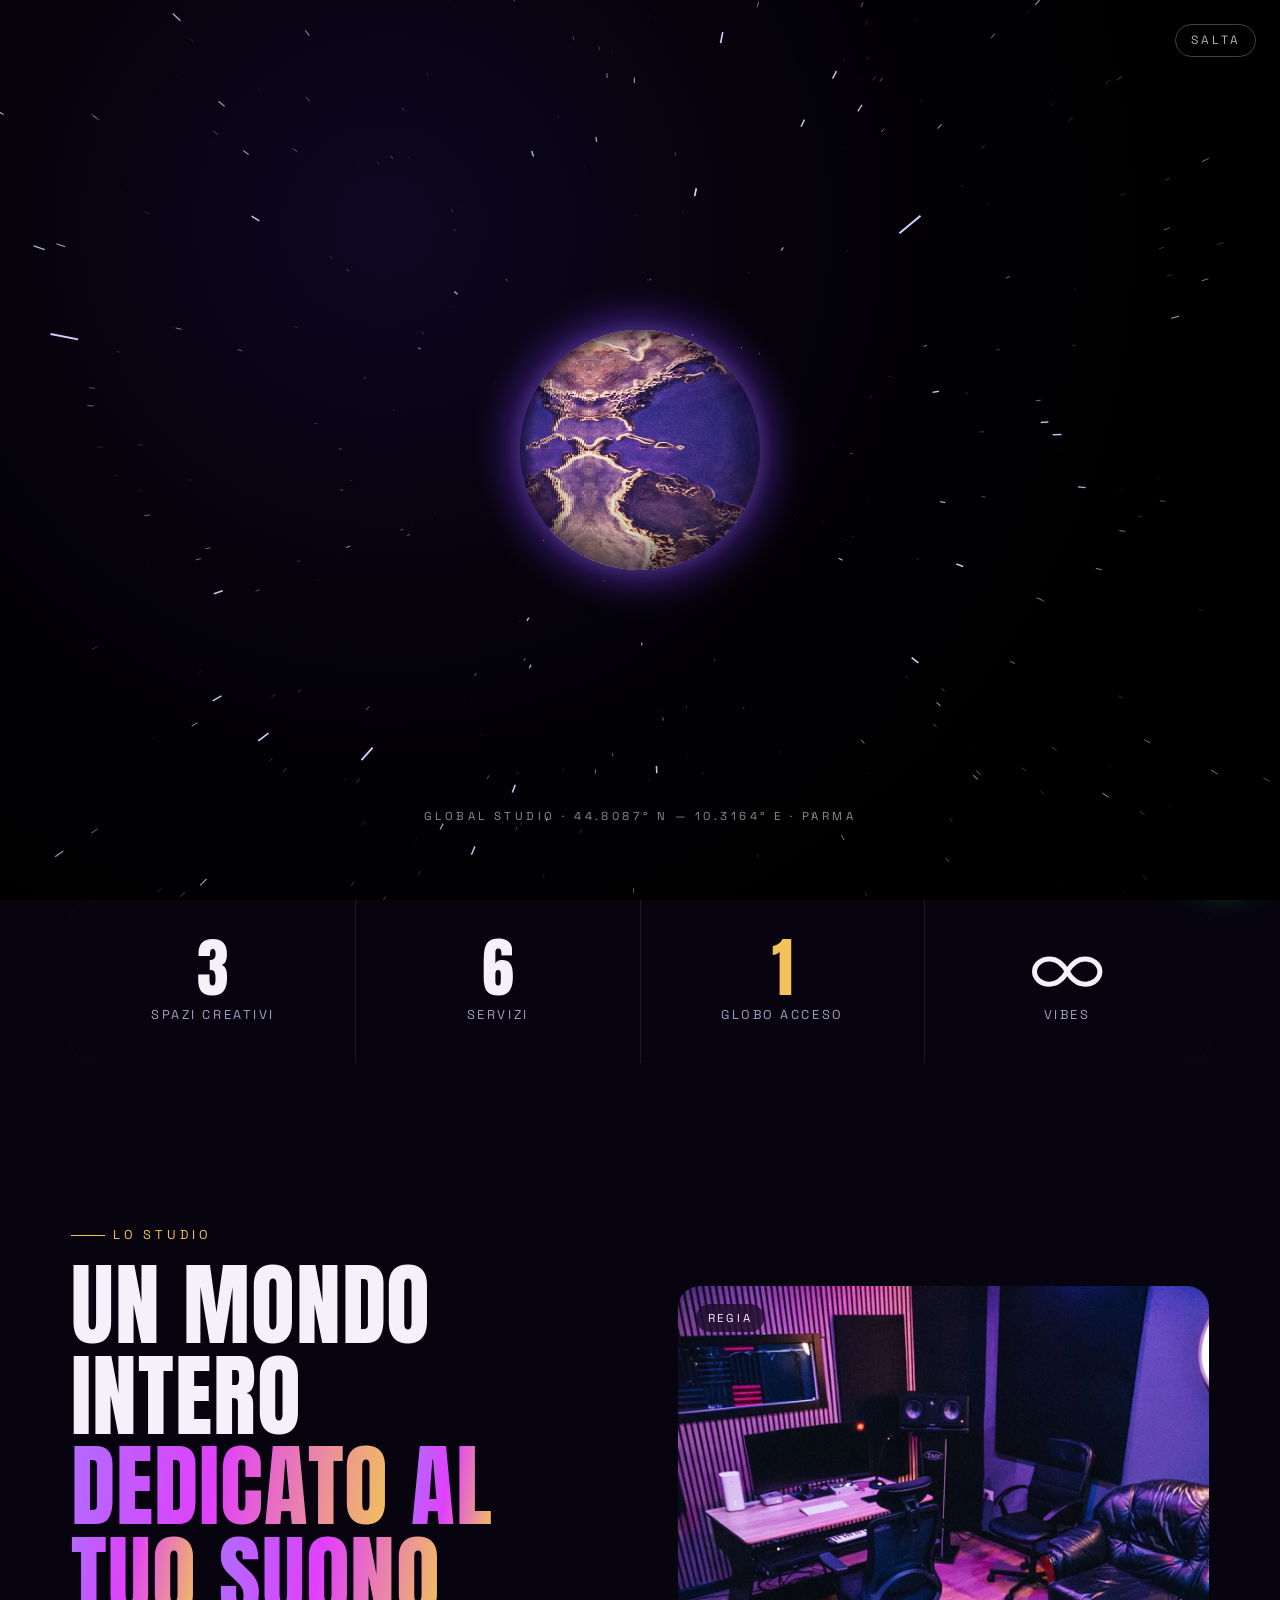
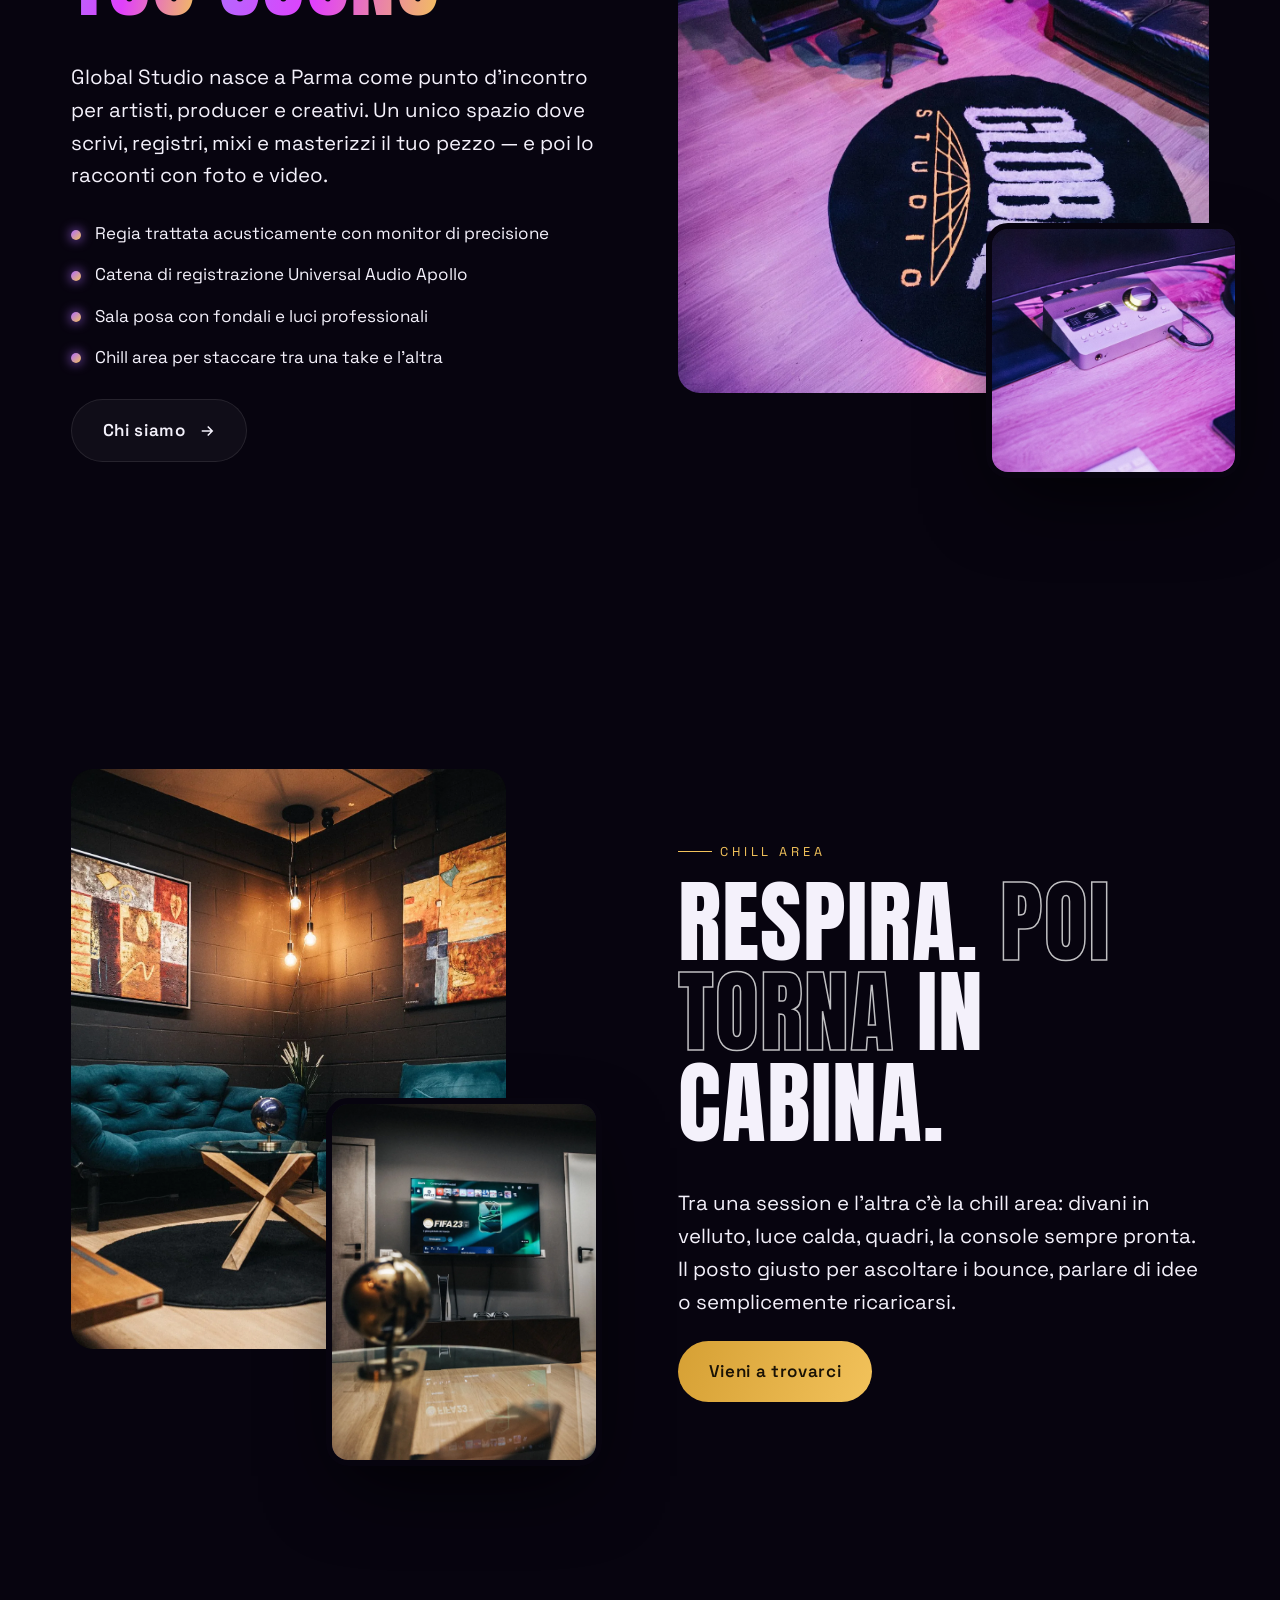
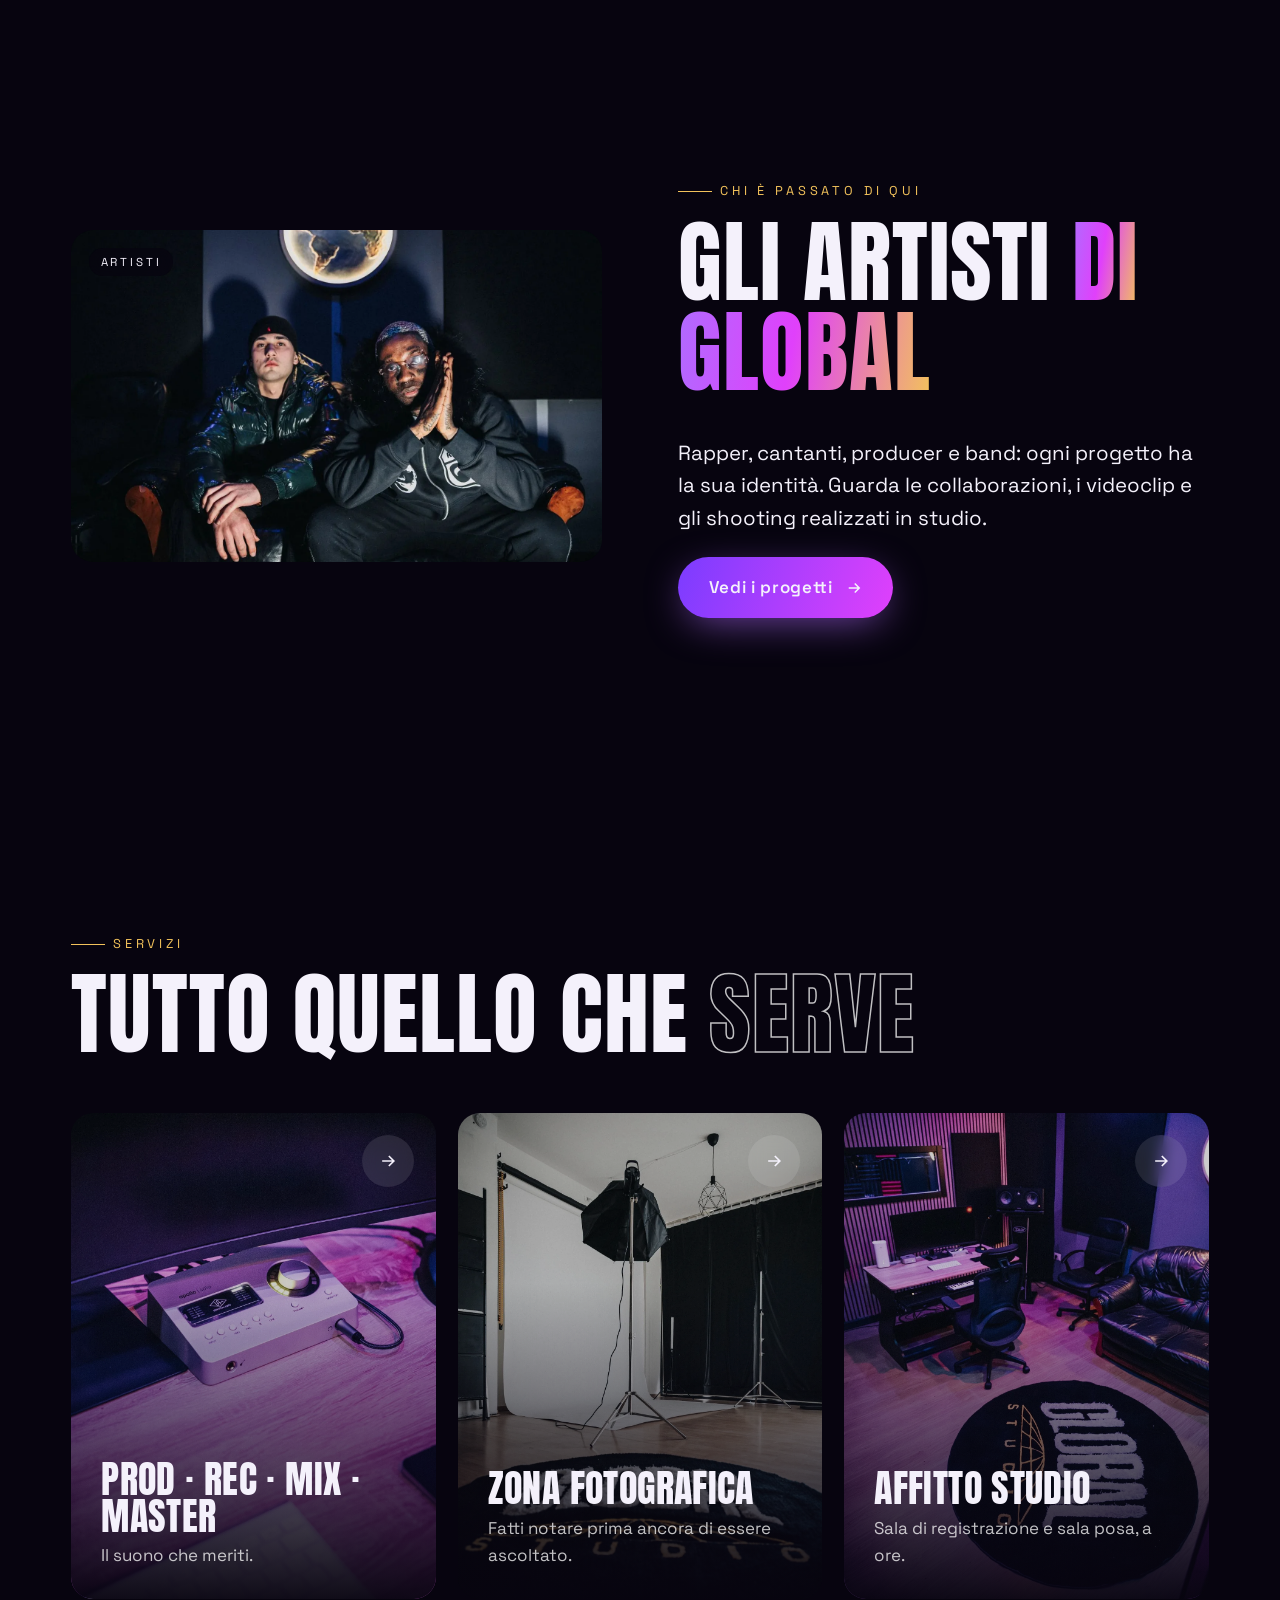
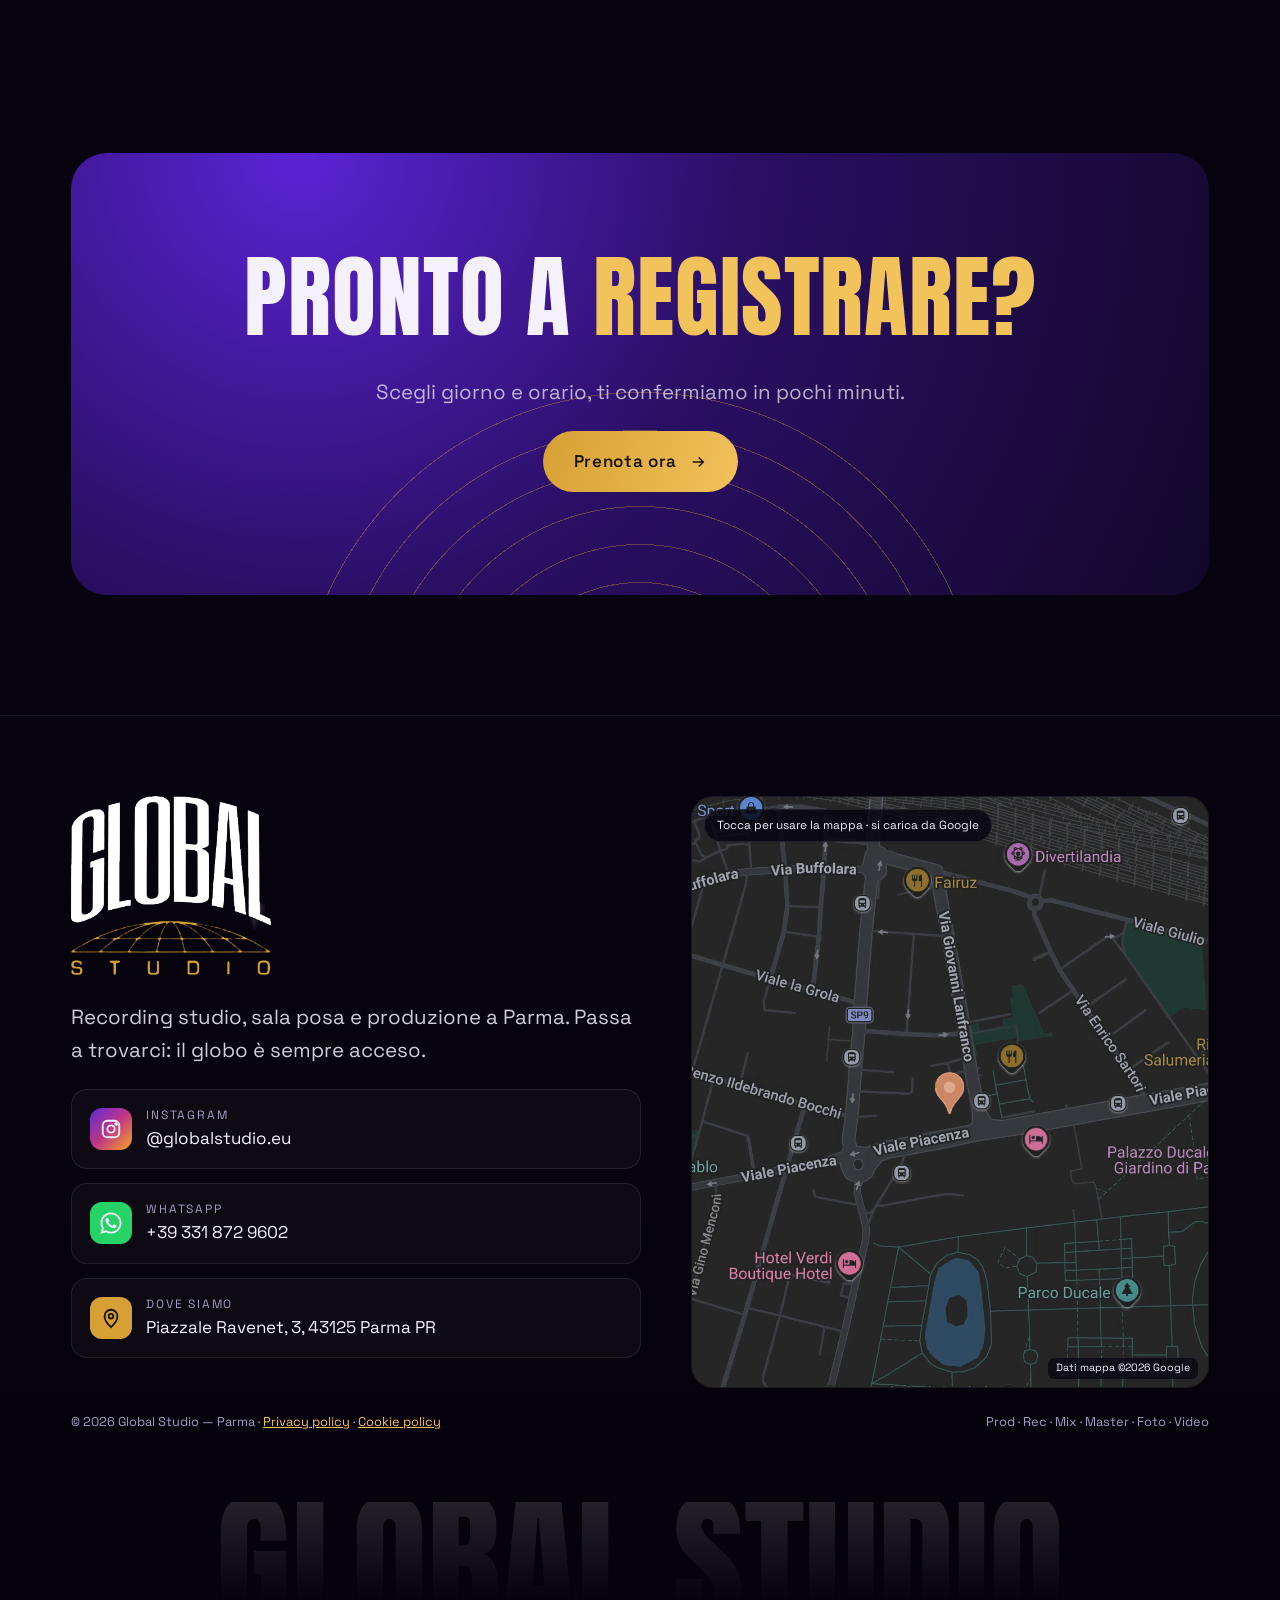
<file: sito/index.html>
<!DOCTYPE html>
<html lang="it">
<head>
  <meta charset="UTF-8">
  <meta name="viewport" content="width=device-width, initial-scale=1.0">
  <title>Global Studio — Recording Studio a Parma</title>
  <meta name="description" content="Global Studio, studio di registrazione a Parma: produzione, registrazione, mix e master, shooting foto e video, affitto sala di registrazione e sala posa.">
  <link rel="icon" href="assets/img/logo.png">
  <link rel="stylesheet" href="assets/fonts/fonts.css">
  <link rel="stylesheet" href="assets/css/style.css?v=17">
</head>
<body data-page="index.html">

  <!-- INTRO: dallo spazio fino all'impatto -->
  <div id="intro" aria-hidden="true">
    <canvas></canvas>
    <div class="flash"></div>
    <div class="intro-hud">Global Studio · 44.8087° N — 10.3164° E · Parma</div>
    <button class="intro-skip">Salta</button>
  </div>

  <header id="site-header"></header>

  <main>
    <!-- HERO con logo -->
    <section class="hero">
      <div class="hero-bg">
        <video src="assets/video/prima-pagina.mp4" muted loop playsinline preload="auto" poster="assets/img/affitto-studio.webp"></video>
        <canvas></canvas>
      </div>
      <div>
        <img src="assets/img/logo.png" alt="Global Studio" class="hero-logo">
        <div class="hero-tags" data-stagger>
          <span>Prod</span><span>Rec</span><span>Mix &amp; Master</span><span>Foto</span><span>Video</span><span>Affitto sale</span>
        </div>
        <div class="hero-actions">
          <a href="prenota.html" class="btn btn-primary magnetic">Prenota una sessione <svg class="arrow" width="18" height="18" viewBox="0 0 24 24" fill="none" stroke="currentColor" stroke-width="2"><path d="M5 12h14M13 6l6 6-6 6"/></svg></a>
          <a href="servizi.html" class="btn magnetic">Scopri i servizi</a>
        </div>
      </div>
    </section>


    <!-- STATS -->
    <section class="container">
      <div class="stats reveal">
        <div class="stat"><strong data-count="3">0</strong><span>Spazi creativi</span></div>
        <div class="stat"><strong data-count="6">0</strong><span>Servizi</span></div>
        <div class="stat"><strong class="gold">1</strong><span>Globo acceso</span></div>
        <div class="stat"><strong><svg class="inf" viewBox="0 0 64 28" fill="none" stroke="currentColor" stroke-width="4" stroke-linecap="round" aria-label="infinito"><path d="M32 14c-4-7-9-10-14-10C11 4 6 8.500 6 14s5 10 12 10c5 0 10-3 14-10 4-7 9-10 14-10 7 0 12 4.500 12 10s-5 10-12 10c-5 0-10-3-14-10z"/></svg></strong><span>Vibes</span></div>
      </div>
    </section>

    <!-- LO STUDIO -->
    <section class="section">
      <div class="container split">
        <div>
          <span class="eyebrow reveal">Lo studio</span>
          <h2 class="split-words">Un mondo intero <span class="grad">dedicato al tuo suono</span></h2>
          <p class="lead reveal">Global Studio nasce a Parma come punto d'incontro per artisti, producer e creativi. Un unico spazio dove scrivi, registri, mixi e masterizzi il tuo pezzo — e poi lo racconti con foto e video.</p>
          <ul class="feature-list" data-stagger>
            <li>Regia trattata acusticamente con monitor di precisione</li>
            <li>Catena di registrazione Universal Audio Apollo</li>
            <li>Sala posa con fondali e luci professionali</li>
            <li>Chill area per staccare tra una take e l'altra</li>
          </ul>
          <a href="about.html" class="btn magnetic reveal">Chi siamo <svg class="arrow" width="18" height="18" viewBox="0 0 24 24" fill="none" stroke="currentColor" stroke-width="2"><path d="M5 12h14M13 6l6 6-6 6"/></svg></a>
        </div>
        <div class="stack">
          <div class="media tall reveal" data-reveal="clip">
            <img src="assets/img/affitto-studio.webp" alt="La regia di Global Studio" loading="lazy">
            <span class="media-tag">Regia</span>
          </div>
          <div class="media square float reveal" data-reveal="zoom">
            <img src="assets/img/prod-rec-mix-master.webp" alt="Scheda audio Apollo Solo" loading="lazy">
          </div>
        </div>
      </div>
    </section>

    <!-- CHILL AREA -->
    <section class="section">
      <div class="container split reverse">
        <div>
          <span class="eyebrow reveal">Chill area</span>
          <h2 class="split-words">Respira. <span class="outline">Poi torna</span> in cabina.</h2>
          <p class="lead reveal">Tra una session e l'altra c'è la chill area: divani in velluto, luce calda, quadri, la console sempre pronta. Il posto giusto per ascoltare i bounce, parlare di idee o semplicemente ricaricarsi.</p>
          <a href="prenota.html" class="btn btn-gold magnetic reveal">Vieni a trovarci</a>
        </div>
        <div class="overlap">
          <div class="media tall main">
            <img src="assets/img/chill-area.webp" alt="Chill area con divani" loading="lazy">
          </div>
          <div class="media tall sub">
            <img src="assets/img/chill-area-2.webp" alt="Chill area con console" loading="lazy">
          </div>
        </div>
      </div>
    </section>

    <!-- ARTISTI -->
    <section class="section">
      <div class="container split">
        <div class="media wide reveal" data-reveal="zoom">
          <img src="assets/img/artisti-2.webp" alt="Artisti in studio" loading="lazy">
          <span class="media-tag">Artisti</span>
        </div>
        <div>
          <span class="eyebrow reveal">Chi è passato di qui</span>
          <h2 class="split-words">Gli artisti <span class="grad">di Global</span></h2>
          <p class="lead reveal">Rapper, cantanti, producer e band: ogni progetto ha la sua identità. Guarda le collaborazioni, i videoclip e gli shooting realizzati in studio.</p>
          <a href="progetti.html" class="btn btn-primary magnetic reveal">Vedi i progetti <svg class="arrow" width="18" height="18" viewBox="0 0 24 24" fill="none" stroke="currentColor" stroke-width="2"><path d="M5 12h14M13 6l6 6-6 6"/></svg></a>
        </div>
      </div>
    </section>


    <!-- SERVIZI preview -->
    <section class="section">
      <div class="container">
        <span class="eyebrow reveal">Servizi</span>
        <h2 class="split-words">Tutto quello che <span class="outline">serve</span></h2>
        <div class="svc-grid" data-stagger style="margin-top:50px">
          <a href="servizi.html#prod" class="svc-card">
            <img src="assets/img/prod-rec-mix-master.webp" alt="" loading="lazy">
            <span class="go"><svg width="20" height="20" viewBox="0 0 24 24" fill="none" stroke="currentColor" stroke-width="2"><path d="M5 12h14M13 6l6 6-6 6"/></svg></span>
            <div class="svc-body"><h3>Prod · Rec · Mix · Master</h3><p>Il suono che meriti.</p></div>
          </a>
          <a href="servizi.html#foto" class="svc-card">
            <img src="assets/img/shooting.webp" alt="" loading="lazy">
            <span class="go"><svg width="20" height="20" viewBox="0 0 24 24" fill="none" stroke="currentColor" stroke-width="2"><path d="M5 12h14M13 6l6 6-6 6"/></svg></span>
            <div class="svc-body"><h3>Zona fotografica</h3><p>Fatti notare prima ancora di essere ascoltato.</p></div>
          </a>
          <a href="servizi.html#affitto" class="svc-card">
            <img src="assets/img/affitto-studio.webp" alt="" loading="lazy">
            <span class="go"><svg width="20" height="20" viewBox="0 0 24 24" fill="none" stroke="currentColor" stroke-width="2"><path d="M5 12h14M13 6l6 6-6 6"/></svg></span>
            <div class="svc-body"><h3>Affitto studio</h3><p>Sala di registrazione e sala posa, a ore.</p></div>
          </a>
        </div>
      </div>
    </section>

    <!-- CTA -->
    <section class="container">
      <div class="cta-band reveal" data-reveal="zoom">
        <h2>Pronto a <span class="gold">registrare?</span></h2>
        <p class="lead">Scegli giorno e orario, ti confermiamo in pochi minuti.</p>
        <a href="prenota.html" class="btn btn-gold magnetic">Prenota ora <svg class="arrow" width="18" height="18" viewBox="0 0 24 24" fill="none" stroke="currentColor" stroke-width="2"><path d="M5 12h14M13 6l6 6-6 6"/></svg></a>
      </div>
    </section>
  </main>

  <footer id="site-footer"></footer>
  <script src="assets/js/main.js?v=10"></script>
</body>
</html>
</file>
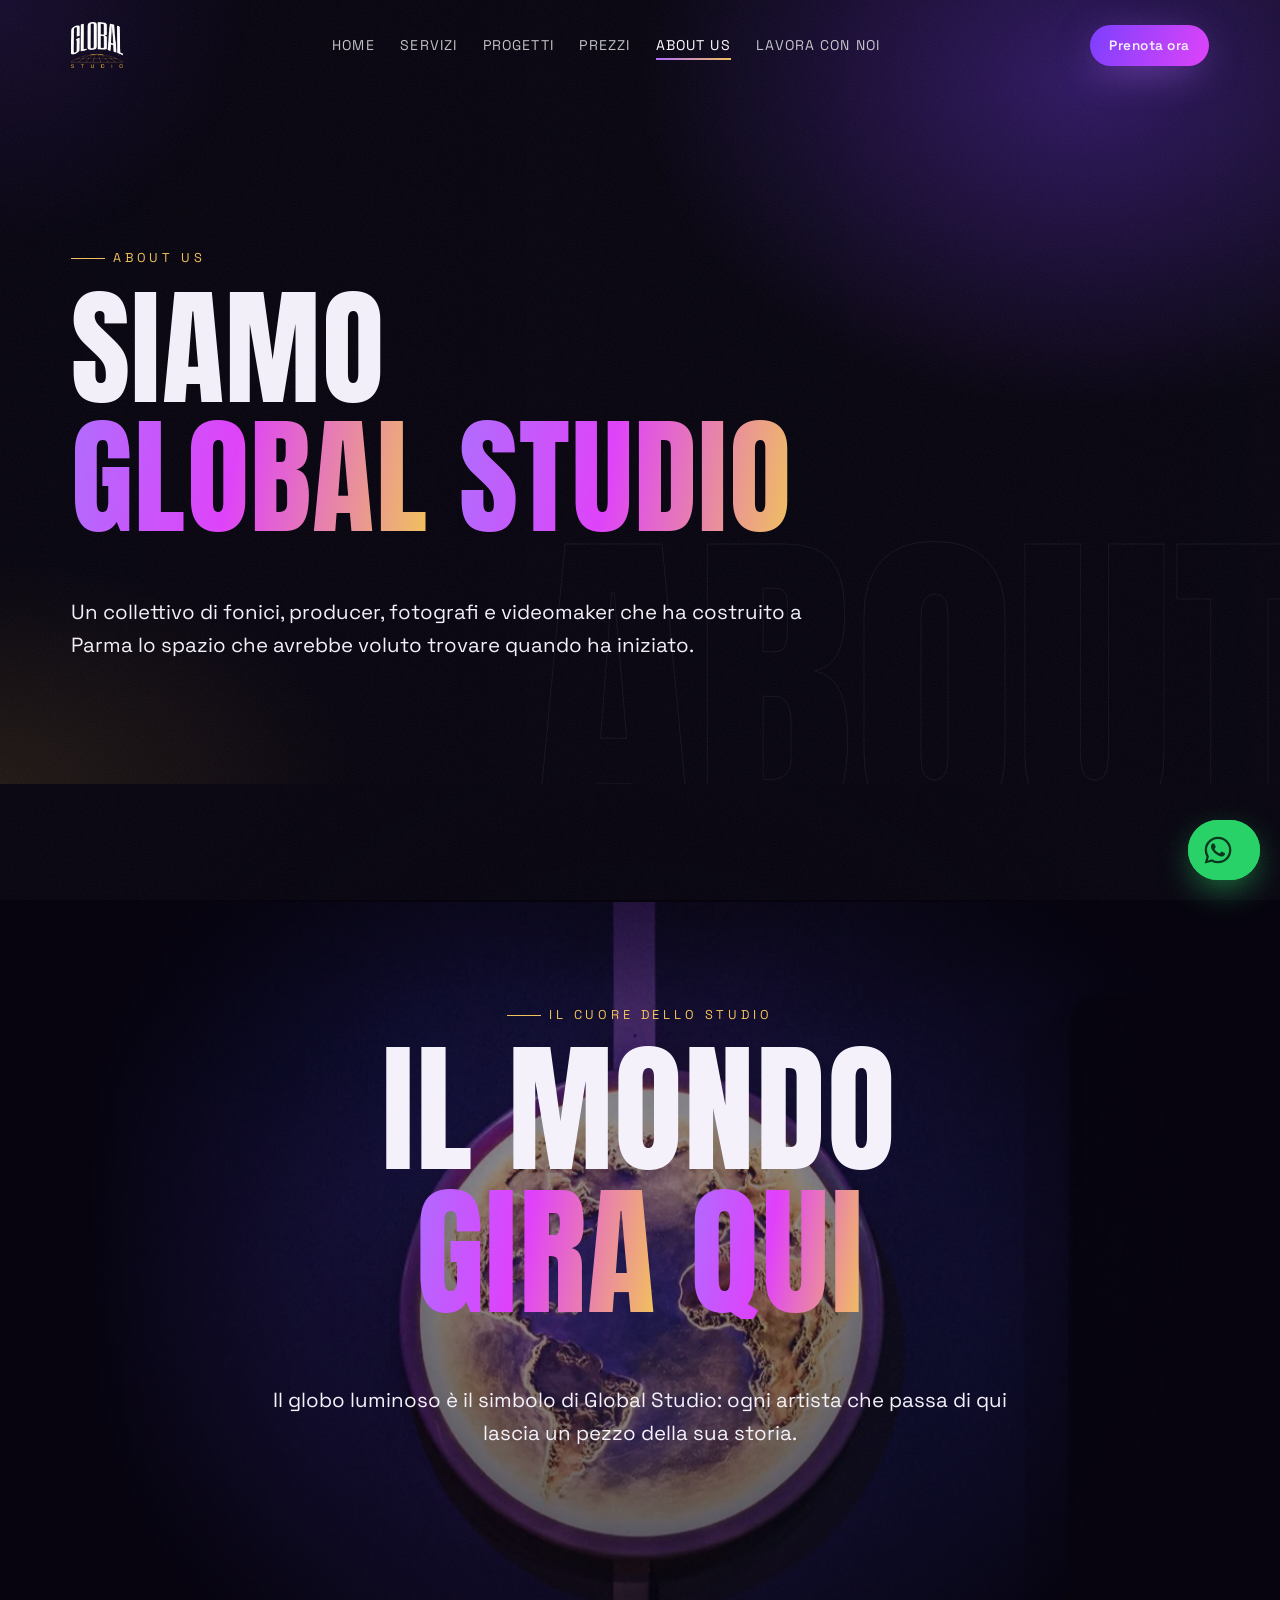
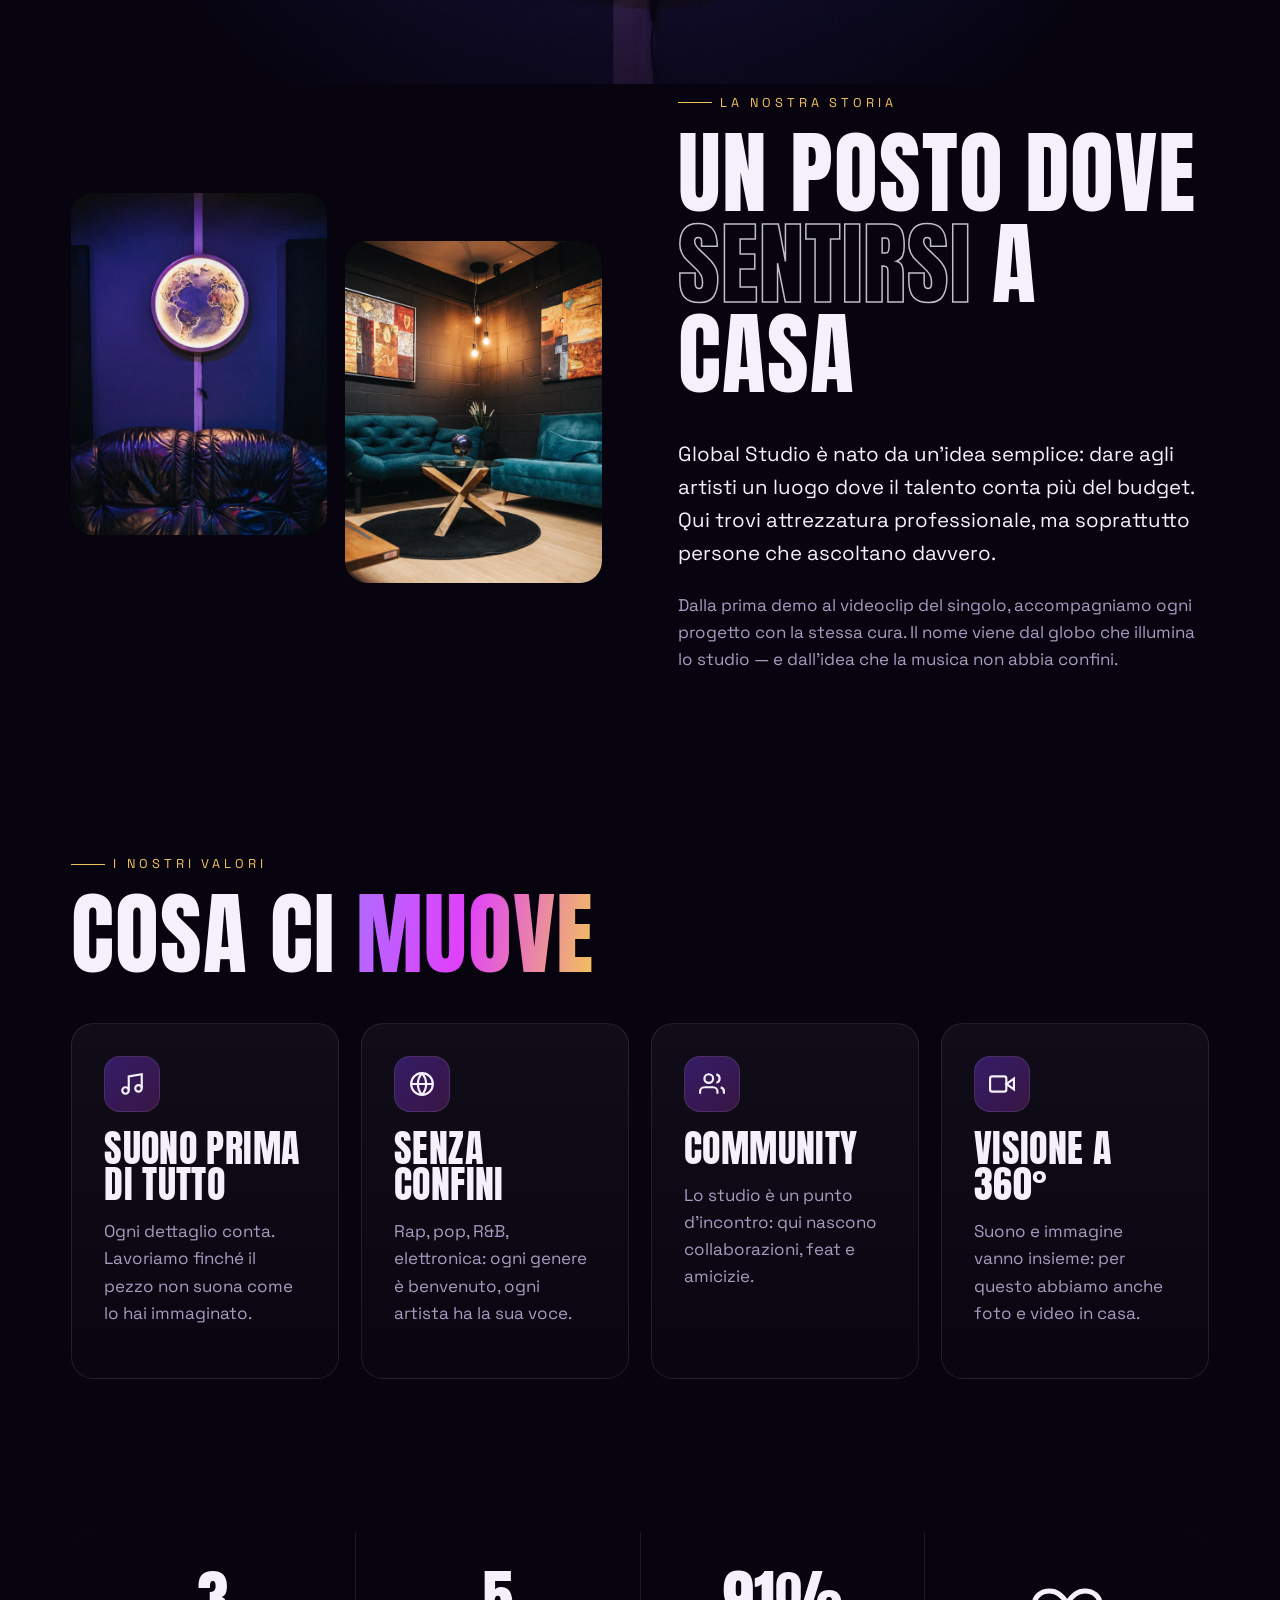
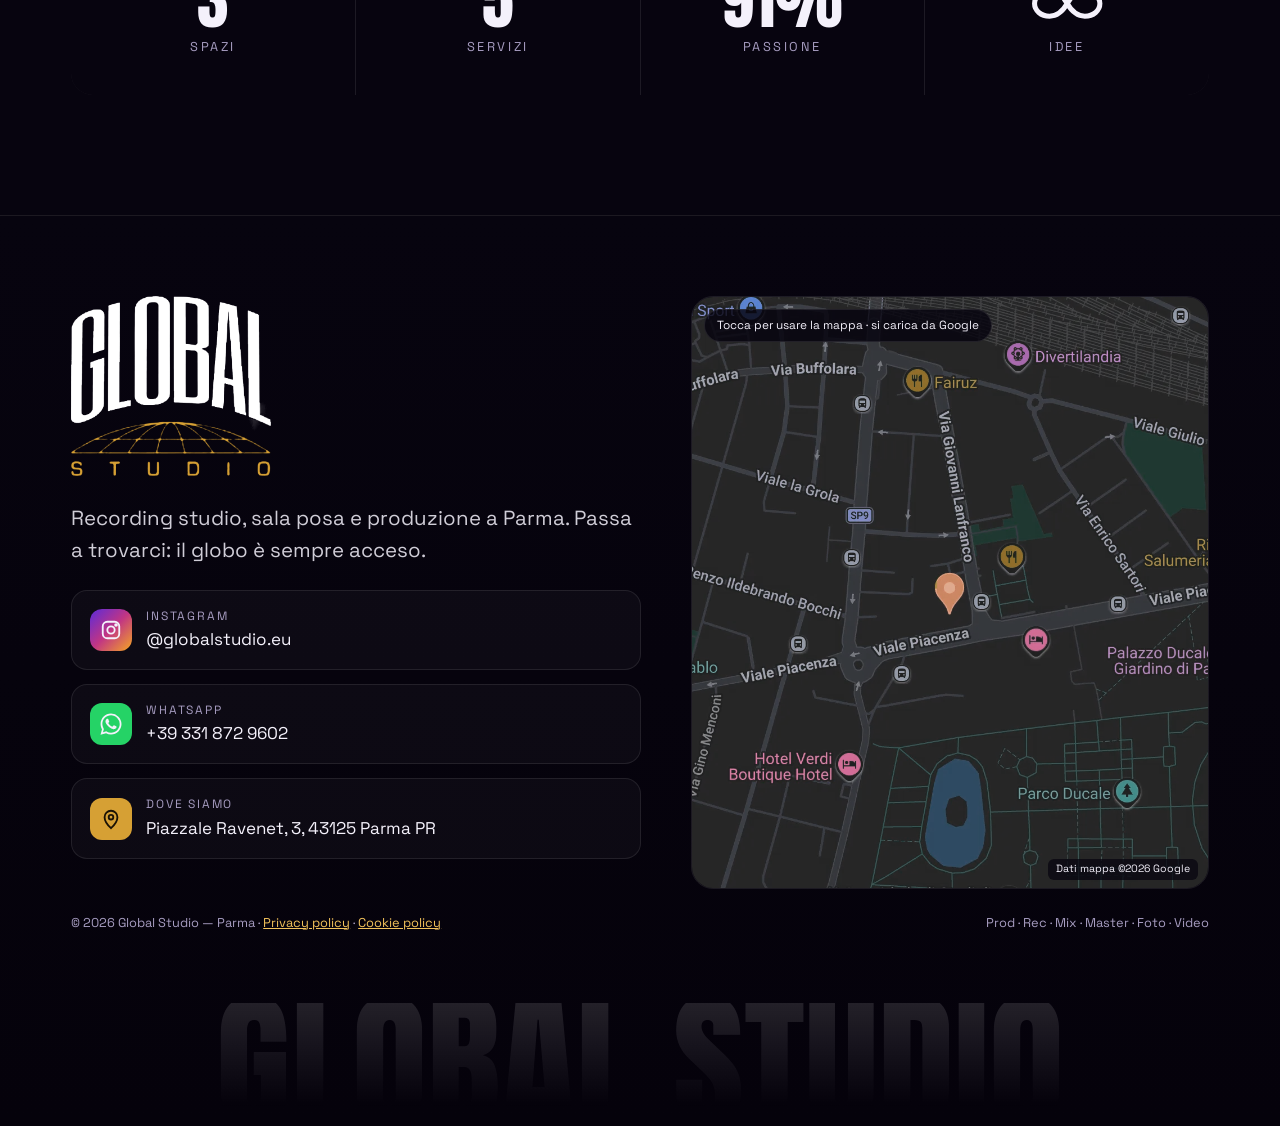
<file: sito/about.html>
<!DOCTYPE html>
<html lang="it">
<head>
  <meta charset="UTF-8">
  <meta name="viewport" content="width=device-width, initial-scale=1.0">
  <title>About us — Global Studio</title>
  <meta name="description" content="Chi siamo: Global Studio, studio di registrazione e sala posa a Parma.">
  <link rel="icon" href="assets/img/logo.png">
  <link rel="stylesheet" href="assets/fonts/fonts.css">
  <link rel="stylesheet" href="assets/css/style.css?v=17">
</head>
<body data-page="about.html">
  <header id="site-header"></header>

  <main>
    <section class="page-hero">
      <div class="page-hero-video" aria-hidden="true">
        <video src="assets/video/presentazione.mp4" autoplay muted loop playsinline preload="metadata"></video>
      </div>
      <div class="container">
        <span class="eyebrow reveal">About us</span>
        <h1 class="split-words">Siamo <br><span class="grad">Global Studio</span></h1>
        <p class="lead reveal">Un collettivo di fonici, producer, fotografi e videomaker che ha costruito a Parma lo spazio che avrebbe voluto trovare quando ha iniziato.</p>
      </div>
      <div class="bg-word">About</div>
    </section>

    <!-- GLOBO -->
    <section class="globe-feature">
      <div class="globe-img"><img src="assets/img/globo.webp" alt="" data-parallax="0.15" loading="lazy"></div>
      <div class="container">
        <span class="eyebrow reveal">Il cuore dello studio</span>
        <h2 class="split-words">Il mondo <br><span class="grad">gira qui</span></h2>
        <p class="lead reveal" style="margin-inline:auto">Il globo luminoso è il simbolo di Global Studio: ogni artista che passa di qui lascia un pezzo della sua storia.</p>
      </div>
    </section>

    <section class="section" style="padding-top:0">
      <div class="container split">
        <div class="duo">
          <div class="media tall">
            <img src="assets/img/globo.webp" alt="Il globo luminoso dello studio" loading="lazy">
          </div>
          <div class="media tall">
            <img src="assets/img/chill-area.webp" alt="Chill area" loading="lazy">
          </div>
        </div>
        <div>
          <span class="eyebrow reveal">La nostra storia</span>
          <h2 class="split-words">Un posto dove <span class="outline">sentirsi</span> a casa</h2>
          <p class="lead reveal">Global Studio è nato da un'idea semplice: dare agli artisti un luogo dove il talento conta più del budget. Qui trovi attrezzatura professionale, ma soprattutto persone che ascoltano davvero.</p>
          <p class="reveal">Dalla prima demo al videoclip del singolo, accompagniamo ogni progetto con la stessa cura. Il nome viene dal globo che illumina lo studio — e dall'idea che la musica non abbia confini.</p>
        </div>
      </div>
    </section>

    <section class="section" style="padding-top:0">
      <div class="container">
        <span class="eyebrow reveal">I nostri valori</span>
        <h2 class="split-words">Cosa ci <span class="grad">muove</span></h2>
        <div class="cards" data-stagger style="margin-top:40px">
          <div class="card tilt">
            <div class="icon"><svg viewBox="0 0 24 24" fill="none" stroke="currentColor" stroke-width="2"><path d="M9 18V5l12-2v13"/><circle cx="6" cy="18" r="3"/><circle cx="18" cy="16" r="3"/></svg></div>
            <h3>Suono prima di tutto</h3>
            <p>Ogni dettaglio conta. Lavoriamo finché il pezzo non suona come lo hai immaginato.</p>
          </div>
          <div class="card tilt">
            <div class="icon"><svg viewBox="0 0 24 24" fill="none" stroke="currentColor" stroke-width="2"><circle cx="12" cy="12" r="10"/><path d="M2 12h20M12 2a15 15 0 0 1 0 20M12 2a15 15 0 0 0 0 20"/></svg></div>
            <h3>Senza confini</h3>
            <p>Rap, pop, R&amp;B, elettronica: ogni genere è benvenuto, ogni artista ha la sua voce.</p>
          </div>
          <div class="card tilt">
            <div class="icon"><svg viewBox="0 0 24 24" fill="none" stroke="currentColor" stroke-width="2"><path d="M17 21v-2a4 4 0 0 0-4-4H5a4 4 0 0 0-4 4v2"/><circle cx="9" cy="7" r="4"/><path d="M23 21v-2a4 4 0 0 0-3-3.87M16 3.13a4 4 0 0 1 0 7.75"/></svg></div>
            <h3>Community</h3>
            <p>Lo studio è un punto d'incontro: qui nascono collaborazioni, feat e amicizie.</p>
          </div>
          <div class="card tilt">
            <div class="icon"><svg viewBox="0 0 24 24" fill="none" stroke="currentColor" stroke-width="2"><path d="M23 7l-7 5 7 5V7z"/><rect x="1" y="5" width="15" height="14" rx="2"/></svg></div>
            <h3>Visione a 360°</h3>
            <p>Suono e immagine vanno insieme: per questo abbiamo anche foto e video in casa.</p>
          </div>
        </div>
      </div>
    </section>

    <section class="container">
      <div class="stats reveal">
        <div class="stat"><strong data-count="3">0</strong><span>Spazi</span></div>
        <div class="stat"><strong data-count="6">0</strong><span>Servizi</span></div>
        <div class="stat"><strong data-count="100" data-suffix="%">0</strong><span>Passione</span></div>
        <div class="stat"><strong><svg class="inf" viewBox="0 0 64 28" fill="none" stroke="currentColor" stroke-width="4" stroke-linecap="round" aria-label="infinito"><path d="M32 14c-4-7-9-10-14-10C11 4 6 8.500 6 14s5 10 12 10c5 0 10-3 14-10 4-7 9-10 14-10 7 0 12 4.500 12 10s-5 10-12 10c-5 0-10-3-14-10z"/></svg></strong><span>Idee</span></div>
      </div>
    </section>

  </main>

  <footer id="site-footer"></footer>
  <script src="assets/js/main.js?v=10"></script>
</body>
</html>
</file>
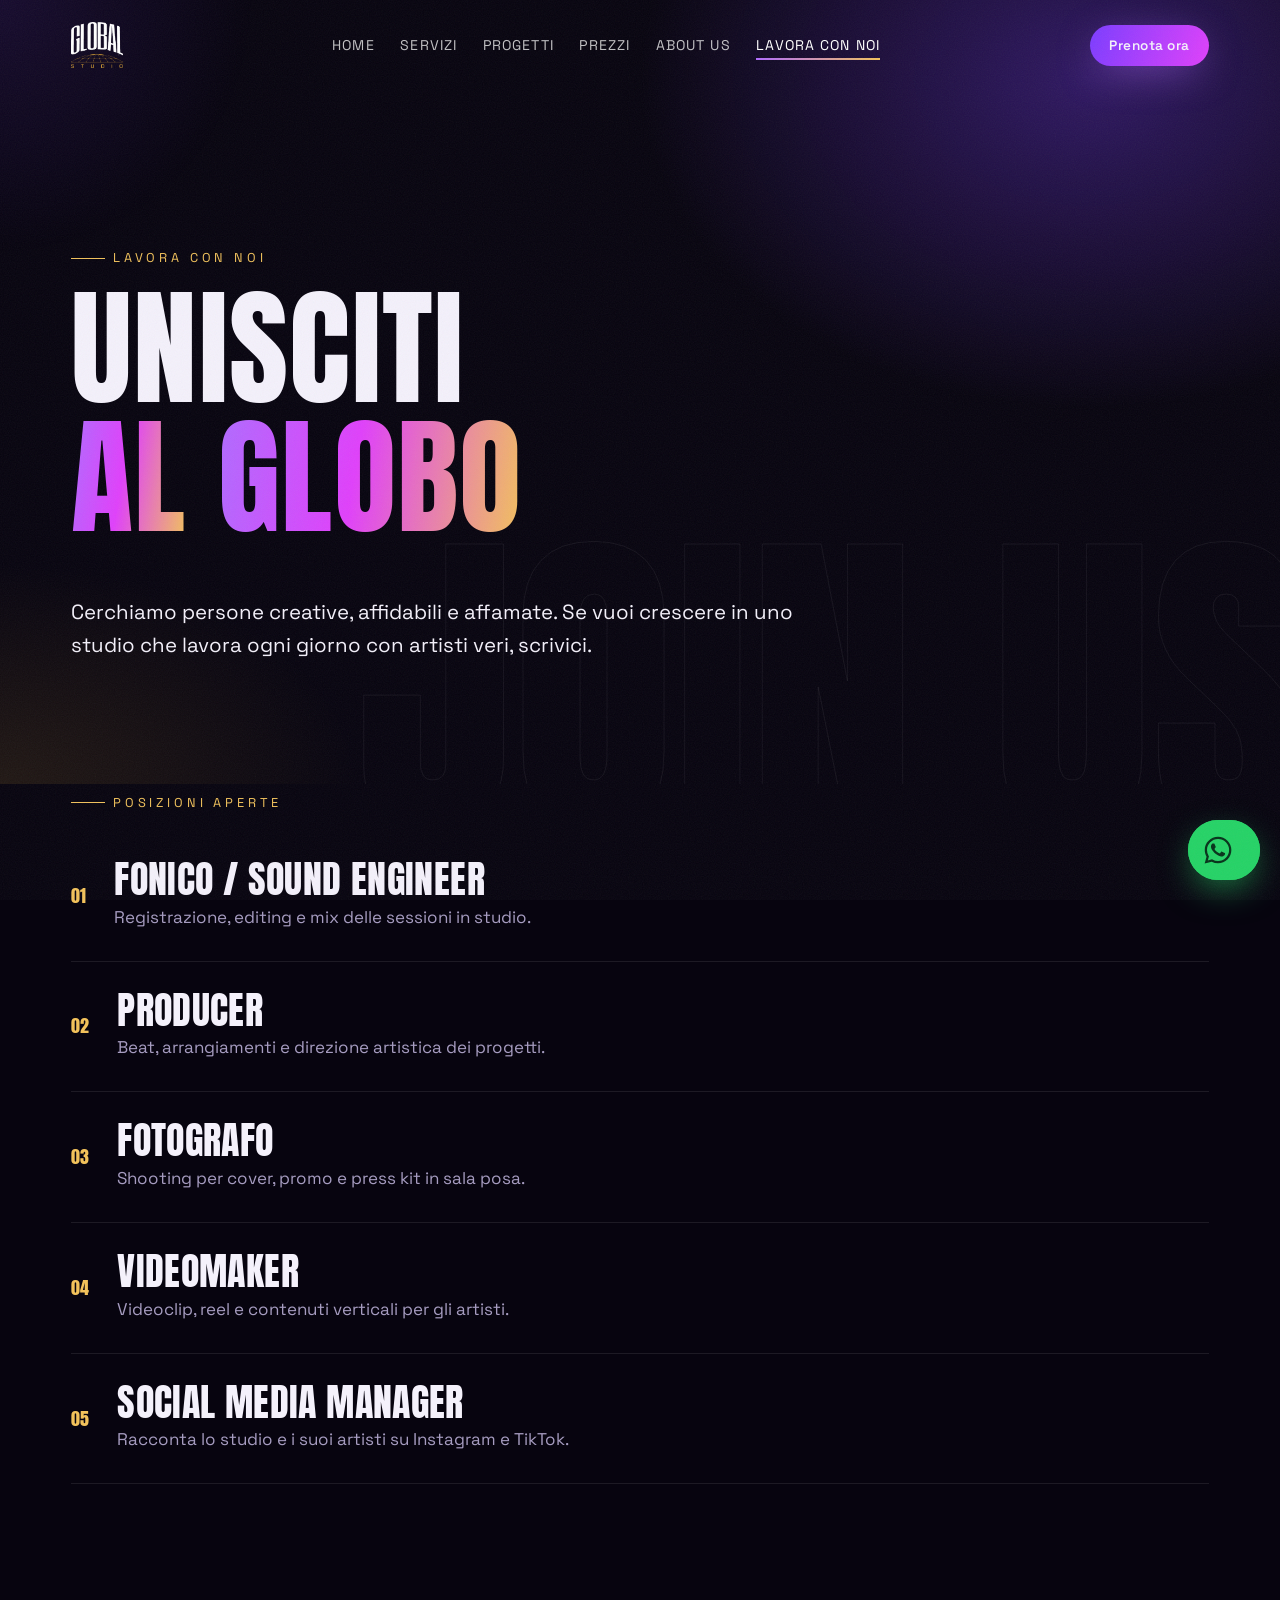
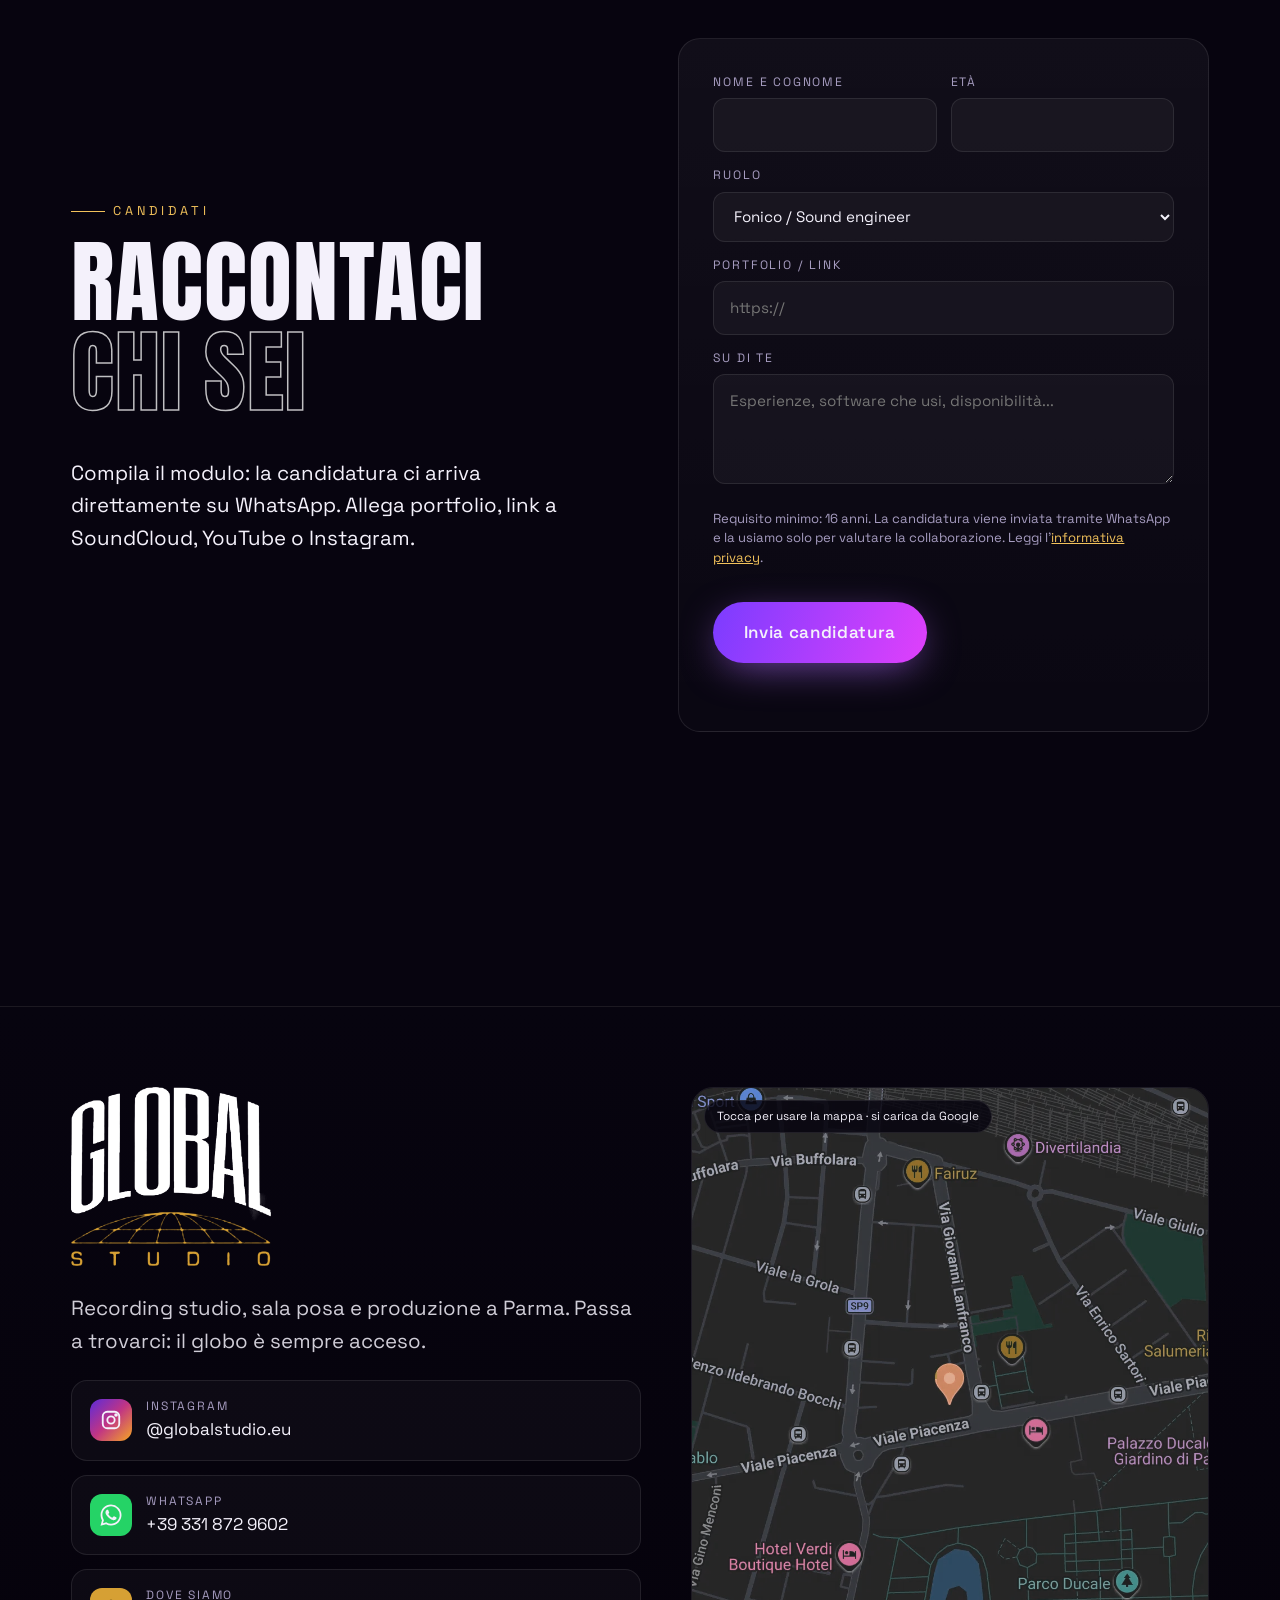
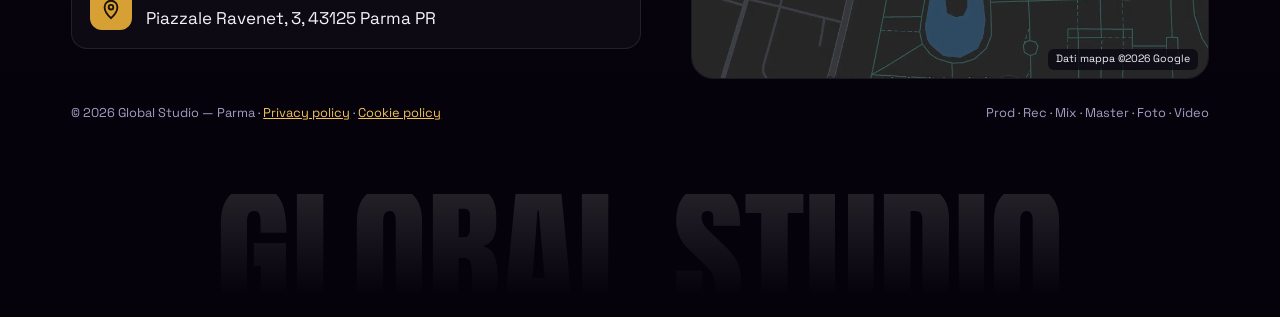
<file: sito/lavora-con-noi.html>
<!DOCTYPE html>
<html lang="it">
<head>
  <meta charset="UTF-8">
  <meta name="viewport" content="width=device-width, initial-scale=1.0">
  <title>Lavora con noi — Global Studio</title>
  <meta name="description" content="Entra nel team di Global Studio: fonici, producer, fotografi, videomaker e social media manager.">
  <link rel="icon" href="assets/img/logo.png">
  <link rel="stylesheet" href="assets/fonts/fonts.css">
  <link rel="stylesheet" href="assets/css/style.css?v=17">
</head>
<body data-page="lavora-con-noi.html">
  <header id="site-header"></header>

  <main>
    <section class="page-hero">
      <div class="container">
        <span class="eyebrow reveal">Lavora con noi</span>
        <h1 class="split-words">Unisciti <br><span class="grad">al globo</span></h1>
        <p class="lead reveal">Cerchiamo persone creative, affidabili e affamate. Se vuoi crescere in uno studio che lavora ogni giorno con artisti veri, scrivici.</p>
      </div>
      <div class="bg-word">Join us</div>
    </section>

    <section class="section" style="padding-top:0">
      <div class="container">
        <span class="eyebrow reveal">Posizioni aperte</span>
        <div class="jobs" data-stagger>
          <div class="job" data-role="Fonico / Sound engineer"><span class="idx">01</span><div><h3>Fonico / Sound engineer</h3><p>Registrazione, editing e mix delle sessioni in studio.</p></div></div>
          <div class="job" data-role="Producer"><span class="idx">02</span><div><h3>Producer</h3><p>Beat, arrangiamenti e direzione artistica dei progetti.</p></div></div>
          <div class="job" data-role="Fotografo"><span class="idx">03</span><div><h3>Fotografo</h3><p>Shooting per cover, promo e press kit in sala posa.</p></div></div>
          <div class="job" data-role="Videomaker"><span class="idx">04</span><div><h3>Videomaker</h3><p>Videoclip, reel e contenuti verticali per gli artisti.</p></div></div>
          <div class="job" data-role="Social media manager"><span class="idx">05</span><div><h3>Social media manager</h3><p>Racconta lo studio e i suoi artisti su Instagram e TikTok.</p></div></div>
        </div>
      </div>
    </section>

    <section class="section" style="padding-top:0" id="candidati">
      <div class="container split">
        <div>
          <span class="eyebrow reveal">Candidati</span>
          <h2 class="split-words">Raccontaci <span class="outline">chi sei</span></h2>
          <p class="lead reveal">Compila il modulo: la candidatura ci arriva direttamente su WhatsApp. Allega portfolio, link a SoundCloud, YouTube o Instagram.</p>
        </div>
        <form class="panel reveal" id="job-form" novalidate>
          <div class="form-grid">
            <div class="field"><label for="j-name">Nome e cognome</label><input id="j-name" required></div>
            <div class="field"><label for="j-age">Età</label><input id="j-age" type="number" min="16" max="99"></div>
            <div class="field full"><label for="j-role">Ruolo</label>
              <select id="j-role">
                <option>Fonico / Sound engineer</option>
                <option>Producer</option>
                <option>Fotografo</option>
                <option>Videomaker</option>
                <option>Social media manager</option>
                <option>Candidatura spontanea</option>
              </select>
            </div>
            <div class="field full"><label for="j-link">Portfolio / link</label><input id="j-link" placeholder="https://"></div>
            <div class="field full"><label for="j-msg">Su di te</label><textarea id="j-msg" required placeholder="Esperienze, software che usi, disponibilità..."></textarea></div>
          </div>
          <p class="form-privacy">Requisito minimo: 16 anni. La candidatura viene inviata tramite WhatsApp e la usiamo solo per valutare la collaborazione. Leggi l'<a href="privacy.html#candidature">informativa privacy</a>.</p>
          <button class="btn btn-primary" style="margin-top:20px" type="submit">Invia candidatura</button>
          <div class="form-msg" aria-live="polite"></div>
        </form>
      </div>
    </section>
  </main>

  <footer id="site-footer"></footer>
  <script src="assets/js/main.js?v=10"></script>
  <script>
    const form = document.getElementById("job-form");
    const msg = form.querySelector(".form-msg");
    document.querySelectorAll(".job").forEach((job) =>
      job.addEventListener("click", () => {
        document.getElementById("j-role").value = job.dataset.role;
        document.getElementById("candidati").scrollIntoView({ behavior: "smooth" });
      })
    );
    form.addEventListener("submit", (e) => {
      e.preventDefault();
      const v = (id) => document.getElementById(id).value.trim();
      if (v("j-age") && Number(v("j-age")) < 16) {
        msg.className = "form-msg err";
        msg.textContent = "Per candidarti devi avere almeno 16 anni.";
        return;
      }
      if (!v("j-name") || !v("j-msg")) {
        msg.className = "form-msg err";
        msg.textContent = "Inserisci almeno nome e qualcosa su di te.";
        return;
      }
      const text = [
        "*Candidatura — Lavora con noi*",
        `Nome: ${v("j-name")}`,
        v("j-age") ? `Età: ${v("j-age")}` : null,
        `Ruolo: ${v("j-role")}`,
        v("j-link") ? `Portfolio: ${v("j-link")}` : null,
        "",
        v("j-msg"),
      ].filter((l) => l !== null).join("\n");
      window.open(`https://wa.me/393318729602?text=${encodeURIComponent(text)}`, "_blank");
      msg.className = "form-msg ok";
      msg.textContent = "Perfetto! Si è aperto WhatsApp con la tua candidatura: premi invio.";
    });
  </script>
</body>
</html>
</file>
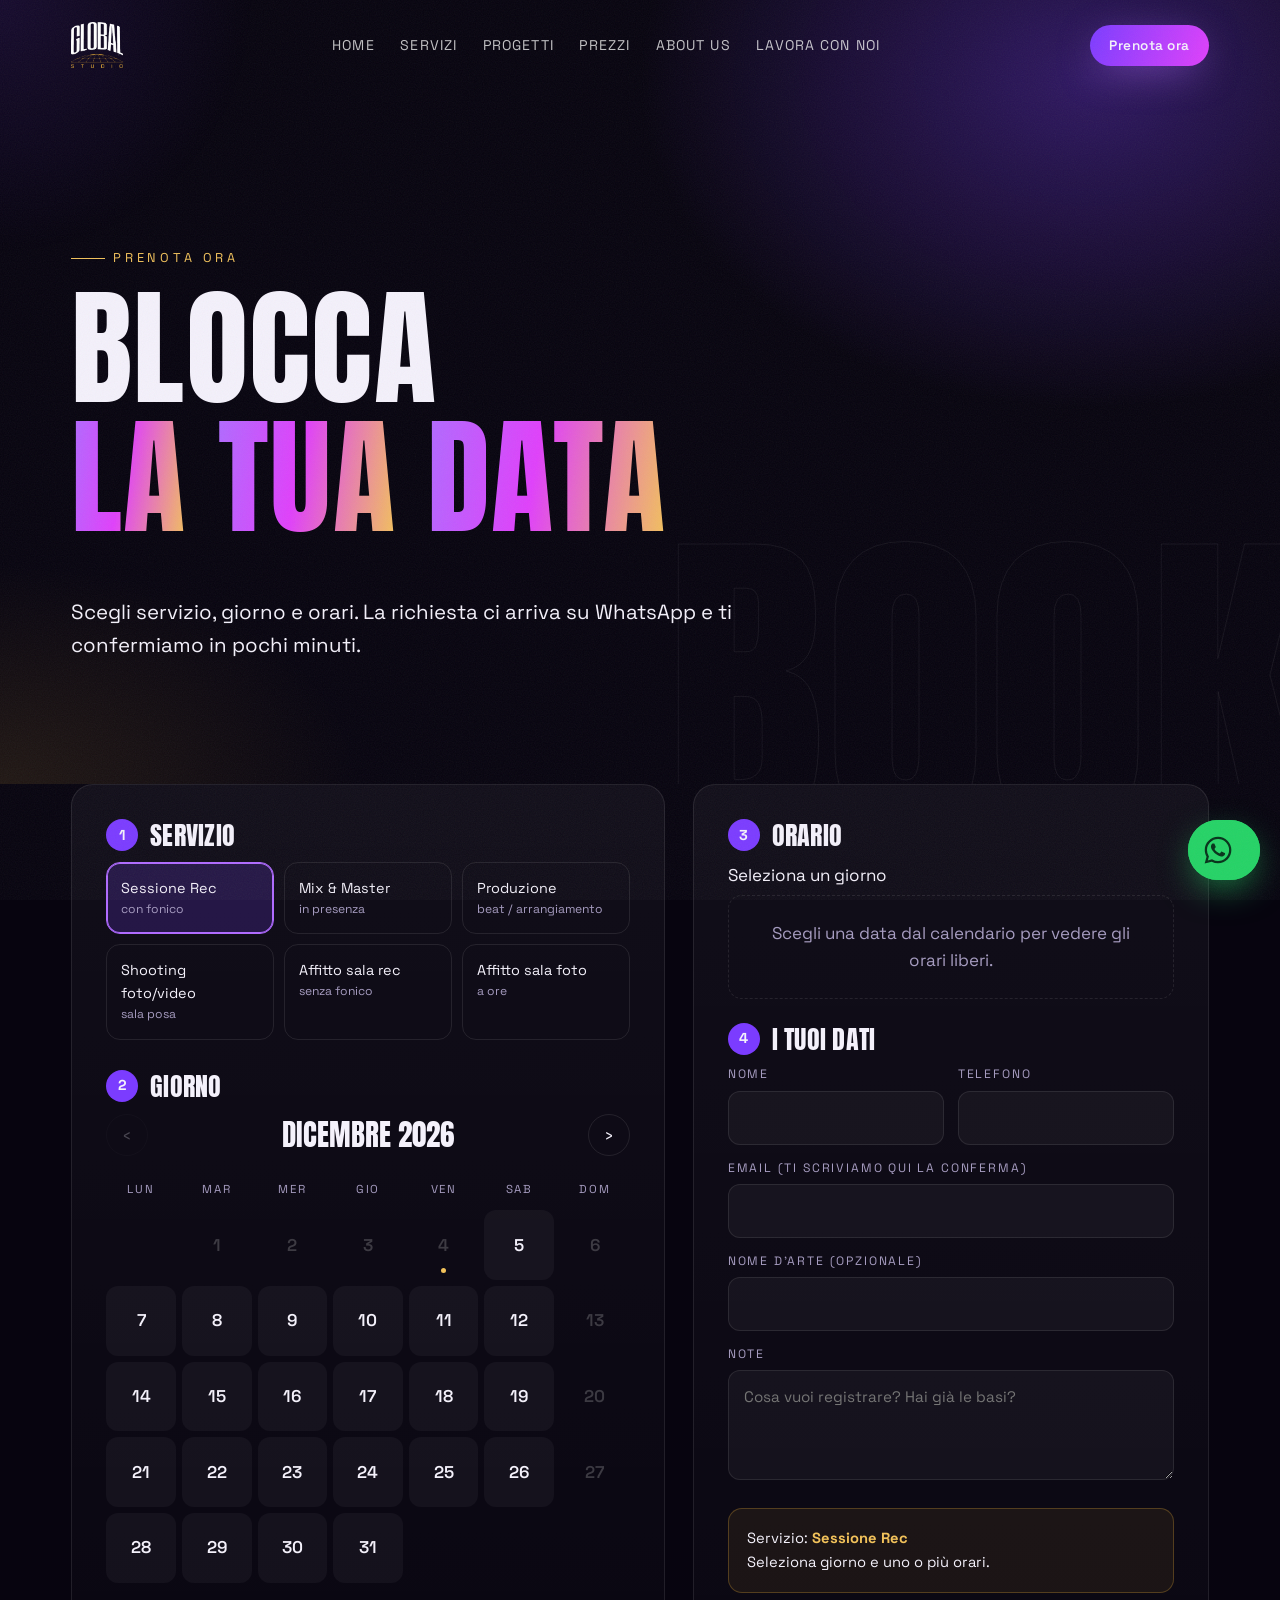
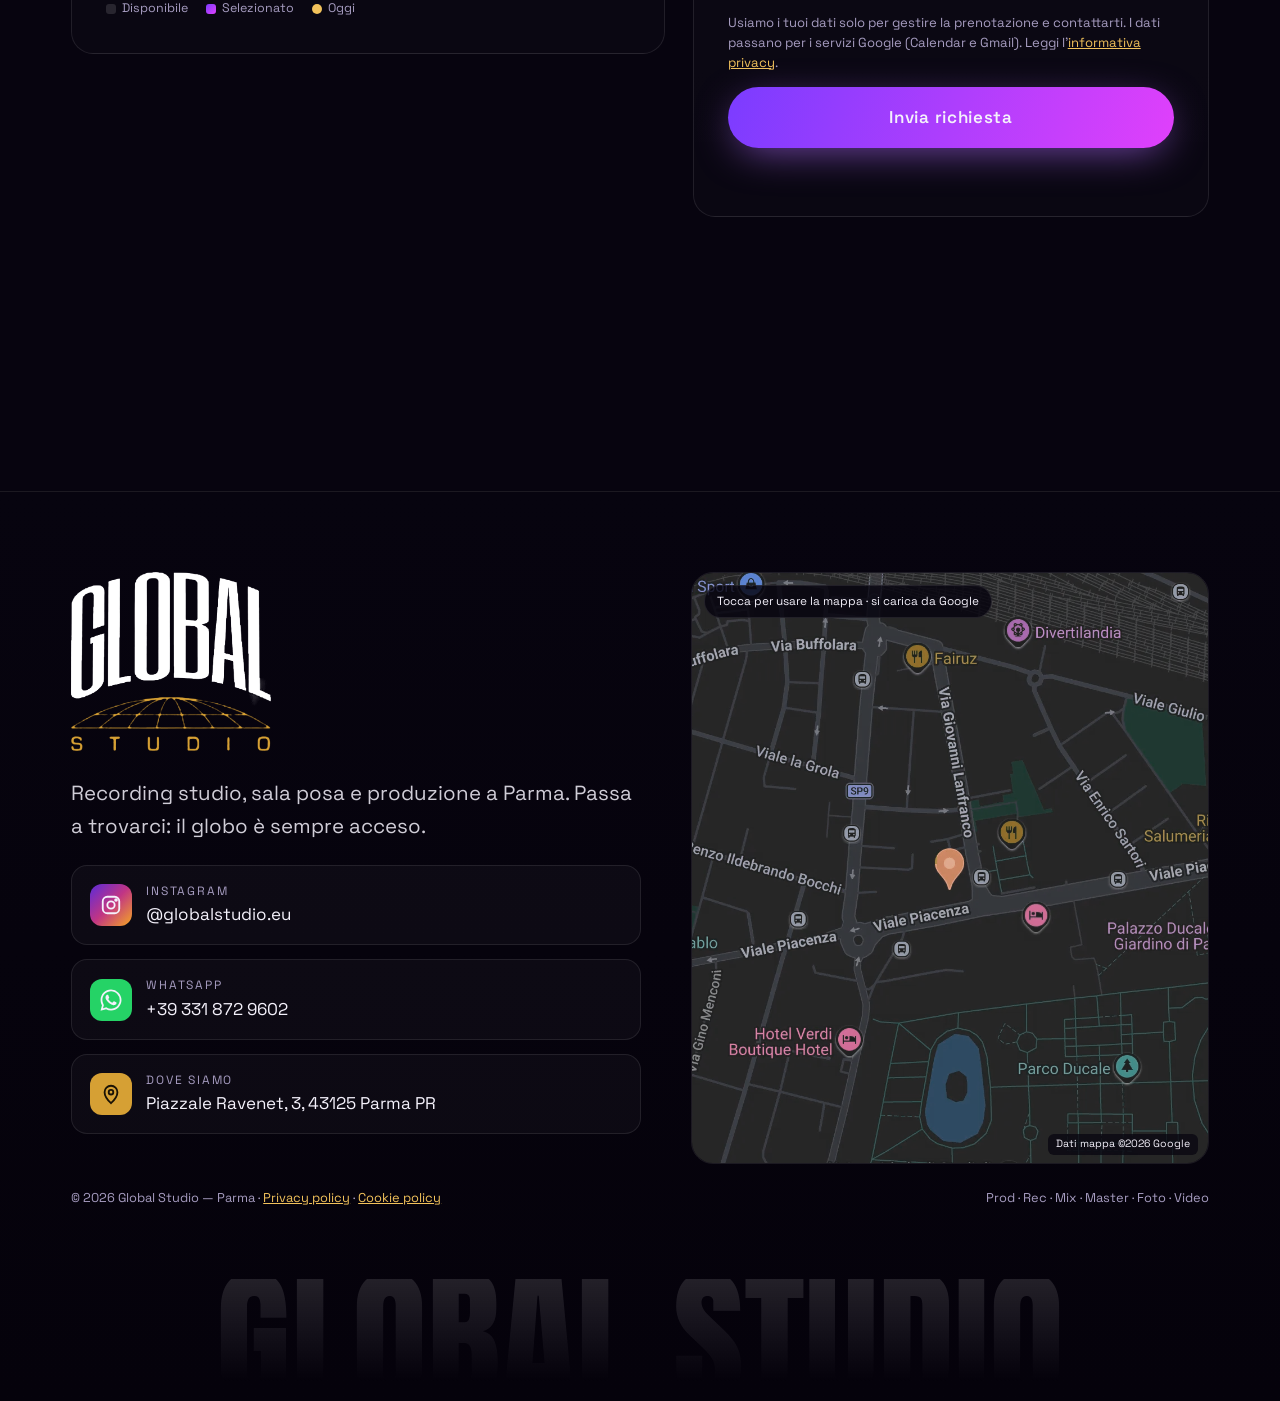
<file: sito/prenota.html>
<!DOCTYPE html>
<html lang="it">
<head>
  <meta charset="UTF-8">
  <meta name="viewport" content="width=device-width, initial-scale=1.0">
  <title>Prenota ora — Global Studio</title>
  <meta name="description" content="Prenota una sessione di registrazione, uno shooting o l'affitto sala a Global Studio, Parma.">
  <link rel="icon" href="assets/img/logo.png">
  <link rel="stylesheet" href="assets/fonts/fonts.css">
  <link rel="stylesheet" href="assets/css/style.css?v=17">
</head>
<body data-page="prenota.html">
  <header id="site-header"></header>

  <main>
    <section class="page-hero">
      <div class="container">
        <span class="eyebrow reveal">Prenota ora</span>
        <h1 class="split-words">Blocca <br><span class="grad">la tua data</span></h1>
        <p class="lead reveal">Scegli servizio, giorno e orari. La richiesta ci arriva su WhatsApp e ti confermiamo in pochi minuti.</p>
      </div>
      <div class="bg-word">Book</div>
    </section>

    <section class="section" style="padding-top:0">
      <div class="container booking" id="booking">
        <div class="panel reveal">
          <h3><span class="n">1</span> Servizio</h3>
          <div class="service-pick"></div>

          <h3><span class="n">2</span> Giorno</h3>
          <div class="cal-head">
            <button type="button" class="cal-nav cal-prev" aria-label="Mese precedente">‹</button>
            <strong></strong>
            <button type="button" class="cal-nav cal-next" aria-label="Mese successivo">›</button>
          </div>
          <div class="cal-grid"></div>
          <div class="cal-legend">
            <span><i style="background:rgba(255,255,255,.12)"></i>Disponibile</span>
            <span><i style="background:linear-gradient(135deg,#7b3cff,#e040fb)"></i>Selezionato</span>
            <span><i style="background:#f2c25b;border-radius:50%"></i>Oggi</span>
          </div>
        </div>

        <form class="panel reveal" data-reveal="right" novalidate>
          <h3><span class="n">3</span> Orario</h3>
          <p class="day-label" style="color:var(--text);margin-bottom:6px"></p>
          <div class="slots-wrap"></div>

          <h3><span class="n">4</span> I tuoi dati</h3>
          <div class="form-grid">
            <div class="field"><label for="b-name">Nome</label><input id="b-name" name="name" autocomplete="name" required></div>
            <div class="field"><label for="b-phone">Telefono</label><input id="b-phone" name="phone" type="tel" autocomplete="tel" required></div>
            <div class="field full"><label for="b-email">Email (ti scriviamo qui la conferma)</label><input id="b-email" name="email" type="email" autocomplete="email" required></div>
            <div class="field full"><label for="b-artist">Nome d'arte (opzionale)</label><input id="b-artist" name="artist"></div>
            <div class="field full" aria-hidden="true" style="position:absolute;left:-9999px;width:1px;height:1px;overflow:hidden"><label for="b-website">Non compilare</label><input id="b-website" name="website" tabindex="-1" autocomplete="off"></div>
            <div class="field full"><label for="b-notes">Note</label><textarea id="b-notes" name="notes" placeholder="Cosa vuoi registrare? Hai già le basi?"></textarea></div>
          </div>
          <div class="summary"></div>
          <p class="form-privacy">Usiamo i tuoi dati solo per gestire la prenotazione e contattarti. I dati passano per i servizi Google (Calendar e Gmail). Leggi l'<a href="privacy.html#prenotazioni">informativa privacy</a>.</p>
          <button type="submit" class="btn btn-primary" style="width:100%;justify-content:center">
            Invia richiesta
          </button>
          <div class="form-msg" aria-live="polite"></div>
        </form>
      </div>
    </section>
  </main>

  <footer id="site-footer"></footer>
  <script src="assets/js/main.js?v=10"></script>
  <script src="assets/js/booking.js?v=6"></script>
</body>
</html>
</file>
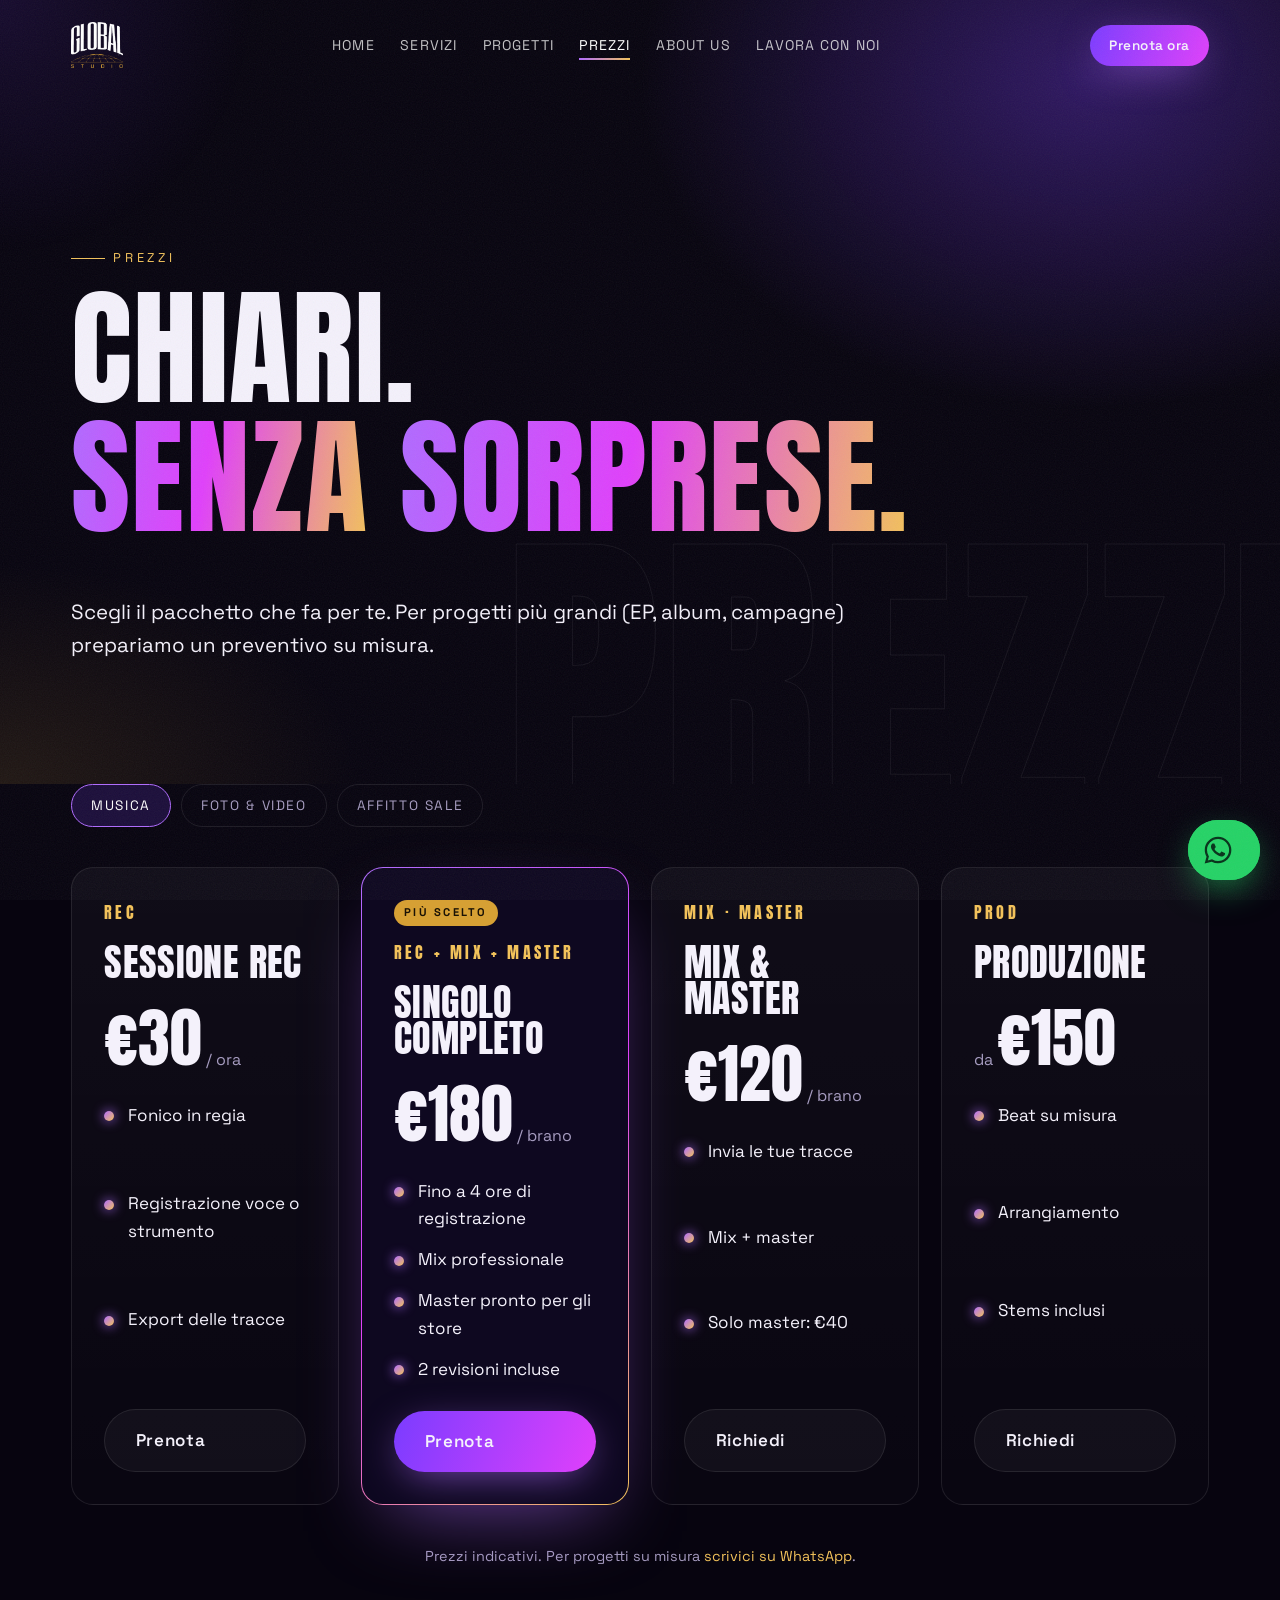
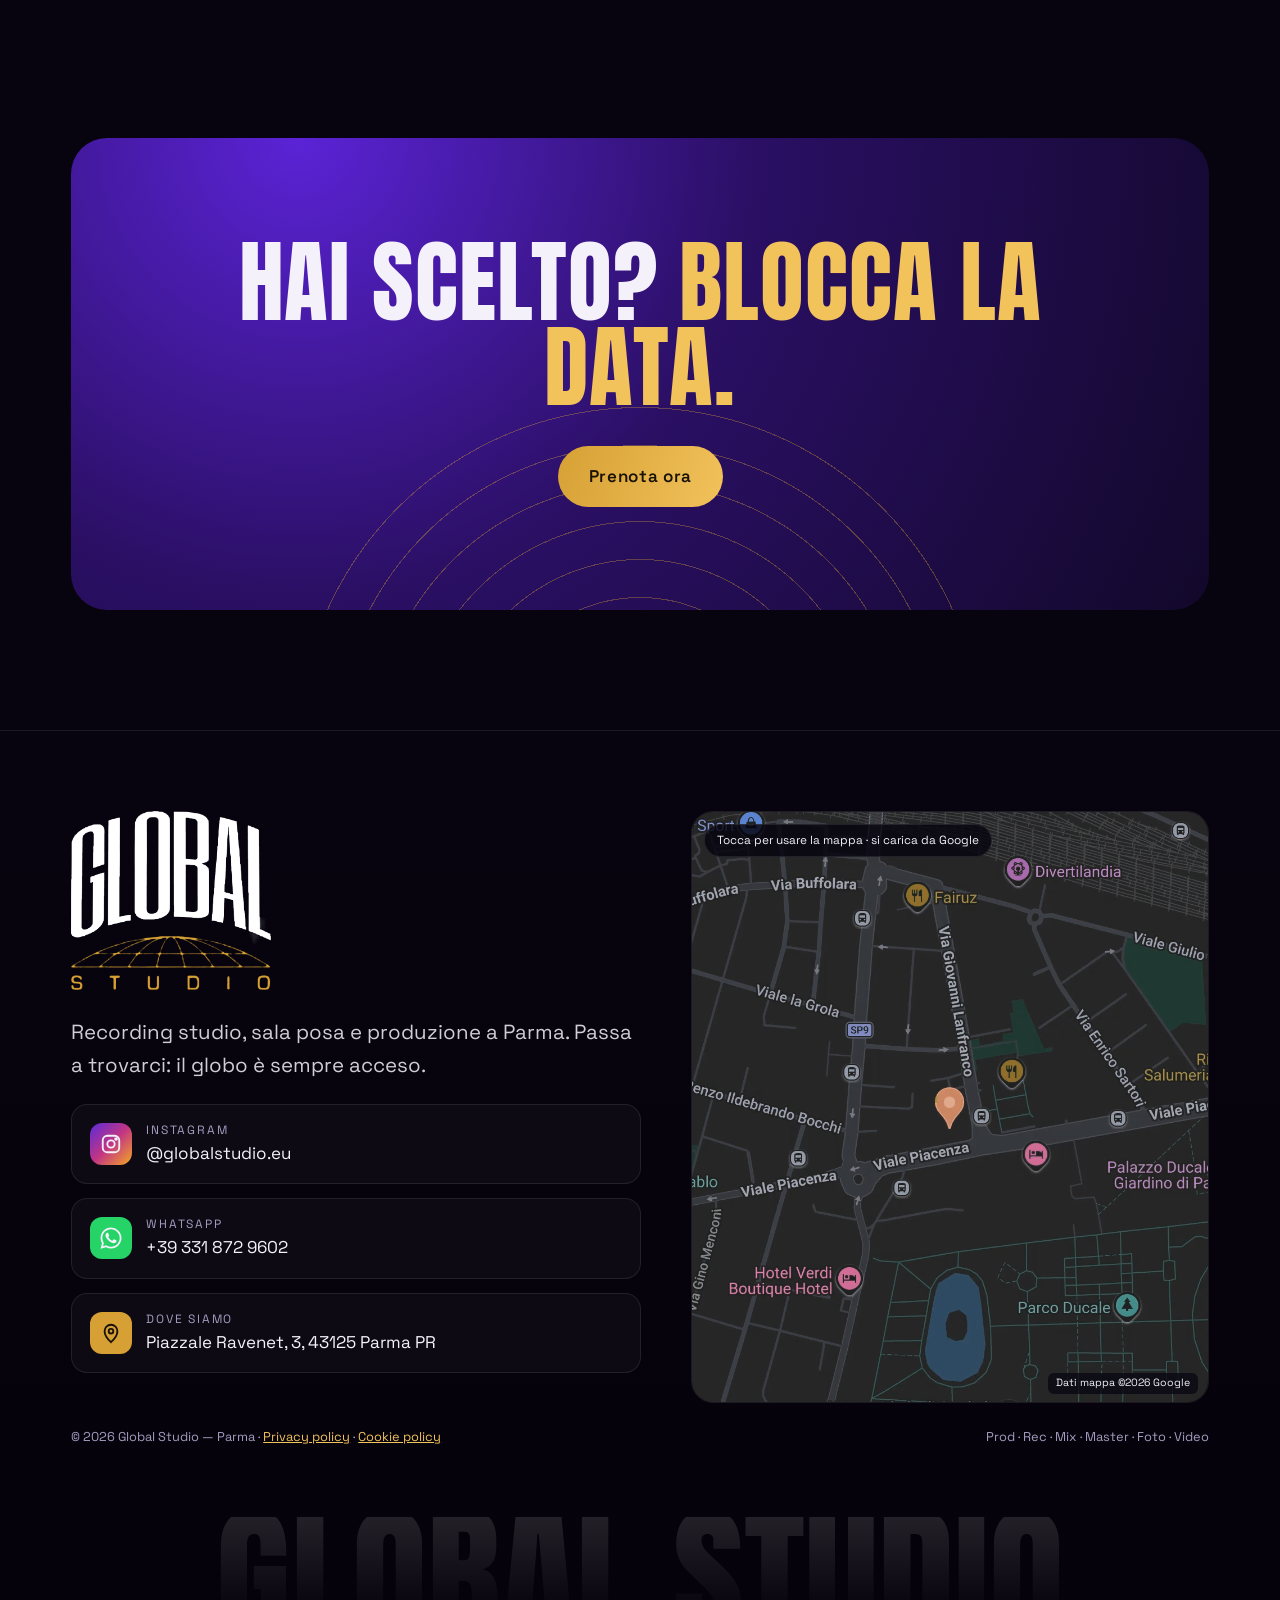
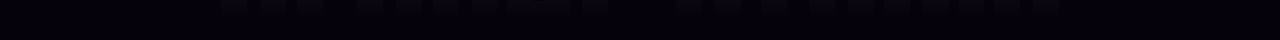
<file: sito/prezzi.html>
<!DOCTYPE html>
<html lang="it">
<head>
  <meta charset="UTF-8">
  <meta name="viewport" content="width=device-width, initial-scale=1.0">
  <title>Prezzi — Global Studio</title>
  <meta name="description" content="Listino prezzi Global Studio: registrazione, mix e master, produzione, shooting foto e video, affitto sale.">
  <link rel="icon" href="assets/img/logo.png">
  <link rel="stylesheet" href="assets/fonts/fonts.css">
  <link rel="stylesheet" href="assets/css/style.css?v=17">
</head>
<body data-page="prezzi.html">
  <header id="site-header"></header>

  <main>
    <section class="page-hero">
      <div class="container">
        <span class="eyebrow reveal">Prezzi</span>
        <h1 class="split-words">Chiari. <br><span class="grad">Senza sorprese.</span></h1>
        <p class="lead reveal">Scegli il pacchetto che fa per te. Per progetti più grandi (EP, album, campagne) prepariamo un preventivo su misura.</p>
      </div>
      <div class="bg-word">Prezzi</div>
    </section>

    <!-- PREZZI: modifica qui cifre e voci -->
    <section class="section" style="padding-top:0">
      <div class="container" data-tabs>
        <div class="price-tabs reveal">
          <button class="price-tab active" data-tab="musica">Musica</button>
          <button class="price-tab" data-tab="foto">Foto &amp; Video</button>
          <button class="price-tab" data-tab="sale">Affitto sale</button>
        </div>

        <div class="cards price-panel active" data-panel="musica">
          <div class="card price-card">
            <span class="num">REC</span>
            <h3>Sessione Rec</h3>
            <div class="price">€30<small> / ora</small></div>
            <ul class="feature-list">
              <li>Fonico in regia</li>
              <li>Registrazione voce o strumento</li>
              <li>Export delle tracce</li>
            </ul>
            <a href="prenota.html" class="btn">Prenota</a>
          </div>
          <div class="card price-card featured">
            <span class="badge">Più scelto</span>
            <span class="num">REC + MIX + MASTER</span>
            <h3>Singolo completo</h3>
            <div class="price">€180<small> / brano</small></div>
            <ul class="feature-list">
              <li>Fino a 4 ore di registrazione</li>
              <li>Mix professionale</li>
              <li>Master pronto per gli store</li>
              <li>2 revisioni incluse</li>
            </ul>
            <a href="prenota.html" class="btn btn-primary">Prenota</a>
          </div>
          <div class="card price-card">
            <span class="num">MIX · MASTER</span>
            <h3>Mix &amp; Master</h3>
            <div class="price">€120<small> / brano</small></div>
            <ul class="feature-list">
              <li>Invia le tue tracce</li>
              <li>Mix + master</li>
              <li>Solo master: €40</li>
            </ul>
            <a href="prenota.html" class="btn">Richiedi</a>
          </div>
          <div class="card price-card">
            <span class="num">PROD</span>
            <h3>Produzione</h3>
            <div class="price"><small>da </small>€150</div>
            <ul class="feature-list">
              <li>Beat su misura</li>
              <li>Arrangiamento</li>
              <li>Stems inclusi</li>
            </ul>
            <a href="prenota.html" class="btn">Richiedi</a>
          </div>
        </div>

        <div class="cards price-panel" data-panel="foto">
          <div class="card price-card">
            <span class="num">FOTO</span>
            <h3>Shooting cover</h3>
            <div class="price">€120</div>
            <ul class="feature-list">
              <li>1 ora in sala posa</li>
              <li>10 foto editate</li>
              <li>Formato cover + social</li>
            </ul>
            <a href="prenota.html" class="btn">Prenota</a>
          </div>
          <div class="card price-card featured">
            <span class="badge">Release pack</span>
            <span class="num">FOTO + VIDEO</span>
            <h3>Promo pack</h3>
            <div class="price">€300</div>
            <ul class="feature-list">
              <li>Shooting + 3 reel verticali</li>
              <li>Editing e color grading</li>
              <li>Pronto per il lancio del singolo</li>
            </ul>
            <a href="prenota.html" class="btn btn-primary">Prenota</a>
          </div>
          <div class="card price-card">
            <span class="num">VIDEO</span>
            <h3>Videoclip</h3>
            <div class="price"><small>da </small>€450</div>
            <ul class="feature-list">
              <li>Concept e regia</li>
              <li>Riprese in studio o location</li>
              <li>Montaggio completo</li>
            </ul>
            <a href="prenota.html" class="btn">Richiedi</a>
          </div>
        </div>

        <div class="cards price-panel" data-panel="sale">
          <div class="card price-card">
            <span class="num">SALA A</span>
            <h3>Sala registrazione</h3>
            <div class="price">€20<small> / ora</small></div>
            <ul class="feature-list">
              <li>Senza fonico</li>
              <li>Attrezzatura inclusa</li>
              <li>Pacchetto 5 ore: €90</li>
            </ul>
            <a href="prenota.html" class="btn">Prenota</a>
          </div>
          <div class="card price-card">
            <span class="num">SALA B</span>
            <h3>Sala fotografica</h3>
            <div class="price">€25<small> / ora</small></div>
            <ul class="feature-list">
              <li>Fondali e luci inclusi</li>
              <li>Mezza giornata (4h): €80</li>
              <li>Giornata intera: €150</li>
            </ul>
            <a href="prenota.html" class="btn">Prenota</a>
          </div>
        </div>

        <p class="price-note reveal">Prezzi indicativi. Per progetti su misura <a href="https://wa.me/393318729602" target="_blank" rel="noopener" class="gold">scrivici su WhatsApp</a>.</p>
      </div>
    </section>

    <section class="container">
      <div class="cta-band reveal" data-reveal="zoom">
        <h2>Hai scelto? <span class="gold">Blocca la data.</span></h2>
        <a href="prenota.html" class="btn btn-gold magnetic">Prenota ora</a>
      </div>
    </section>
  </main>

  <footer id="site-footer"></footer>
  <script src="assets/js/main.js?v=10"></script>
</body>
</html>
</file>
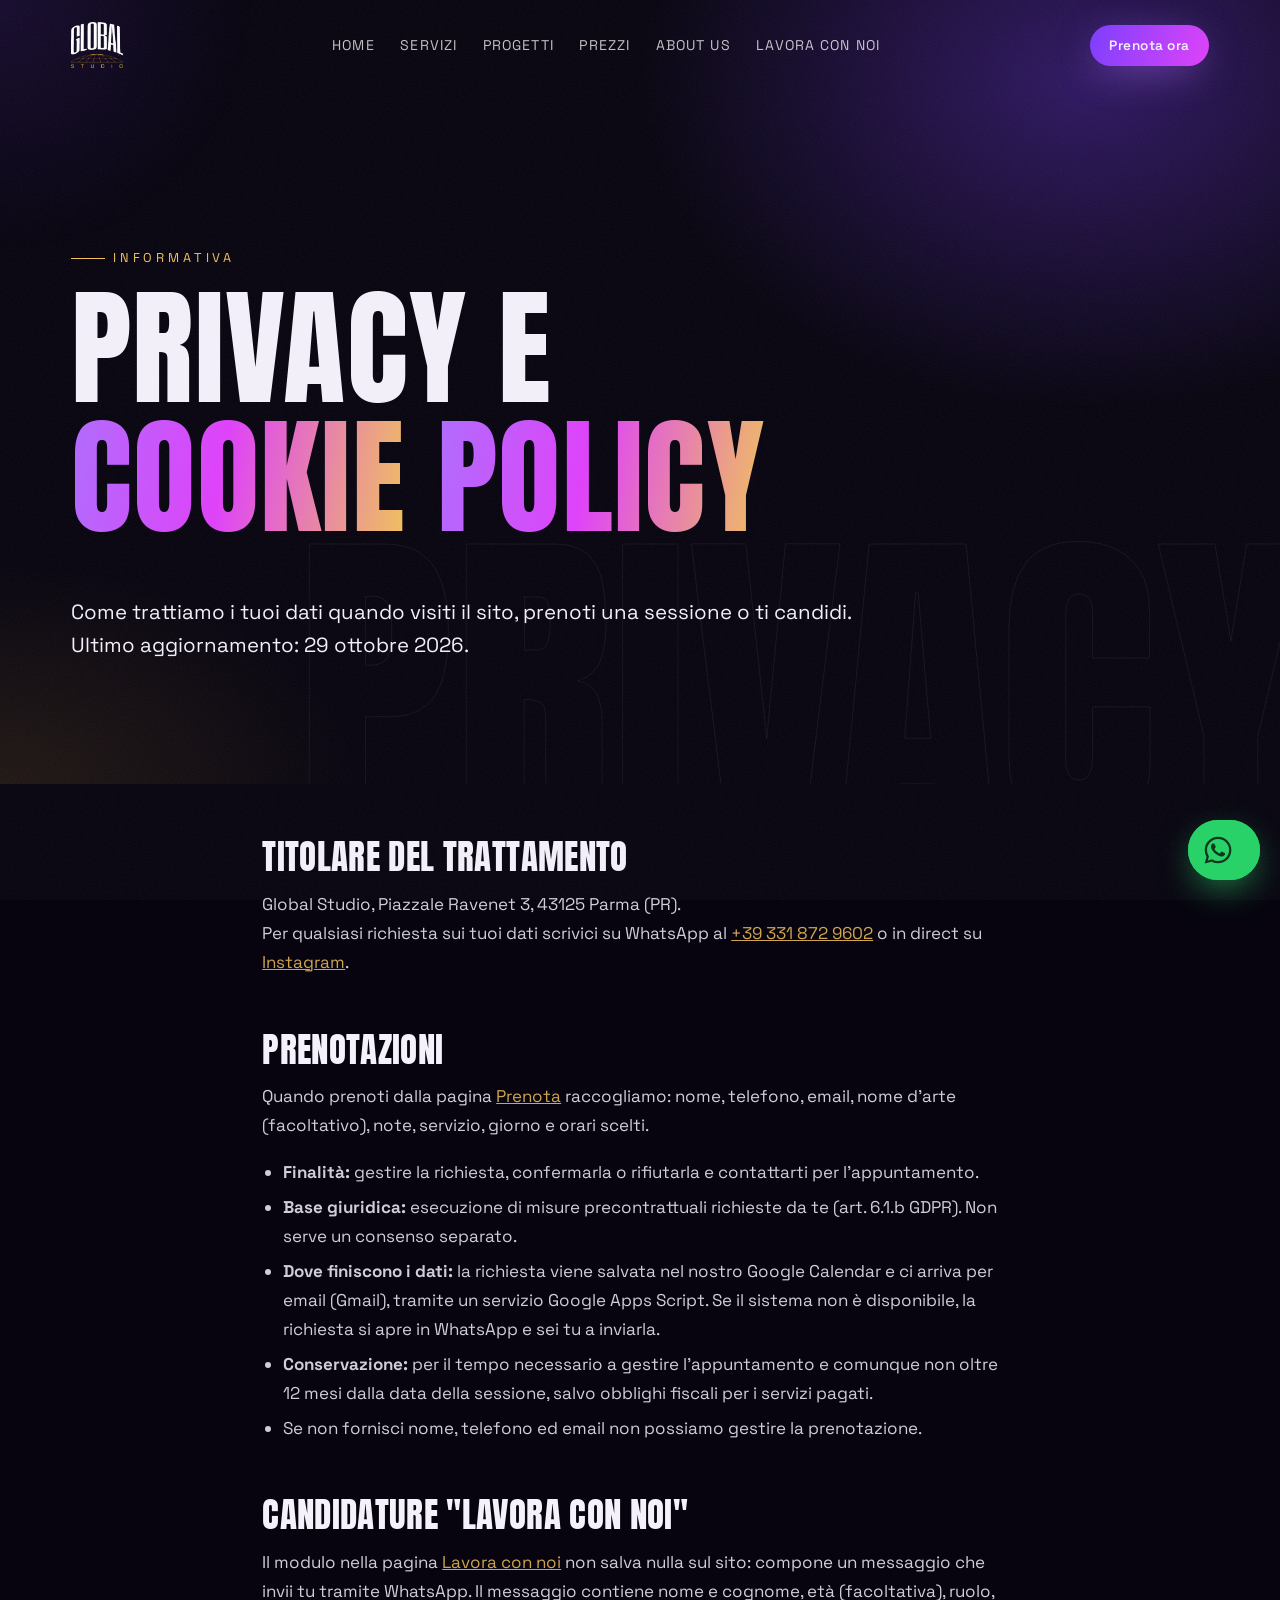
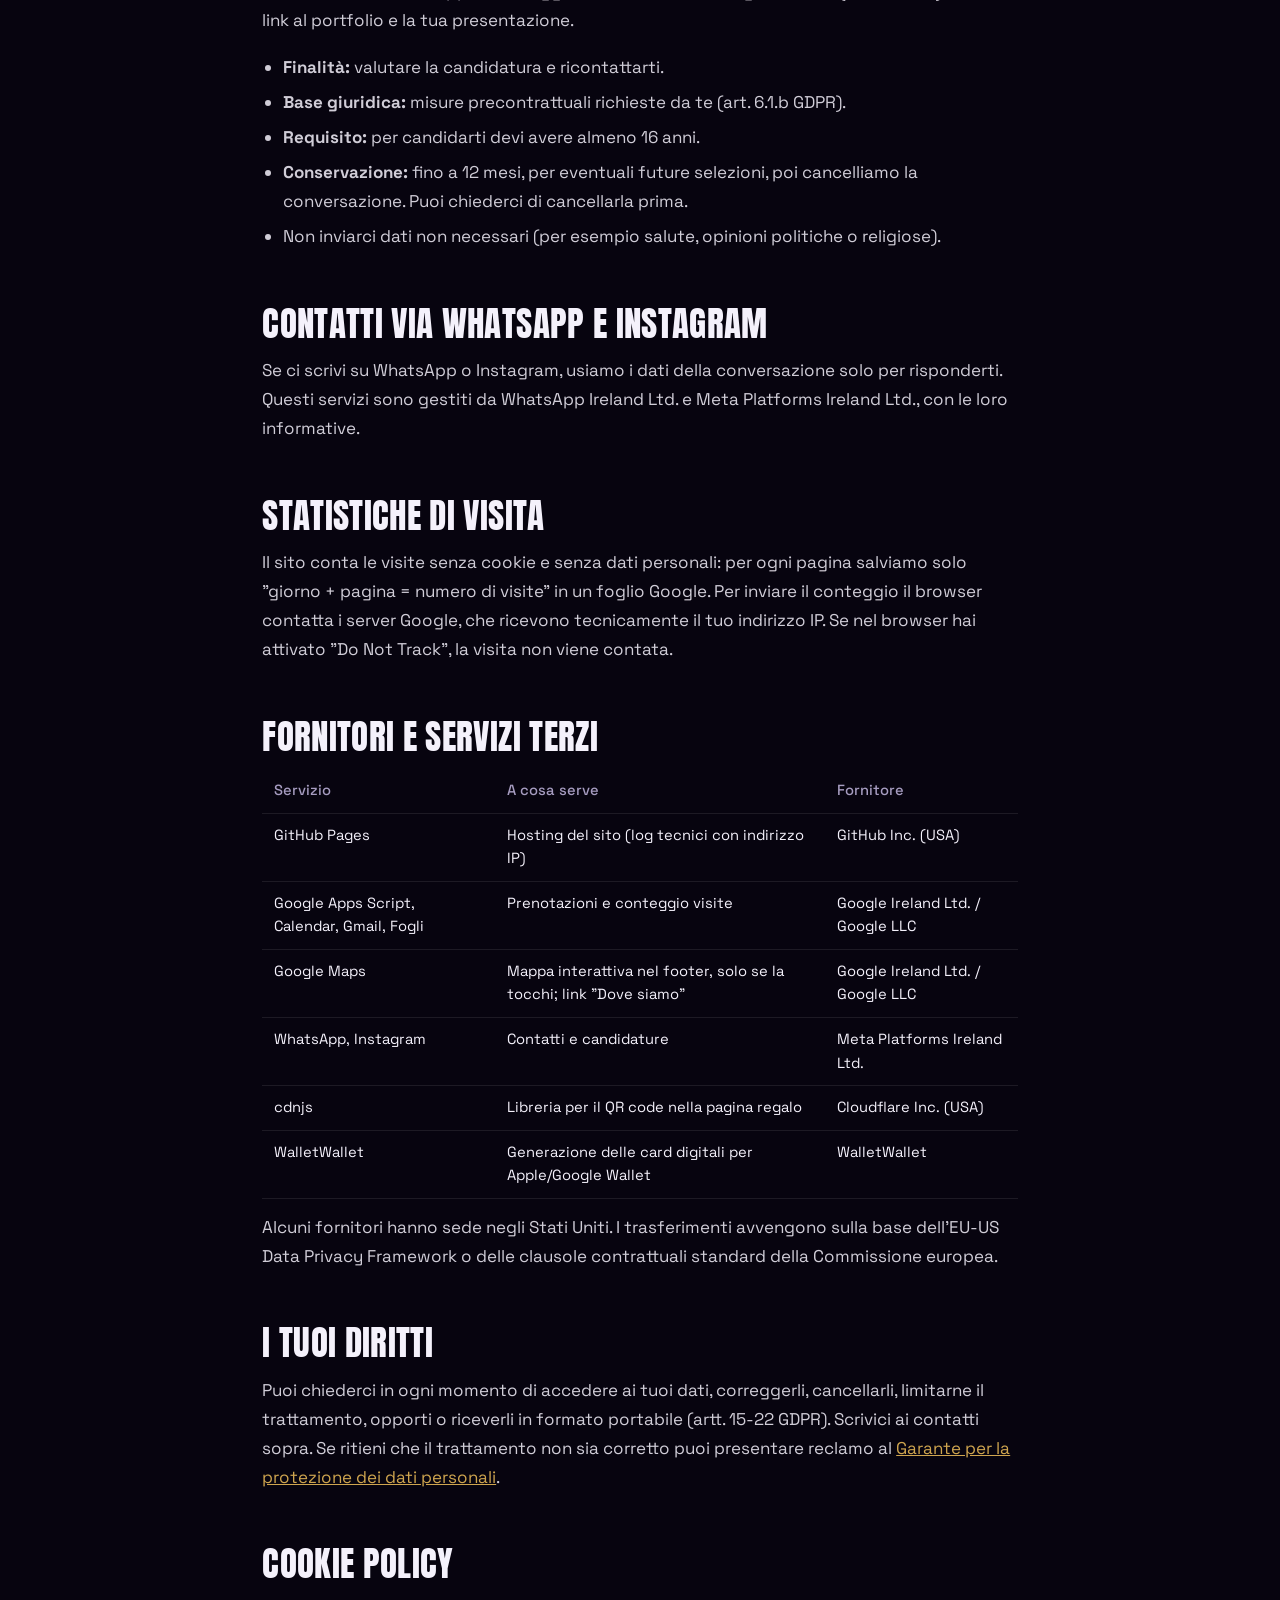
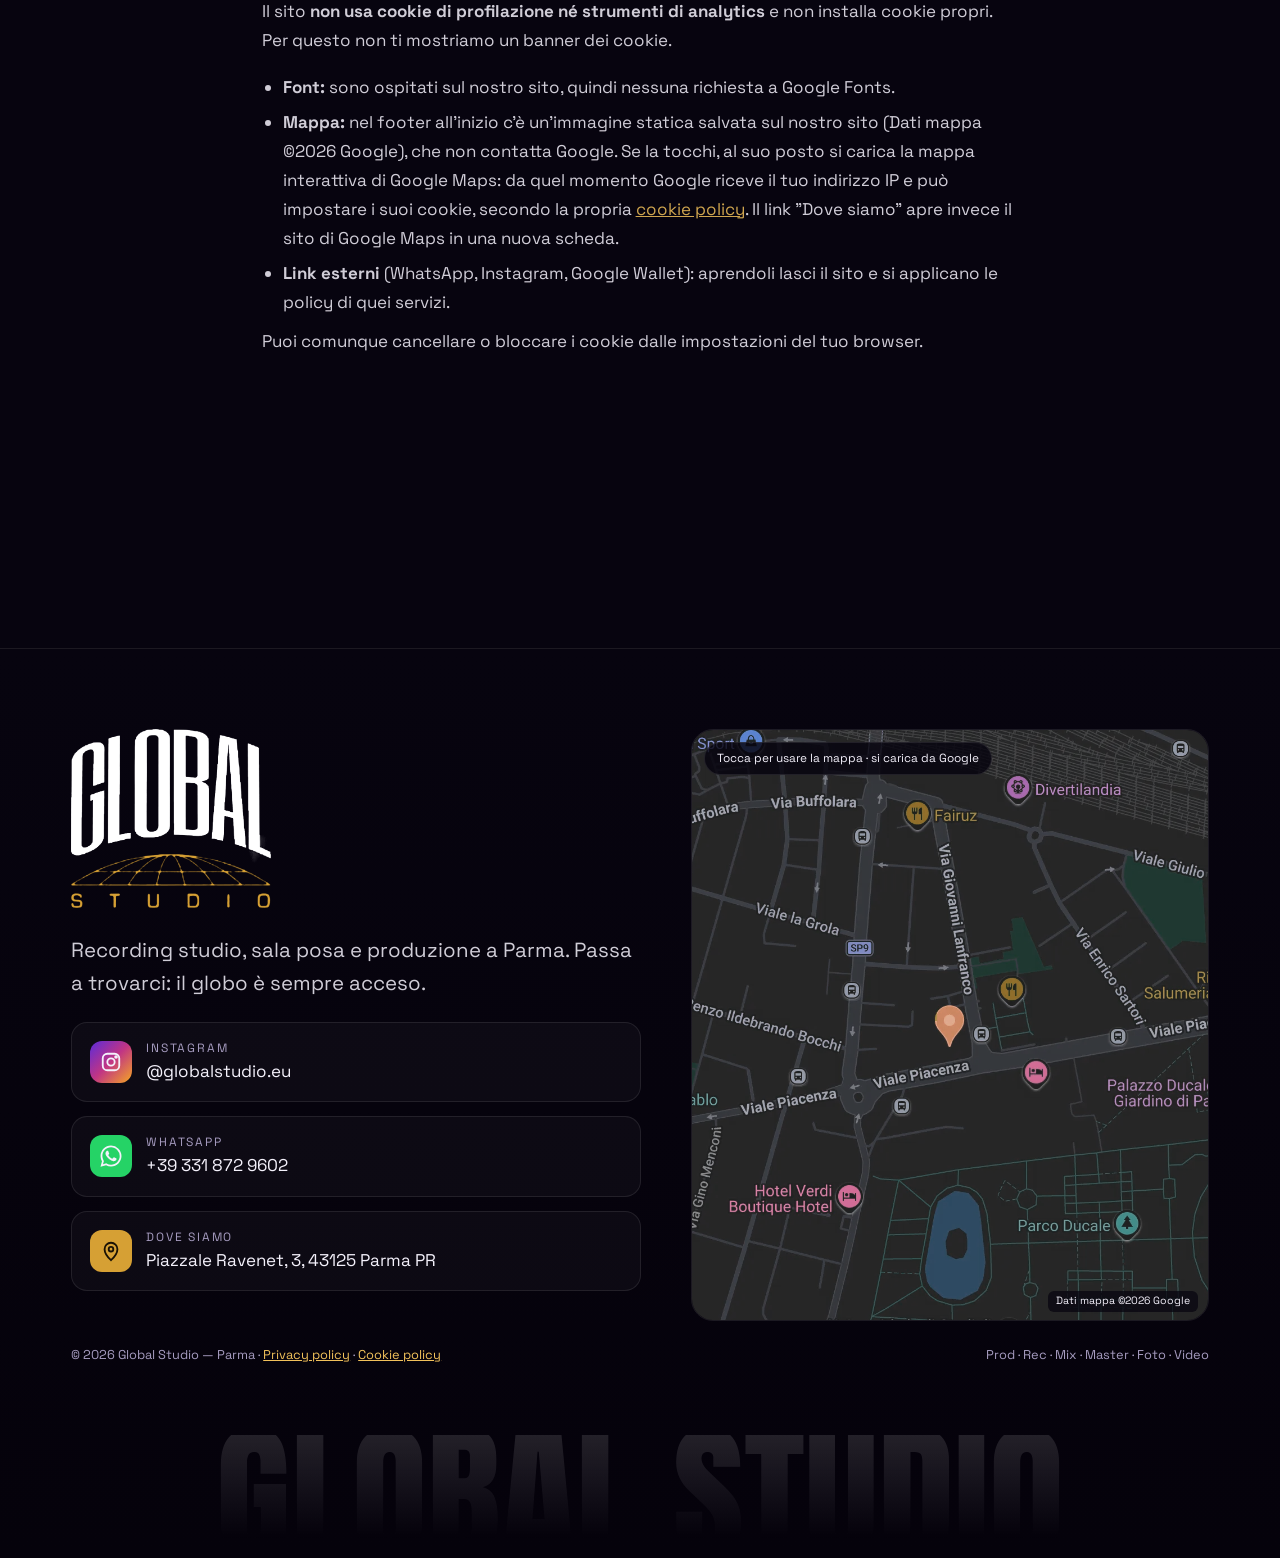
<file: sito/privacy.html>
<!DOCTYPE html>
<html lang="it">
<head>
  <meta charset="UTF-8">
  <meta name="viewport" content="width=device-width, initial-scale=1.0">
  <title>Privacy e cookie policy — Global Studio</title>
  <meta name="description" content="Informativa privacy e cookie policy di Global Studio, recording studio a Parma.">
  <meta name="robots" content="noindex">
  <link rel="icon" href="assets/img/logo.png">
  <link rel="stylesheet" href="assets/fonts/fonts.css">
  <link rel="stylesheet" href="assets/css/style.css?v=17">
</head>
<body data-page="privacy.html">
  <header id="site-header"></header>

  <main>
    <section class="page-hero">
      <div class="container">
        <span class="eyebrow reveal">Informativa</span>
        <h1 class="split-words">Privacy e <br><span class="grad">cookie policy</span></h1>
        <p class="lead reveal">Come trattiamo i tuoi dati quando visiti il sito, prenoti una sessione o ti candidi. Ultimo aggiornamento: 29 ottobre 2026.</p>
      </div>
      <div class="bg-word">Privacy</div>
    </section>

    <section class="section" style="padding-top:0">
      <div class="container legal">
        <h2 id="titolare">Titolare del trattamento</h2>
        <p>Global Studio, Piazzale Ravenet 3, 43125 Parma (PR).<br>
          Per qualsiasi richiesta sui tuoi dati scrivici su WhatsApp al <a href="https://wa.me/393318729602">+39 331 872 9602</a> o in direct su <a href="https://www.instagram.com/globalstudio.eu/" rel="noopener noreferrer" target="_blank">Instagram</a>.</p>

        <h2 id="prenotazioni">Prenotazioni</h2>
        <p>Quando prenoti dalla pagina <a href="prenota.html">Prenota</a> raccogliamo: nome, telefono, email, nome d'arte (facoltativo), note, servizio, giorno e orari scelti.</p>
        <ul>
          <li><strong>Finalità:</strong> gestire la richiesta, confermarla o rifiutarla e contattarti per l'appuntamento.</li>
          <li><strong>Base giuridica:</strong> esecuzione di misure precontrattuali richieste da te (art. 6.1.b GDPR). Non serve un consenso separato.</li>
          <li><strong>Dove finiscono i dati:</strong> la richiesta viene salvata nel nostro Google Calendar e ci arriva per email (Gmail), tramite un servizio Google Apps Script. Se il sistema non è disponibile, la richiesta si apre in WhatsApp e sei tu a inviarla.</li>
          <li><strong>Conservazione:</strong> per il tempo necessario a gestire l'appuntamento e comunque non oltre 12 mesi dalla data della sessione, salvo obblighi fiscali per i servizi pagati.</li>
          <li>Se non fornisci nome, telefono ed email non possiamo gestire la prenotazione.</li>
        </ul>

        <h2 id="candidature">Candidature "Lavora con noi"</h2>
        <p>Il modulo nella pagina <a href="lavora-con-noi.html">Lavora con noi</a> non salva nulla sul sito: compone un messaggio che invii tu tramite WhatsApp. Il messaggio contiene nome e cognome, età (facoltativa), ruolo, link al portfolio e la tua presentazione.</p>
        <ul>
          <li><strong>Finalità:</strong> valutare la candidatura e ricontattarti.</li>
          <li><strong>Base giuridica:</strong> misure precontrattuali richieste da te (art. 6.1.b GDPR).</li>
          <li><strong>Requisito:</strong> per candidarti devi avere almeno 16 anni.</li>
          <li><strong>Conservazione:</strong> fino a 12 mesi, per eventuali future selezioni, poi cancelliamo la conversazione. Puoi chiederci di cancellarla prima.</li>
          <li>Non inviarci dati non necessari (per esempio salute, opinioni politiche o religiose).</li>
        </ul>

        <h2 id="contatti">Contatti via WhatsApp e Instagram</h2>
        <p>Se ci scrivi su WhatsApp o Instagram, usiamo i dati della conversazione solo per risponderti. Questi servizi sono gestiti da WhatsApp Ireland Ltd. e Meta Platforms Ireland Ltd., con le loro informative.</p>

        <h2 id="statistiche">Statistiche di visita</h2>
        <p>Il sito conta le visite senza cookie e senza dati personali: per ogni pagina salviamo solo "giorno + pagina = numero di visite" in un foglio Google. Per inviare il conteggio il browser contatta i server Google, che ricevono tecnicamente il tuo indirizzo IP. Se nel browser hai attivato "Do Not Track", la visita non viene contata.</p>

        <h2 id="terzi">Fornitori e servizi terzi</h2>
        <table>
          <thead><tr><th>Servizio</th><th>A cosa serve</th><th>Fornitore</th></tr></thead>
          <tbody>
            <tr><td>GitHub Pages</td><td>Hosting del sito (log tecnici con indirizzo IP)</td><td>GitHub Inc. (USA)</td></tr>
            <tr><td>Google Apps Script, Calendar, Gmail, Fogli</td><td>Prenotazioni e conteggio visite</td><td>Google Ireland Ltd. / Google LLC</td></tr>
            <tr><td>Google Maps</td><td>Mappa interattiva nel footer, solo se la tocchi; link "Dove siamo"</td><td>Google Ireland Ltd. / Google LLC</td></tr>
            <tr><td>WhatsApp, Instagram</td><td>Contatti e candidature</td><td>Meta Platforms Ireland Ltd.</td></tr>
            <tr><td>cdnjs</td><td>Libreria per il QR code nella pagina regalo</td><td>Cloudflare Inc. (USA)</td></tr>
            <tr><td>WalletWallet</td><td>Generazione delle card digitali per Apple/Google Wallet</td><td>WalletWallet</td></tr>
          </tbody>
        </table>
        <p>Alcuni fornitori hanno sede negli Stati Uniti. I trasferimenti avvengono sulla base dell'EU-US Data Privacy Framework o delle clausole contrattuali standard della Commissione europea.</p>

        <h2 id="diritti">I tuoi diritti</h2>
        <p>Puoi chiederci in ogni momento di accedere ai tuoi dati, correggerli, cancellarli, limitarne il trattamento, opporti o riceverli in formato portabile (artt. 15-22 GDPR). Scrivici ai contatti sopra. Se ritieni che il trattamento non sia corretto puoi presentare reclamo al <a href="https://www.garanteprivacy.it" target="_blank" rel="noopener noreferrer">Garante per la protezione dei dati personali</a>.</p>

        <h2 id="cookie">Cookie policy</h2>
        <p>Il sito <strong>non usa cookie di profilazione né strumenti di analytics</strong> e non installa cookie propri. Per questo non ti mostriamo un banner dei cookie.</p>
        <ul>
          <li><strong>Font:</strong> sono ospitati sul nostro sito, quindi nessuna richiesta a Google Fonts.</li>
          <li><strong>Mappa:</strong> nel footer all'inizio c'è un'immagine statica salvata sul nostro sito (Dati mappa ©2026 Google), che non contatta Google. Se la tocchi, al suo posto si carica la mappa interattiva di Google Maps: da quel momento Google riceve il tuo indirizzo IP e può impostare i suoi cookie, secondo la propria <a href="https://policies.google.com/technologies/cookies?hl=it" target="_blank" rel="noopener noreferrer">cookie policy</a>. Il link "Dove siamo" apre invece il sito di Google Maps in una nuova scheda.</li>
          <li><strong>Link esterni</strong> (WhatsApp, Instagram, Google Wallet): aprendoli lasci il sito e si applicano le policy di quei servizi.</li>
        </ul>
        <p>Puoi comunque cancellare o bloccare i cookie dalle impostazioni del tuo browser.</p>
      </div>
    </section>
  </main>

  <footer id="site-footer"></footer>
  <script src="assets/js/main.js?v=10"></script>
</body>
</html>
</file>
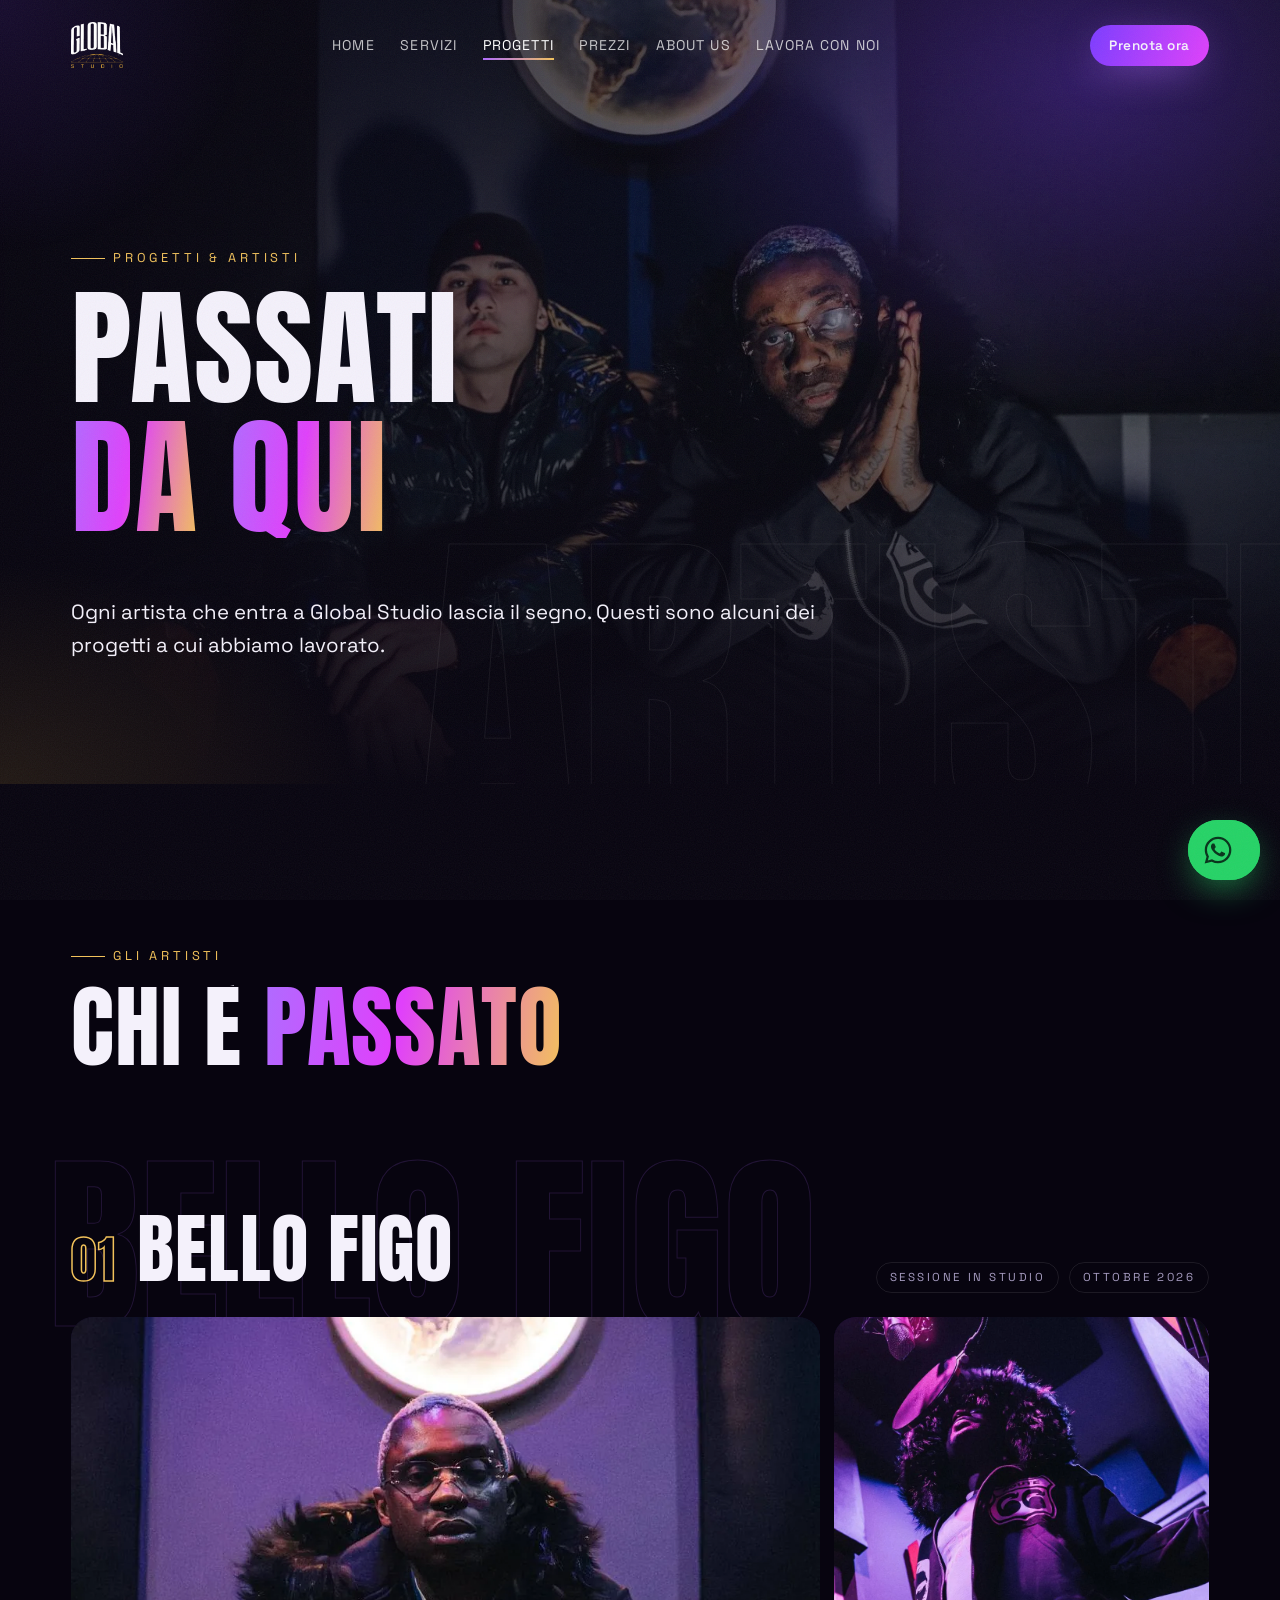
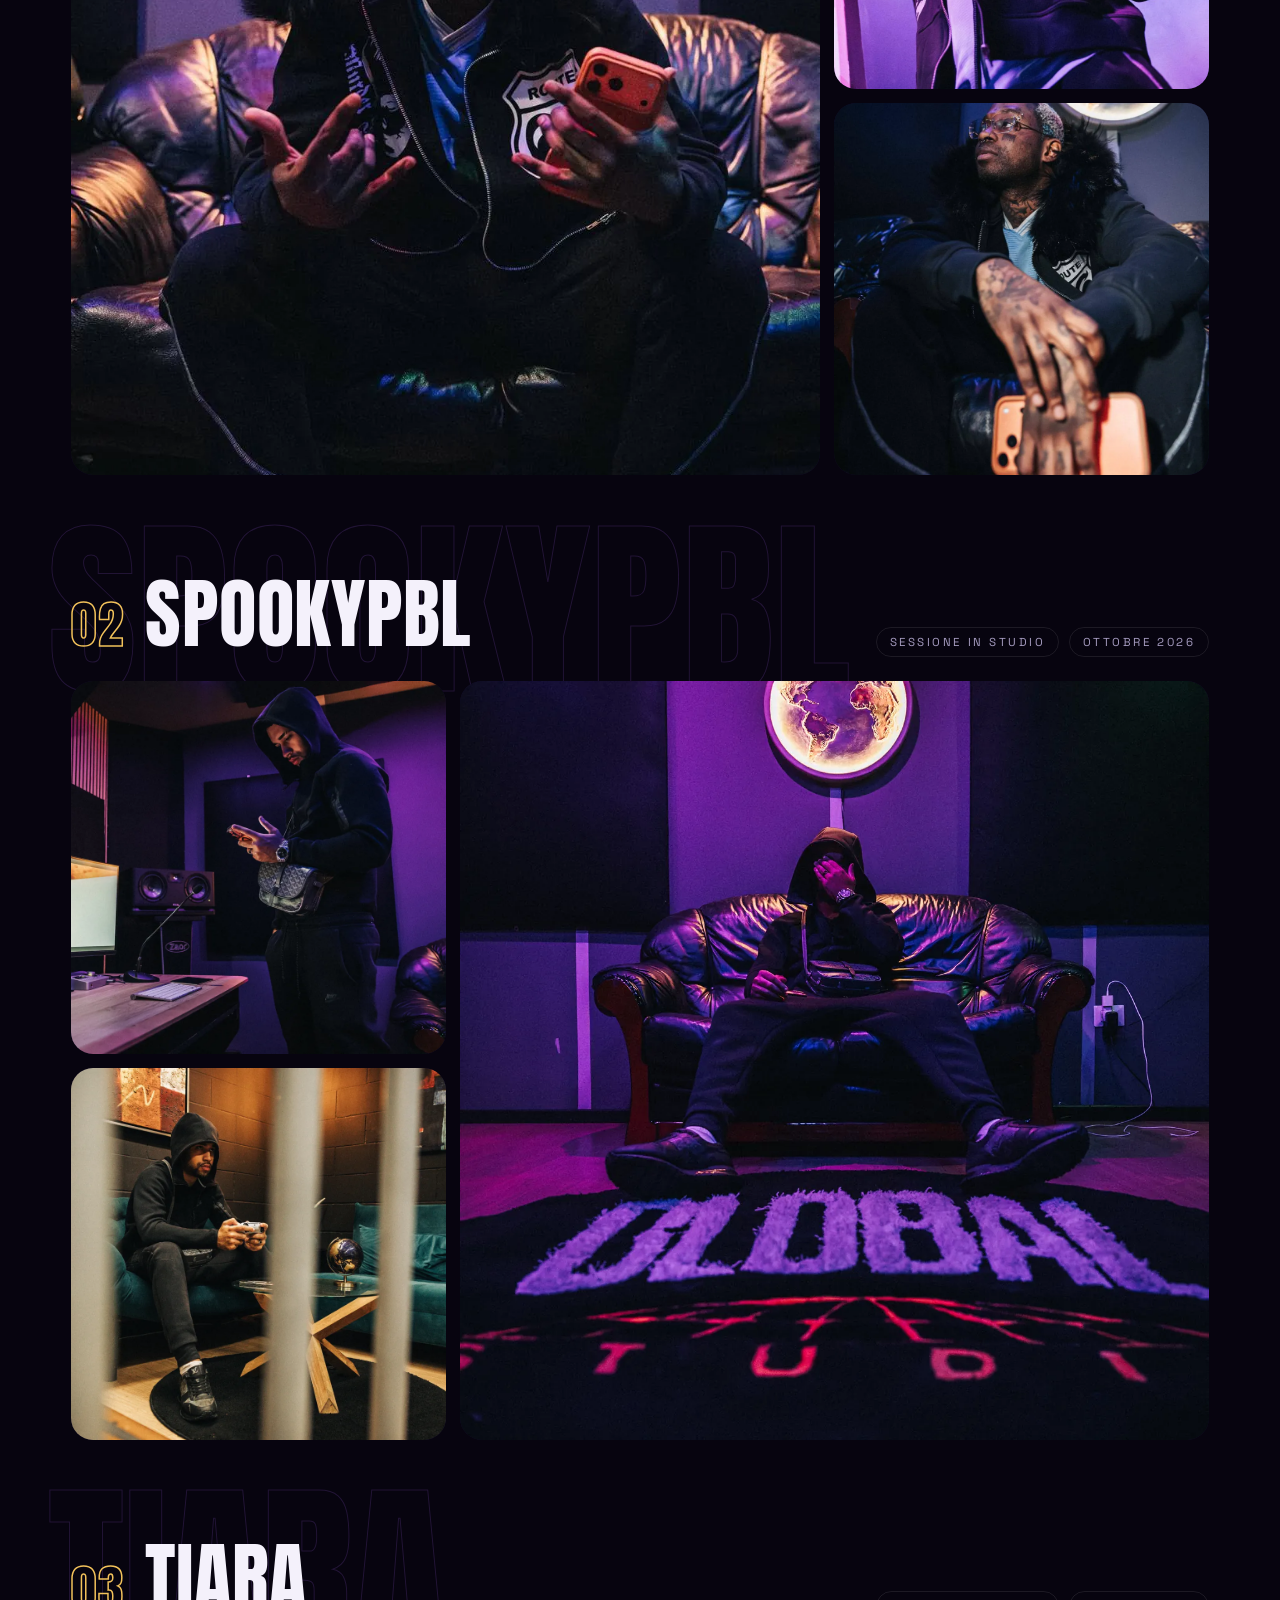
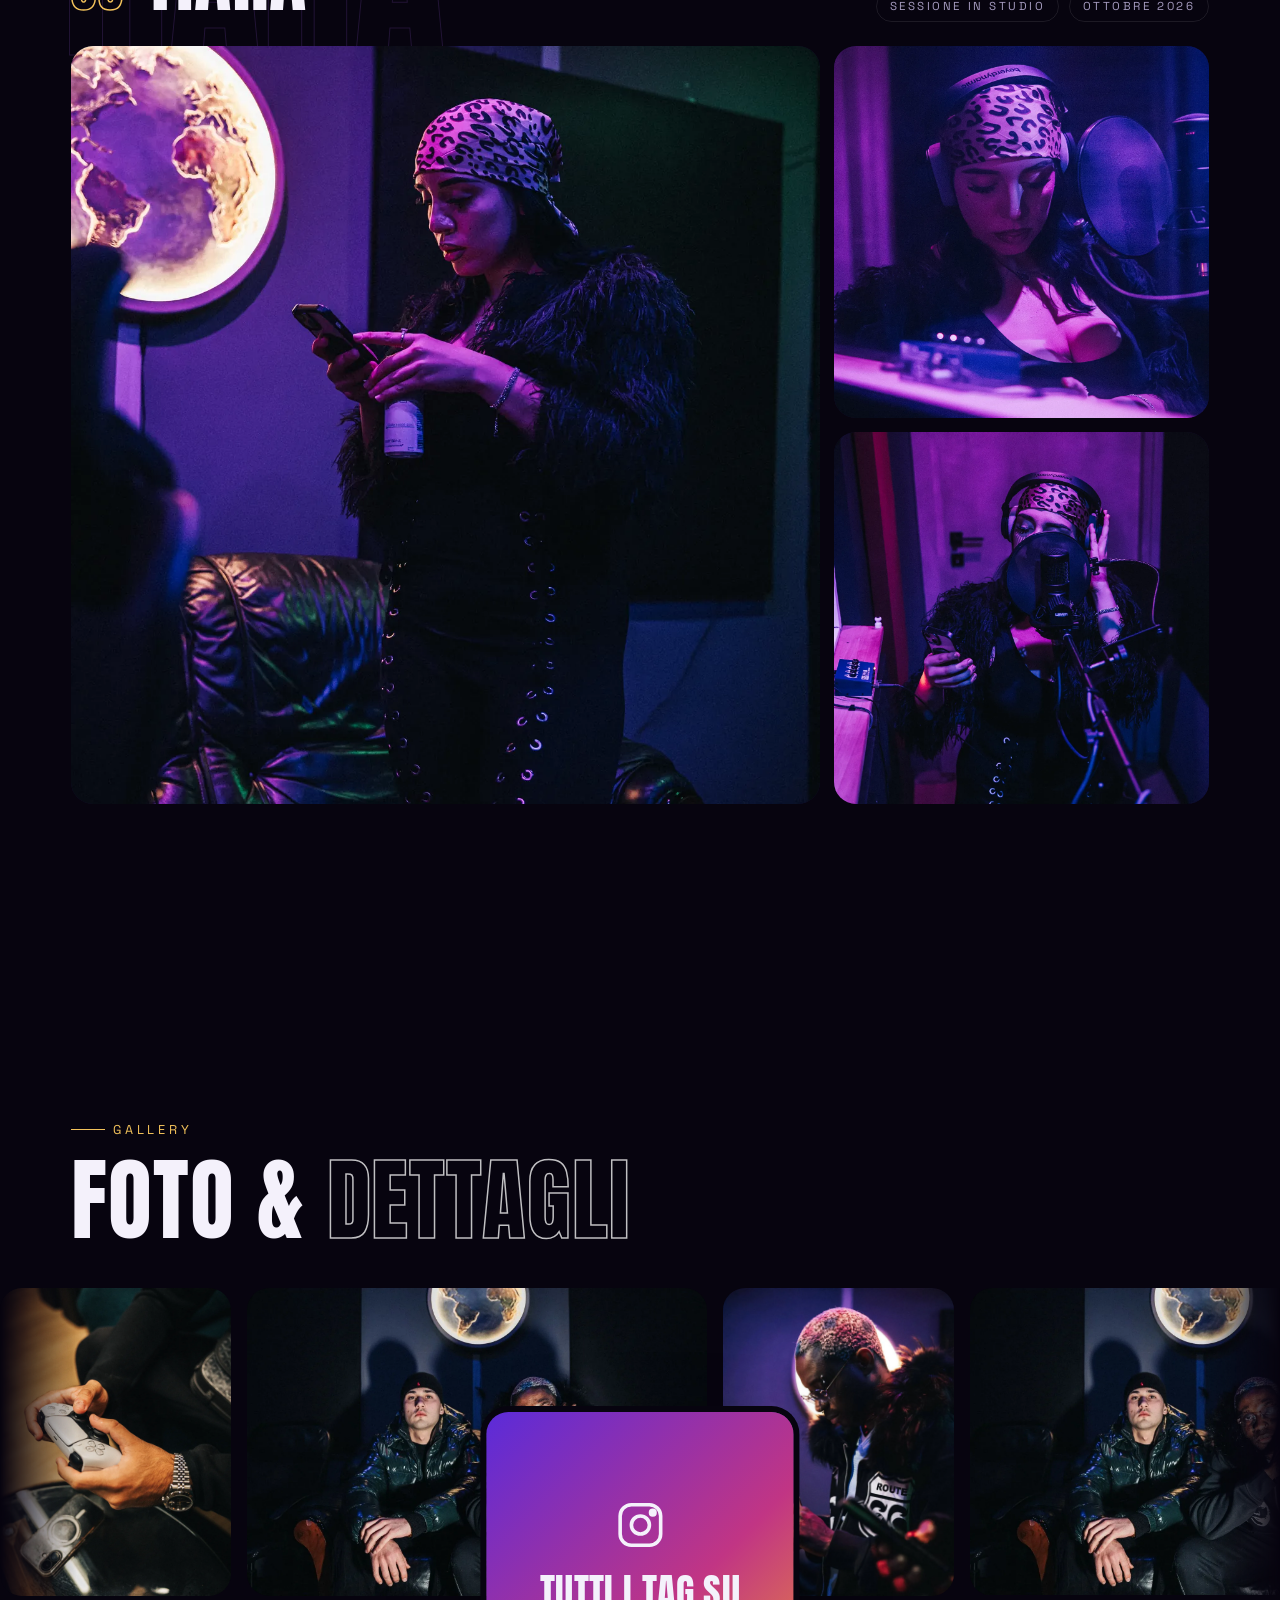
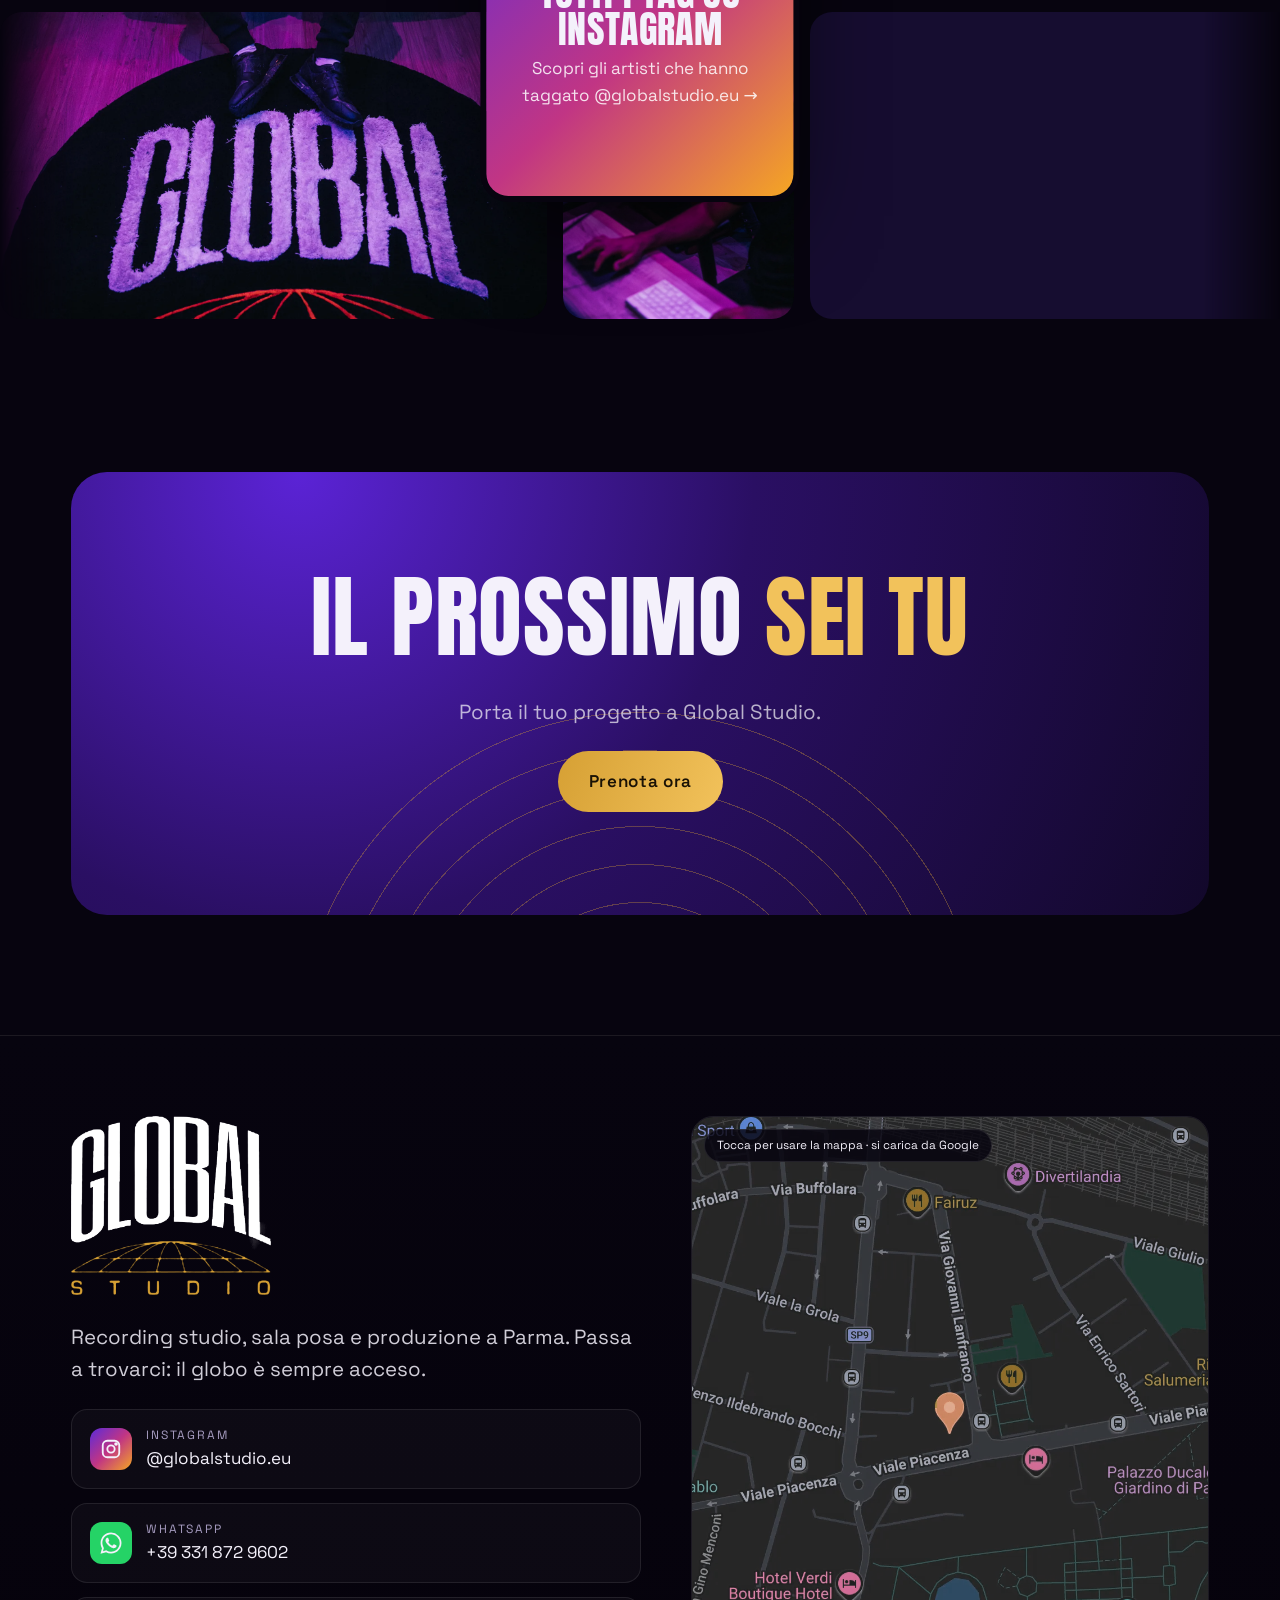
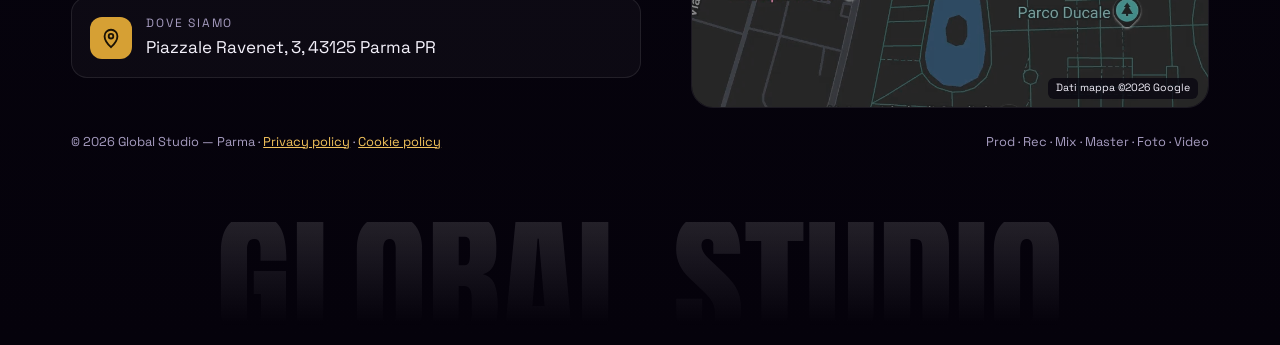
<file: sito/progetti.html>
<!DOCTYPE html>
<html lang="it">
<head>
  <meta charset="UTF-8">
  <meta name="viewport" content="width=device-width, initial-scale=1.0">
  <title>Progetti e artisti — Global Studio</title>
  <meta name="description" content="Gli artisti e i progetti realizzati a Global Studio, Parma: registrazioni, videoclip e shooting.">
  <link rel="icon" href="assets/img/logo.png">
  <link rel="stylesheet" href="assets/fonts/fonts.css">
  <link rel="stylesheet" href="assets/css/style.css?v=17">
</head>
<body data-page="progetti.html">
  <header id="site-header"></header>

  <main>
    <section class="page-hero">
      <div class="page-hero-video" aria-hidden="true">
        <video src="assets/video/artisti.mp4" autoplay muted loop playsinline preload="metadata" poster="assets/img/artisti-2.webp"></video>
      </div>
      <div class="container">
        <span class="eyebrow reveal">Progetti &amp; artisti</span>
        <h1 class="split-words">Passati <br><span class="grad">da qui</span></h1>
        <p class="lead reveal">Ogni artista che entra a Global Studio lascia il segno. Questi sono alcuni dei progetti a cui abbiamo lavorato.</p>
      </div>
      <div class="bg-word">Artisti</div>
    </section>

    <!-- VIDEO "Artisti in studio" (tolto per ora: per rimetterlo, togli i commenti qui sotto;
         il file assets/video/artisti.mp4 è ancora al suo posto)
    <section class="video-stage">
      <div class="video-frame">
        <video src="assets/video/artisti.mp4" autoplay muted loop playsinline preload="metadata" poster="assets/img/artisti-2.webp"></video>
        <div class="video-label"><span class="rec-dot"></span> Artisti in studio</div>
        <button class="video-sound" aria-label="Attiva/disattiva audio"></button>
      </div>
    </section>
    -->

    <!-- ARTISTI passati da qui: per aggiungerne uno copia un <article class="artist-stage">,
         cambia data-name, numero e nome, e genera le 3 foto con strumenti/foto-artisti.py
         (01 = foto grande, 02 e 03 = dettagli a lato) -->
    <section class="section artists">
      <div class="container">
        <span class="eyebrow reveal">Gli artisti</span>
        <h2 class="split-words">Chi è <span class="grad">passato</span></h2>

        <article class="artist-stage" data-name="Bello Figo">
          <div class="artist-info reveal">
            <span class="num">01</span>
            <h3>Bello Figo</h3>
            <div class="artist-tags"><span>Sessione in studio</span><span>Ottobre 2026</span></div>
          </div>
          <div class="trio reveal" data-lightbox>
            <div class="media main"><img src="assets/img/artisti/bello-figo/01.webp" alt="Bello Figo sul divano sotto il globo" loading="lazy"></div>
            <div class="media"><img src="assets/img/artisti/bello-figo/02.webp" alt="Bello Figo al microfono" loading="lazy"></div>
            <div class="media"><img src="assets/img/artisti/bello-figo/03.webp" alt="Bello Figo con il telefono in mano" loading="lazy"></div>
          </div>
        </article>

        <article class="artist-stage" data-name="SpookyPBL">
          <div class="artist-info reveal">
            <span class="num">02</span>
            <h3>SpookyPBL</h3>
            <div class="artist-tags"><span>Sessione in studio</span><span>Ottobre 2026</span></div>
          </div>
          <div class="trio reveal" data-lightbox>
            <div class="media main"><img src="assets/img/artisti/spookypbl/01.webp" alt="SpookyPBL sul divano sotto il globo" loading="lazy"></div>
            <div class="media"><img src="assets/img/artisti/spookypbl/02.webp" style="object-position:72% center" alt="SpookyPBL in regia accanto al globo" loading="lazy"></div>
            <div class="media"><img src="assets/img/artisti/spookypbl/03.webp" alt="SpookyPBL nella chill area" loading="lazy"></div>
          </div>
        </article>

        <article class="artist-stage" data-name="Tiara">
          <div class="artist-info reveal">
            <span class="num">03</span>
            <h3>Tiara</h3>
            <div class="artist-tags"><span>Sessione in studio</span><span>Ottobre 2026</span></div>
          </div>
          <div class="trio reveal" data-lightbox>
            <div class="media main"><img src="assets/img/artisti/tiara/01.webp" alt="Tiara in piedi accanto al globo" loading="lazy"></div>
            <div class="media"><img src="assets/img/artisti/tiara/02.webp" alt="Tiara al microfono con le cuffie" loading="lazy"></div>
            <div class="media"><img src="assets/img/artisti/tiara/03.webp" alt="Tiara in sala di registrazione" loading="lazy"></div>
          </div>
        </article>
      </div>
    </section>

    <section class="section">
      <div class="container">
        <span class="eyebrow reveal">Gallery</span>
        <h2 class="split-words">Foto &amp; <span class="outline">dettagli</span></h2>
      </div>

      <div class="reel-wrap reveal" data-lightbox>
        <div class="reel">
          <div class="reel-track">
            <div class="media"><img src="assets/img/dettagli/02.webp" width="1201" height="1600" alt="Mani sul controller nella chill area" loading="lazy"></div>
            <div class="media"><img src="assets/img/artisti-2.webp" width="1440" height="960" alt="Artisti sul divano sotto il globo" loading="lazy"></div>
            <div class="media"><img src="assets/img/dettagli/05.webp" width="960" height="1280" alt="Bello Figo scrive al telefono in studio" loading="lazy"></div>
            <div class="media"><video aria-hidden="true" src="assets/video/artisti.mp4" width="720" height="1280" autoplay muted loop playsinline preload="metadata" poster="assets/img/artisti-2.webp"></video></div>
            <div class="media"><img src="assets/img/dettagli/03.webp" width="1201" height="1600" alt="Telefono e orologio sulla scrivania della regia" loading="lazy"></div>
          </div>
        </div>
        <div class="reel reverse">
          <div class="reel-track">
            <div class="media"><img src="assets/img/dettagli/01.webp" width="1600" height="898" alt="Il tappeto GLOBAL dello studio" loading="lazy"></div>
            <div class="media"><img src="assets/img/dettagli/04.webp" width="1201" height="1600" alt="Mani sulla tastiera della regia durante una sessione" loading="lazy"></div>
            <div class="media"><video aria-hidden="true" src="assets/video/presentazione.mp4" width="720" height="898" autoplay muted loop playsinline preload="metadata"></video></div>
            <div class="media"><img src="assets/img/dettagli/06.webp" width="1201" height="1600" alt="Tiara al telefono davanti al microfono" loading="lazy"></div>
            <div class="media"><video aria-hidden="true" src="assets/video/prima-pagina.mp4" width="720" height="898" autoplay muted loop playsinline preload="metadata" poster="assets/img/affitto-studio.webp"></video></div>
          </div>
        </div>
        <a href="https://www.instagram.com/globalstudio.eu/" target="_blank" rel="noopener" class="ig-card ig-float">
          <div>
            <svg width="54" height="54" viewBox="0 0 24 24" fill="none" stroke="currentColor" stroke-width="1.6"><rect x="3" y="3" width="18" height="18" rx="5"/><circle cx="12" cy="12" r="4"/><circle cx="17.5" cy="6.5" r="1" fill="currentColor"/></svg>
            <h3>Tutti i tag su Instagram</h3>
            <p>Scopri gli artisti che hanno taggato @globalstudio.eu →</p>
          </div>
        </a>
      </div>
    </section>

    <section class="container">
      <div class="cta-band reveal" data-reveal="zoom">
        <h2>Il prossimo <span class="gold">sei tu</span></h2>
        <p class="lead">Porta il tuo progetto a Global Studio.</p>
        <a href="prenota.html" class="btn btn-gold magnetic">Prenota ora</a>
      </div>
    </section>
  </main>

  <footer id="site-footer"></footer>
  <script src="assets/js/main.js?v=10"></script>
</body>
</html>
</file>
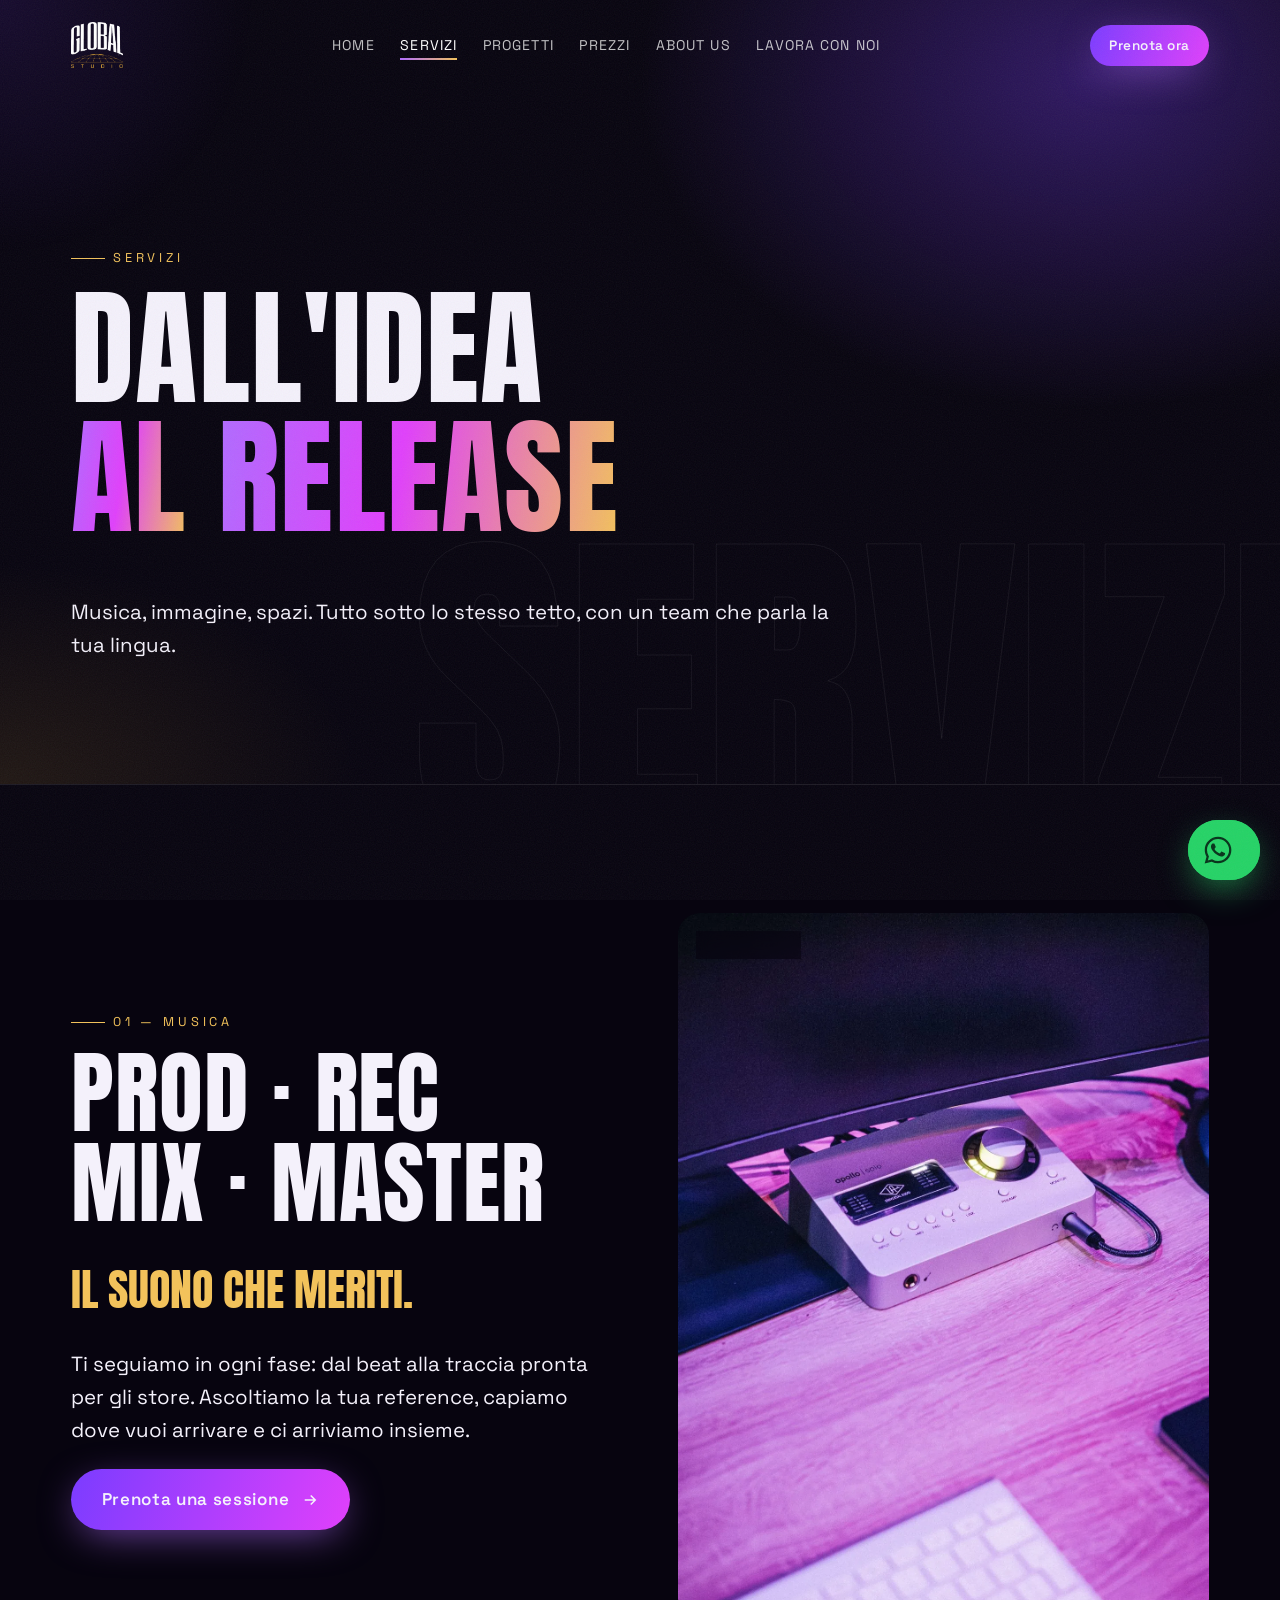
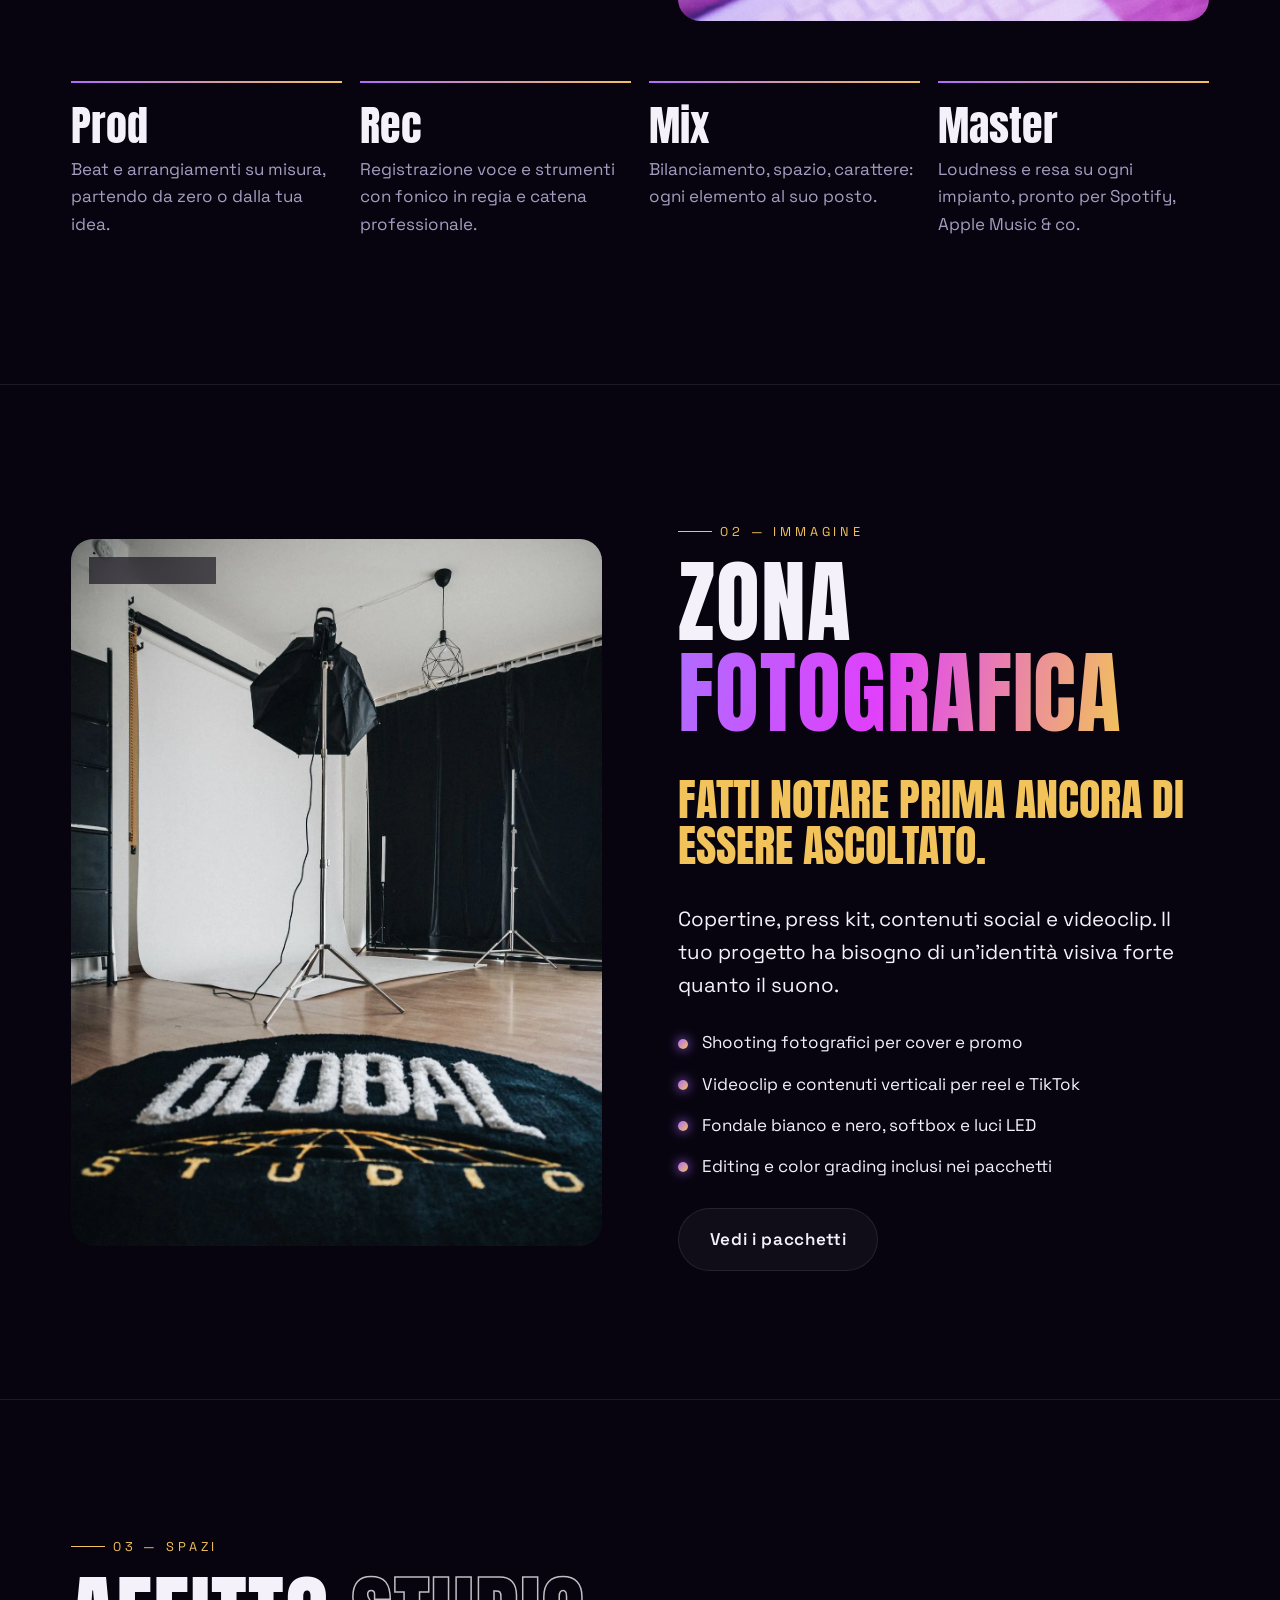
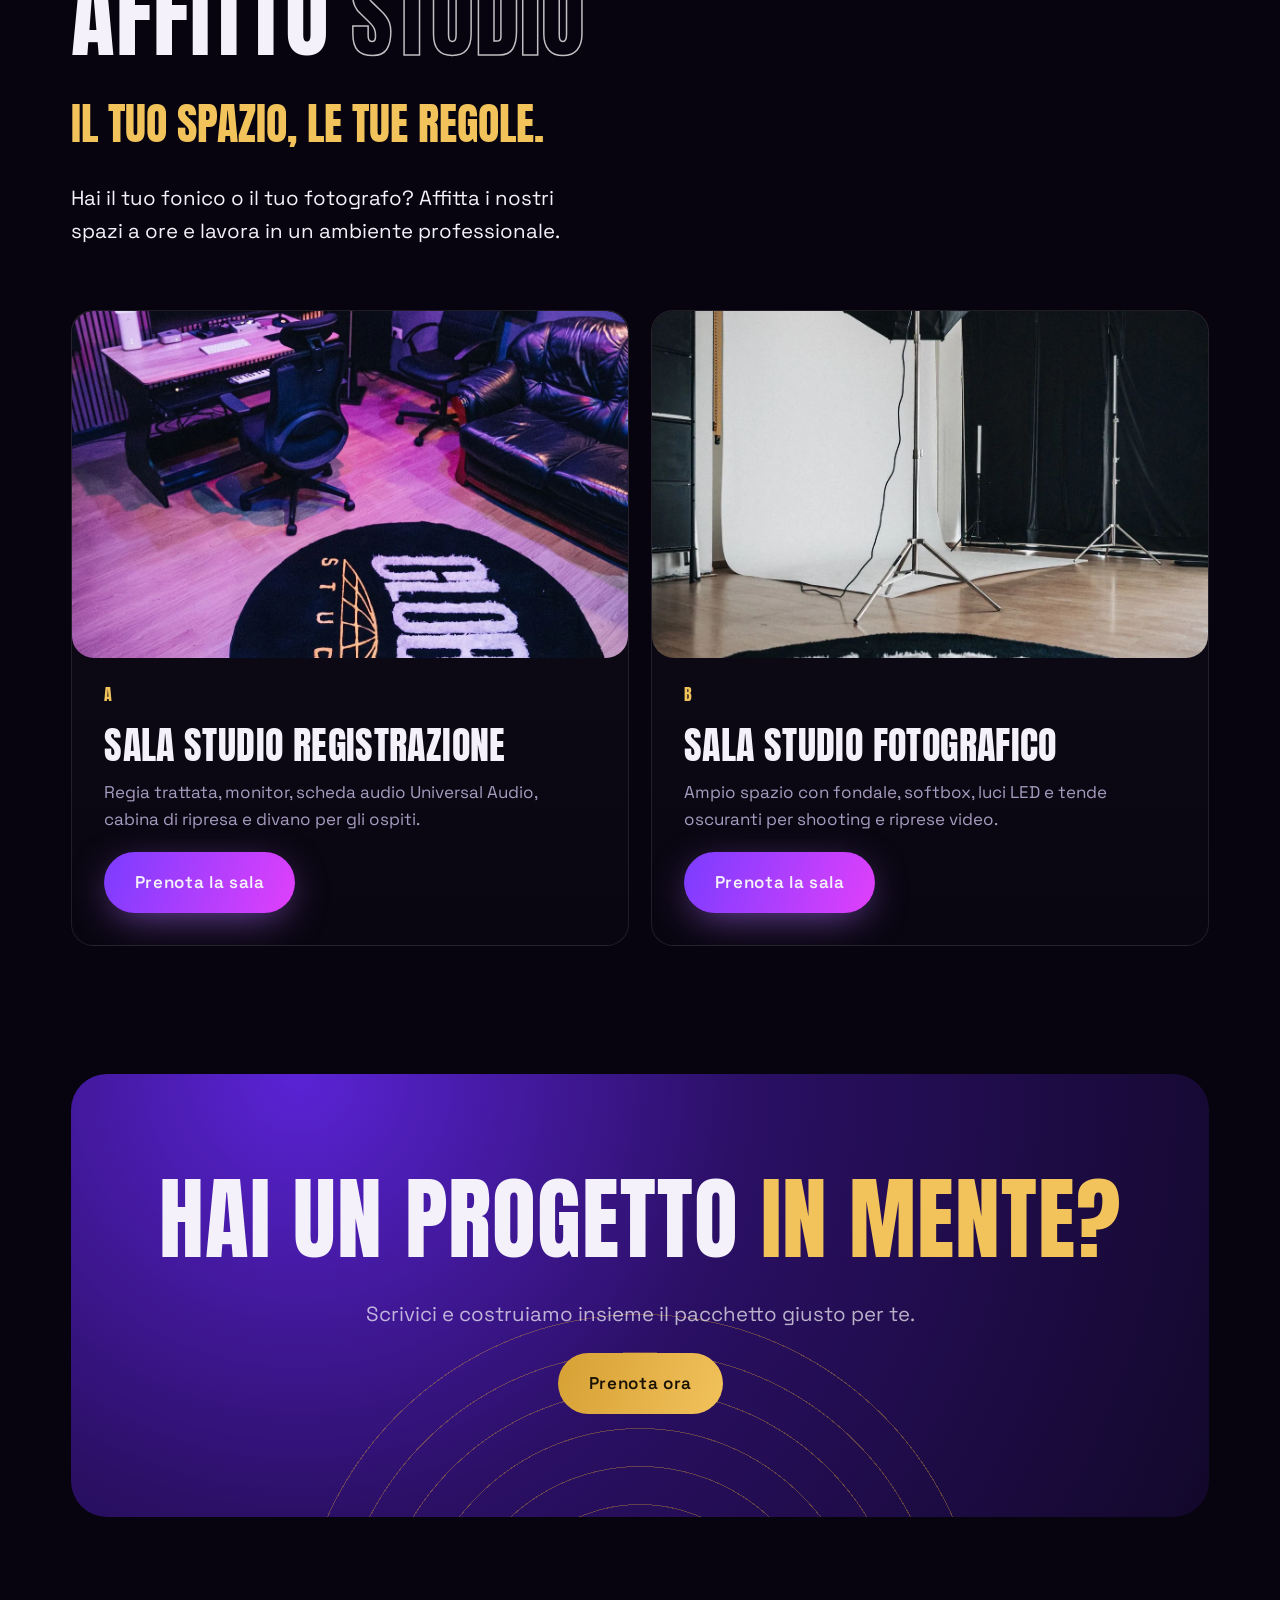
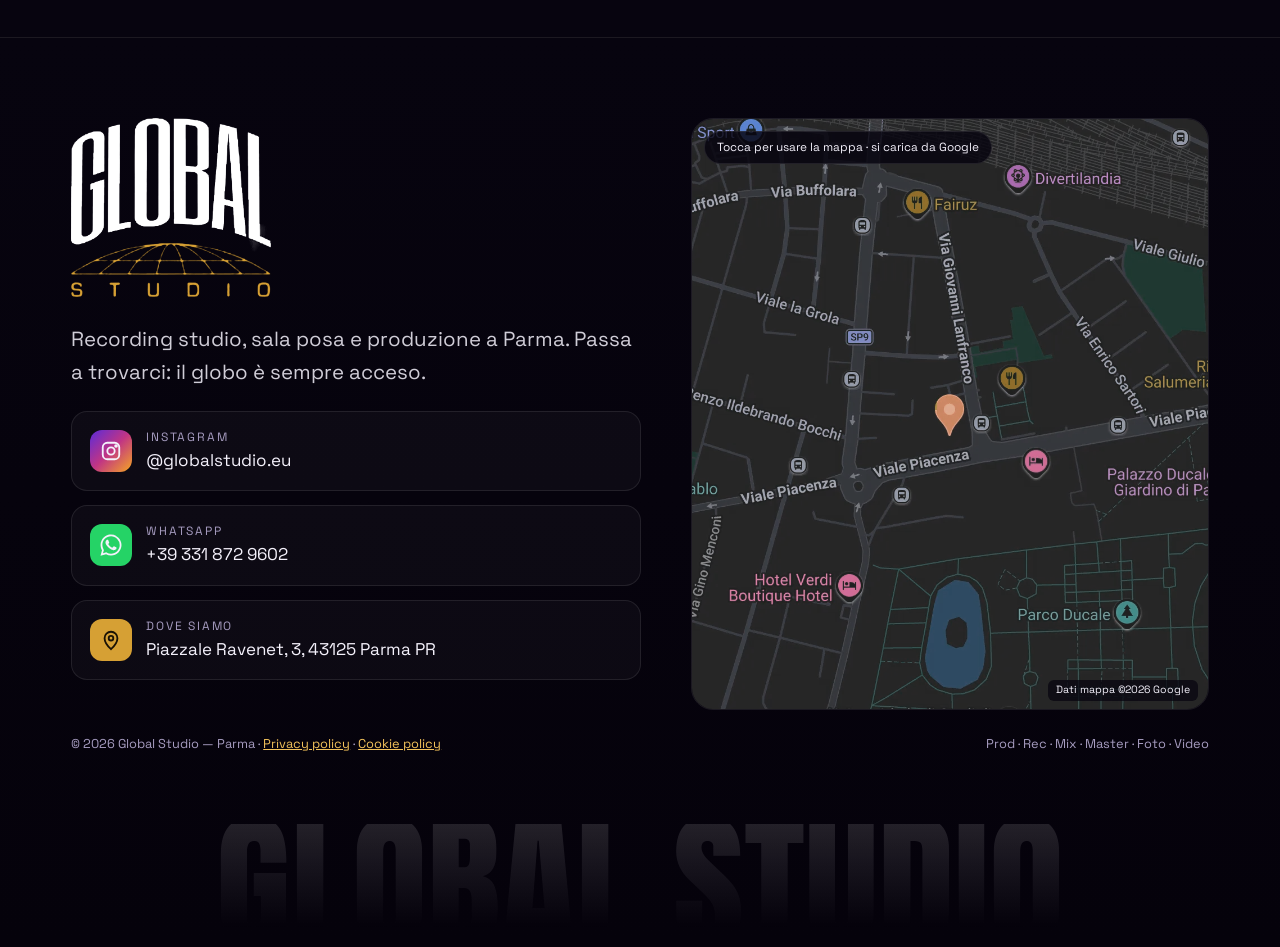
<file: sito/servizi.html>
<!DOCTYPE html>
<html lang="it">
<head>
  <meta charset="UTF-8">
  <meta name="viewport" content="width=device-width, initial-scale=1.0">
  <title>Servizi — Global Studio</title>
  <meta name="description" content="Produzione, registrazione, mix e master, shooting foto e video, affitto sala di registrazione e sala posa a Parma.">
  <link rel="icon" href="assets/img/logo.png">
  <link rel="stylesheet" href="assets/fonts/fonts.css">
  <link rel="stylesheet" href="assets/css/style.css?v=17">
</head>
<body data-page="servizi.html">
  <header id="site-header"></header>

  <main>
    <section class="page-hero">
      <div class="container">
        <span class="eyebrow reveal">Servizi</span>
        <h1 class="split-words">Dall'idea <br><span class="grad">al release</span></h1>
        <p class="lead reveal">Musica, immagine, spazi. Tutto sotto lo stesso tetto, con un team che parla la tua lingua.</p>
      </div>
      <div class="bg-word">Servizi</div>
    </section>

    <!-- PROD REC MIX MASTER -->
    <section class="service-block" id="prod">
      <div class="container">
        <div class="split">
          <div>
            <span class="eyebrow reveal">01 — Musica</span>
            <h2 class="split-words">Prod · Rec <br>Mix · Master</h2>
            <p class="tagline reveal">Il suono che meriti.</p>
            <p class="lead reveal">Ti seguiamo in ogni fase: dal beat alla traccia pronta per gli store. Ascoltiamo la tua reference, capiamo dove vuoi arrivare e ci arriviamo insieme.</p>
            <a href="prenota.html" class="btn btn-primary magnetic reveal">Prenota una sessione <svg class="arrow" width="18" height="18" viewBox="0 0 24 24" fill="none" stroke="currentColor" stroke-width="2"><path d="M5 12h14M13 6l6 6-6 6"/></svg></a>
          </div>
          <div class="media tall reveal" data-reveal="clip">
            <img src="assets/img/prod-rec-mix-master.webp" alt="Universal Audio Apollo Solo in regia" loading="lazy">
            <span class="media-tag">Rec chain</span>
          </div>
        </div>
        <div class="steps">
          <div class="step"><b>Prod</b><p>Beat e arrangiamenti su misura, partendo da zero o dalla tua idea.</p></div>
          <div class="step" style="transition-delay:.15s"><b>Rec</b><p>Registrazione voce e strumenti con fonico in regia e catena professionale.</p></div>
          <div class="step" style="transition-delay:.3s"><b>Mix</b><p>Bilanciamento, spazio, carattere: ogni elemento al suo posto.</p></div>
          <div class="step" style="transition-delay:.45s"><b>Master</b><p>Loudness e resa su ogni impianto, pronto per Spotify, Apple Music &amp; co.</p></div>
        </div>
      </div>
    </section>

    <!-- ZONA FOTOGRAFICA -->
    <section class="service-block" id="foto">
      <div class="container split reverse">
        <div>
          <span class="eyebrow reveal">02 — Immagine</span>
          <h2 class="split-words">Zona <span class="grad">fotografica</span></h2>
          <p class="tagline reveal">Fatti notare prima ancora di essere ascoltato.</p>
          <p class="lead reveal">Copertine, press kit, contenuti social e videoclip. Il tuo progetto ha bisogno di un'identità visiva forte quanto il suono.</p>
          <ul class="feature-list" data-stagger>
            <li>Shooting fotografici per cover e promo</li>
            <li>Videoclip e contenuti verticali per reel e TikTok</li>
            <li>Fondale bianco e nero, softbox e luci LED</li>
            <li>Editing e color grading inclusi nei pacchetti</li>
          </ul>
          <a href="prezzi.html" class="btn magnetic reveal">Vedi i pacchetti</a>
        </div>
        <div class="media tall reveal" data-reveal="clip">
          <img src="assets/img/shooting.webp" alt="Sala posa con softbox e fondale" loading="lazy">
          <span class="media-tag">Foto · Video</span>
        </div>
      </div>
    </section>

    <!-- AFFITTO STUDIO -->
    <section class="service-block" id="affitto">
      <div class="container">
        <div class="split">
          <div>
            <span class="eyebrow reveal">03 — Spazi</span>
            <h2 class="split-words">Affitto <span class="outline">studio</span></h2>
            <p class="tagline reveal">Il tuo spazio, le tue regole.</p>
            <p class="lead reveal">Hai il tuo fonico o il tuo fotografo? Affitta i nostri spazi a ore e lavora in un ambiente professionale.</p>
          </div>
          <div></div>
        </div>
        <div class="cards" data-stagger style="margin-top:40px">
          <div class="card tilt">
            <div class="media wide" style="margin:-32px -32px 24px"><img src="assets/img/affitto-studio.webp" alt="Sala di registrazione" loading="lazy"></div>
            <span class="num">A</span>
            <h3>Sala studio registrazione</h3>
            <p>Regia trattata, monitor, scheda audio Universal Audio, cabina di ripresa e divano per gli ospiti.</p>
            <a href="prenota.html" class="btn btn-primary">Prenota la sala</a>
          </div>
          <div class="card tilt">
            <div class="media wide" style="margin:-32px -32px 24px"><img src="assets/img/shooting.webp" alt="Sala posa fotografica" loading="lazy"></div>
            <span class="num">B</span>
            <h3>Sala studio fotografico</h3>
            <p>Ampio spazio con fondale, softbox, luci LED e tende oscuranti per shooting e riprese video.</p>
            <a href="prenota.html" class="btn btn-primary">Prenota la sala</a>
          </div>
        </div>
      </div>
    </section>

    <section class="container">
      <div class="cta-band reveal" data-reveal="zoom">
        <h2>Hai un progetto <span class="gold">in mente?</span></h2>
        <p class="lead">Scrivici e costruiamo insieme il pacchetto giusto per te.</p>
        <a href="prenota.html" class="btn btn-gold magnetic">Prenota ora</a>
      </div>
    </section>
  </main>

  <footer id="site-footer"></footer>
  <script src="assets/js/main.js?v=10"></script>
</body>
</html>
</file>
<file: sito/assets/fonts/fonts.css>
/* Font ospitati in locale (licenza SIL OFL), scaricati da Google Fonts: nessuna richiesta ai server Google. */
/* latin-ext */
@font-face {
  font-family: 'Anton';
  font-style: normal;
  font-weight: 400;
  font-display: swap;
  src: url(anton-normal-400-latin-ext-cfa139.woff2) format('woff2');
  unicode-range: U+0100-02BA, U+02BD-02C5, U+02C7-02CC, U+02CE-02D7, U+02DD-02FF, U+0304, U+0308, U+0329, U+1D00-1DBF, U+1E00-1E9F, U+1EF2-1EFF, U+2020, U+20A0-20AB, U+20AD-20C4, U+2113, U+2C60-2C7F, U+A720-A7FF;
}
/* latin */
@font-face {
  font-family: 'Anton';
  font-style: normal;
  font-weight: 400;
  font-display: swap;
  src: url(anton-normal-400-latin-a6f395.woff2) format('woff2');
  unicode-range: U+0000-00FF, U+0131, U+0152-0153, U+02BB-02BC, U+02C6, U+02DA, U+02DC, U+0304, U+0308, U+0329, U+2000-206F, U+20AC, U+2122, U+2191, U+2193, U+2212, U+2215, U+FEFF, U+FFFD;
}
/* latin-ext */
@font-face {
  font-family: 'Space Grotesk';
  font-style: normal;
  font-weight: 400;
  font-display: swap;
  src: url(space-grotesk-normal-400-latin-ext-611be2.woff2) format('woff2');
  unicode-range: U+0100-02BA, U+02BD-02C5, U+02C7-02CC, U+02CE-02D7, U+02DD-02FF, U+0304, U+0308, U+0329, U+1D00-1DBF, U+1E00-1E9F, U+1EF2-1EFF, U+2020, U+20A0-20AB, U+20AD-20C4, U+2113, U+2C60-2C7F, U+A720-A7FF;
}
/* latin */
@font-face {
  font-family: 'Space Grotesk';
  font-style: normal;
  font-weight: 400;
  font-display: swap;
  src: url(space-grotesk-normal-400-latin-ecea81.woff2) format('woff2');
  unicode-range: U+0000-00FF, U+0131, U+0152-0153, U+02BB-02BC, U+02C6, U+02DA, U+02DC, U+0304, U+0308, U+0329, U+2000-206F, U+20AC, U+2122, U+2191, U+2193, U+2212, U+2215, U+FEFF, U+FFFD;
}
/* latin-ext */
@font-face {
  font-family: 'Space Grotesk';
  font-style: normal;
  font-weight: 500;
  font-display: swap;
  src: url(space-grotesk-normal-500-latin-ext-611be2.woff2) format('woff2');
  unicode-range: U+0100-02BA, U+02BD-02C5, U+02C7-02CC, U+02CE-02D7, U+02DD-02FF, U+0304, U+0308, U+0329, U+1D00-1DBF, U+1E00-1E9F, U+1EF2-1EFF, U+2020, U+20A0-20AB, U+20AD-20C4, U+2113, U+2C60-2C7F, U+A720-A7FF;
}
/* latin */
@font-face {
  font-family: 'Space Grotesk';
  font-style: normal;
  font-weight: 500;
  font-display: swap;
  src: url(space-grotesk-normal-500-latin-ecea81.woff2) format('woff2');
  unicode-range: U+0000-00FF, U+0131, U+0152-0153, U+02BB-02BC, U+02C6, U+02DA, U+02DC, U+0304, U+0308, U+0329, U+2000-206F, U+20AC, U+2122, U+2191, U+2193, U+2212, U+2215, U+FEFF, U+FFFD;
}
/* latin-ext */
@font-face {
  font-family: 'Space Grotesk';
  font-style: normal;
  font-weight: 600;
  font-display: swap;
  src: url(space-grotesk-normal-600-latin-ext-611be2.woff2) format('woff2');
  unicode-range: U+0100-02BA, U+02BD-02C5, U+02C7-02CC, U+02CE-02D7, U+02DD-02FF, U+0304, U+0308, U+0329, U+1D00-1DBF, U+1E00-1E9F, U+1EF2-1EFF, U+2020, U+20A0-20AB, U+20AD-20C4, U+2113, U+2C60-2C7F, U+A720-A7FF;
}
/* latin */
@font-face {
  font-family: 'Space Grotesk';
  font-style: normal;
  font-weight: 600;
  font-display: swap;
  src: url(space-grotesk-normal-600-latin-ecea81.woff2) format('woff2');
  unicode-range: U+0000-00FF, U+0131, U+0152-0153, U+02BB-02BC, U+02C6, U+02DA, U+02DC, U+0304, U+0308, U+0329, U+2000-206F, U+20AC, U+2122, U+2191, U+2193, U+2212, U+2215, U+FEFF, U+FFFD;
}
/* latin-ext */
@font-face {
  font-family: 'Space Grotesk';
  font-style: normal;
  font-weight: 700;
  font-display: swap;
  src: url(space-grotesk-normal-700-latin-ext-611be2.woff2) format('woff2');
  unicode-range: U+0100-02BA, U+02BD-02C5, U+02C7-02CC, U+02CE-02D7, U+02DD-02FF, U+0304, U+0308, U+0329, U+1D00-1DBF, U+1E00-1E9F, U+1EF2-1EFF, U+2020, U+20A0-20AB, U+20AD-20C4, U+2113, U+2C60-2C7F, U+A720-A7FF;
}
/* latin */
@font-face {
  font-family: 'Space Grotesk';
  font-style: normal;
  font-weight: 700;
  font-display: swap;
  src: url(space-grotesk-normal-700-latin-ecea81.woff2) format('woff2');
  unicode-range: U+0000-00FF, U+0131, U+0152-0153, U+02BB-02BC, U+02C6, U+02DA, U+02DC, U+0304, U+0308, U+0329, U+2000-206F, U+20AC, U+2122, U+2191, U+2193, U+2212, U+2215, U+FEFF, U+FFFD;
}
</file>
<file: sito/assets/css/style.css>
/* ==========================================================
   GLOBAL STUDIO — stylesheet
   ========================================================== */
:root {
  --bg: #07040f;
  --bg-2: #0e0820;
  --bg-3: #160d30;
  --line: rgba(255, 255, 255, 0.09);
  --text: #f4f1fb;
  --muted: #a69cc0;
  --violet: #7b3cff;
  --violet-2: #b06bff;
  --magenta: #e040fb;
  --gold: #d6a034;
  --gold-2: #f2c25b;
  --wa: #25d366;
  --radius: 22px;
  --ease: cubic-bezier(.2, .8, .2, 1);
  --font-display: "Anton", "Bebas Neue", Impact, sans-serif;
  --font-body: "Space Grotesk", "Inter", system-ui, sans-serif;
  --gutter: clamp(16px, 4vw, 56px);
}

*, *::before, *::after { box-sizing: border-box; }
html { scroll-behavior: smooth; }
body {
  margin: 0;
  background: var(--bg);
  color: var(--text);
  font-family: var(--font-body);
  font-size: 17px;
  line-height: 1.6;
  overflow-x: hidden;
  -webkit-font-smoothing: antialiased;
}
body.locked { overflow: hidden; }
img, video { max-width: 100%; display: block; }
a { color: inherit; text-decoration: none; }
button { font: inherit; color: inherit; cursor: pointer; }
::selection { background: var(--violet); color: #fff; }

/* grain overlay */
body::after {
  content: "";
  position: fixed; inset: 0;
  pointer-events: none;
  z-index: 300;
  opacity: .06;
  background-image: url("data:image/svg+xml;utf8,<svg xmlns='http://www.w3.org/2000/svg' width='160' height='160'><filter id='n'><feTurbulence type='fractalNoise' baseFrequency='.85' numOctaves='3' stitchTiles='stitch'/></filter><rect width='100%' height='100%' filter='url(%23n)'/></svg>");
}

.container { width: min(1240px, 100%); margin: 0 auto; padding: 0 var(--gutter); }
section { position: relative; }
.section { padding: clamp(80px, 12vw, 160px) 0; }

/* ---------- typography ---------- */
h1, h2, h3, .display {
  font-family: var(--font-display);
  font-weight: 400;
  text-transform: uppercase;
  letter-spacing: .01em;
  line-height: .95;
  margin: 0 0 .4em;
}
h1 { font-size: clamp(3.2rem, 10vw, 9rem); }
h2 { font-size: clamp(2.6rem, 7vw, 6rem); }
h3 { font-size: clamp(1.6rem, 3vw, 2.4rem); }
p { margin: 0 0 1.1em; color: var(--muted); }
.lead { font-size: clamp(1.1rem, 1.6vw, 1.35rem); color: var(--text); opacity: .85; max-width: 60ch; }
.eyebrow {
  display: inline-flex; align-items: center; gap: .6em;
  font-size: .8rem; letter-spacing: .3em; text-transform: uppercase;
  color: var(--gold-2); margin-bottom: 1.4em;
}
.eyebrow::before { content: ""; width: 34px; height: 1px; background: currentColor; }
.grad {
  background: linear-gradient(100deg, var(--violet-2), var(--magenta) 45%, var(--gold-2));
  -webkit-background-clip: text; background-clip: text; color: transparent;
}
.outline { color: transparent; -webkit-text-stroke: 1.5px rgba(255,255,255,.75); }
.gold { color: var(--gold-2); }

/* ---------- buttons ---------- */
.btn {
  position: relative; overflow: hidden;
  display: inline-flex; align-items: center; gap: .7em;
  padding: 1em 1.8em;
  border-radius: 999px;
  border: 1px solid var(--line);
  background: rgba(255,255,255,.04);
  font-weight: 600; letter-spacing: .04em;
  transition: transform .4s var(--ease), border-color .3s, background .3s, box-shadow .3s;
  will-change: transform;
}
.btn:hover { border-color: rgba(255,255,255,.3); }
.btn-primary {
  border: 0;
  background: linear-gradient(110deg, var(--violet), var(--magenta));
  box-shadow: 0 10px 40px -10px rgba(176, 107, 255, .7);
}
.btn-primary:hover { box-shadow: 0 16px 60px -8px rgba(224, 64, 251, .8); }
.btn-gold { border: 0; background: linear-gradient(110deg, var(--gold), var(--gold-2)); color: #1a1205; }
.btn .arrow { transition: transform .35s var(--ease); }
.btn:hover .arrow { transform: translateX(5px); }

/* ==========================================================
   INTRO (globe crash)
   ========================================================== */
#intro {
  position: fixed; inset: 0; z-index: 1000;
  background: #000;
  transition: opacity 1.1s ease, visibility 1.1s;
}
#intro canvas { width: 100%; height: 100%; display: block; }
#intro.done { opacity: 0; visibility: hidden; }
#intro .intro-hud {
  position: absolute; left: 50%; bottom: 8vh; transform: translateX(-50%);
  font-size: min(.72rem, 2.9vw); letter-spacing: .3em; text-transform: uppercase;
  color: rgba(255,255,255,.55); text-align: center; white-space: normal; width: 88vw; line-height: 1.9;
  transition: opacity .6s;
}
#intro .intro-skip {
  position: absolute; right: 24px; top: 24px;
  background: none; border: 1px solid rgba(255,255,255,.25);
  border-radius: 999px; padding: .5em 1.2em;
  font-size: .75rem; letter-spacing: .25em; text-transform: uppercase;
  color: rgba(255,255,255,.7);
}
#intro .intro-skip:hover { color: #fff; border-color: #fff; }
#intro .flash {
  position: absolute; inset: 0; pointer-events: none; opacity: 0;
  background: radial-gradient(circle at 50% 50%, #fff 0%, #e8d9ff 30%, #7b3cff 80%);
}

/* ==========================================================
   HEADER / NAV
   ========================================================== */
.site-header {
  position: fixed; top: 0; left: 0; right: 0; z-index: 200;
  transition: background .4s, backdrop-filter .4s, transform .5s var(--ease), padding .4s;
  padding: 22px 0;
}
.site-header.scrolled {
  background: rgba(7, 4, 15, .72);
  backdrop-filter: blur(16px); -webkit-backdrop-filter: blur(16px);
  border-bottom: 1px solid var(--line);
  padding: 12px 0;
}
.site-header.hide { transform: translateY(-110%); }
.nav { display: flex; align-items: center; justify-content: space-between; gap: 24px; }
.nav-logo img { height: 46px; width: auto; transition: height .4s; }
.scrolled .nav-logo img { height: 38px; }
.nav-links { display: flex; align-items: center; gap: clamp(14px, 2vw, 30px); list-style: none; margin: 0; padding: 0; }
.nav-links a {
  position: relative; font-size: .88rem; letter-spacing: .08em; text-transform: uppercase;
  color: rgba(255,255,255,.75); transition: color .3s;
}
.nav-links a::after {
  content: ""; position: absolute; left: 0; right: 0; bottom: -6px; height: 2px;
  background: linear-gradient(90deg, var(--violet-2), var(--gold-2));
  transform: scaleX(0); transform-origin: right; transition: transform .4s var(--ease);
}
.nav-links a:hover, .nav-links a.active { color: #fff; }
.nav-links a:hover::after, .nav-links a.active::after { transform: scaleX(1); transform-origin: left; }
.nav-cta { padding: .7em 1.4em; font-size: .85rem; }
.burger { display: none; width: 46px; height: 46px; border-radius: 50%; border: 1px solid var(--line); background: rgba(255,255,255,.04); position: relative; }
.burger span { position: absolute; left: 13px; right: 13px; height: 2px; background: #fff; transition: transform .4s var(--ease), opacity .3s; }
.burger span:nth-child(1) { top: 17px; }
.burger span:nth-child(2) { top: 23px; }
.burger span:nth-child(3) { top: 29px; }
.menu-open .burger span:nth-child(1) { transform: translateY(6px) rotate(45deg); }
.menu-open .burger span:nth-child(2) { opacity: 0; }
.menu-open .burger span:nth-child(3) { transform: translateY(-6px) rotate(-45deg); }

.mobile-menu {
  position: fixed; inset: 0; z-index: 190;
  background: radial-gradient(circle at 80% 0%, #2a1060, var(--bg) 60%);
  display: flex; flex-direction: column; justify-content: center;
  padding: 100px var(--gutter) 40px;
  clip-path: circle(0% at calc(100% - 40px) 40px);
  transition: clip-path .8s var(--ease);
}
.menu-open .mobile-menu { clip-path: circle(150% at calc(100% - 40px) 40px); }
.mobile-menu a {
  font-family: var(--font-display); font-size: clamp(2.4rem, 11vw, 4rem); text-transform: uppercase;
  line-height: 1.1; display: block;
  opacity: 0; transform: translateY(30px);
  transition: opacity .5s, transform .6s var(--ease), color .3s;
}
.mobile-menu a:hover, .mobile-menu a.active { color: var(--gold-2); }
.menu-open .mobile-menu a { opacity: 1; transform: none; }
.menu-open .mobile-menu a:nth-child(1) { transition-delay: .15s; }
.menu-open .mobile-menu a:nth-child(2) { transition-delay: .2s; }
.menu-open .mobile-menu a:nth-child(3) { transition-delay: .25s; }
.menu-open .mobile-menu a:nth-child(4) { transition-delay: .3s; }
.menu-open .mobile-menu a:nth-child(5) { transition-delay: .35s; }
.menu-open .mobile-menu a:nth-child(6) { transition-delay: .4s; }
.menu-open .mobile-menu a:nth-child(7) { transition-delay: .45s; }

@media (max-width: 1080px) {
  .nav-links, .nav-cta { display: none; }
  .burger { display: block; }
}

/* ==========================================================
   HERO (home)
   ========================================================== */
.hero {
  min-height: 100svh;
  display: grid; place-items: center;
  text-align: center;
  overflow: hidden;
  padding: 120px var(--gutter) 80px;
}
.hero-bg { position: absolute; inset: 0; z-index: -1; }
.hero-bg video { position: absolute; inset: 0; width: 100%; height: 100%; object-fit: cover; }
.hero-bg canvas { position: absolute; inset: 0; width: 100%; height: 100%; opacity: .5; }
.hero-bg::after {
  content: ""; position: absolute; inset: 0;
  background:
    radial-gradient(ellipse 60% 50% at 50% 55%, rgba(7, 4, 15, .55), transparent 80%),
    linear-gradient(rgba(7, 4, 15, .35), rgba(7, 4, 15, .35)),
    radial-gradient(ellipse 40% 30% at 20% 90%, rgba(224, 64, 251, .18), transparent 70%),
    linear-gradient(180deg, transparent 60%, var(--bg));
}
.hero-logo {
  width: min(340px, 60vw); margin: 0 auto;
  filter: drop-shadow(0 0 40px rgba(176, 107, 255, .45));
  animation: logoFloat 6s ease-in-out infinite;
}
@keyframes logoFloat { 50% { transform: translateY(-12px); } }
.hero-tags {
  margin-top: 20px;
  display: flex; flex-wrap: wrap; justify-content: center; gap: 10px;
}
.hero-tags span {
  border: 1px solid var(--line); border-radius: 999px; padding: .45em 1.1em;
  font-size: .78rem; letter-spacing: .2em; text-transform: uppercase; color: var(--muted);
  background: rgba(255,255,255,.03);
}
.hero-actions { margin-top: 40px; display: flex; gap: 14px; justify-content: center; flex-wrap: wrap; }
.scroll-hint {
  position: absolute; bottom: 28px; left: 50%; transform: translateX(-50%);
  width: 26px; height: 42px; border: 2px solid rgba(255,255,255,.35); border-radius: 14px;
}
.scroll-hint::after {
  content: ""; position: absolute; left: 50%; top: 8px; width: 4px; height: 8px; margin-left: -2px;
  background: #fff; border-radius: 2px; animation: scrollDot 1.8s infinite;
}
@keyframes scrollDot { 0% { opacity: 0; transform: translateY(0); } 30% { opacity: 1; } 100% { opacity: 0; transform: translateY(14px); } }

/* video stage that grows on scroll */
.video-stage { padding: 40px var(--gutter) 0; }
.video-frame {
  position: relative; overflow: hidden;
  border-radius: 40px;
    box-shadow: 0 40px 120px -30px rgba(123, 60, 255, .6);
  aspect-ratio: 16 / 9;
  max-height: 92vh;
  margin: 0 auto;
  width: min(1240px, 100%);
  background: #000;
}
.video-frame video { width: 100%; height: 100%; object-fit: cover; }
.video-frame .video-label {
  position: absolute; left: 28px; bottom: 24px;
  display: flex; align-items: center; gap: 10px;
  font-size: .75rem; letter-spacing: .3em; text-transform: uppercase;
}
.rec-dot { width: 10px; height: 10px; border-radius: 50%; background: #ff3b3b; box-shadow: 0 0 12px #ff3b3b; animation: blink 1.2s infinite; }
@keyframes blink { 50% { opacity: .2; } }
.video-sound {
  position: absolute; right: 22px; bottom: 18px;
  width: 48px; height: 48px; border-radius: 50%;
  border: 1px solid rgba(255,255,255,.3); background: rgba(0,0,0,.4); backdrop-filter: blur(6px);
  display: grid; place-items: center;
}

/* ---------- page hero (inner pages) ---------- */
.page-hero {
  padding: clamp(150px, 22vw, 240px) 0 clamp(60px, 8vw, 100px);
  overflow: hidden;
}
.page-hero::before {
  content: ""; position: absolute; inset: 0; z-index: -1;
  background:
    radial-gradient(ellipse 50% 60% at 85% 10%, rgba(123, 60, 255, .35), transparent 70%),
    radial-gradient(ellipse 40% 40% at 0% 100%, rgba(214, 160, 52, .12), transparent 70%);
}
.page-hero .bg-word {
  position: absolute; right: -2vw; bottom: -3vw; z-index: -1;
  font-family: var(--font-display); font-size: clamp(8rem, 26vw, 24rem); line-height: .8;
  color: transparent; -webkit-text-stroke: 1px rgba(255,255,255,.06);
  text-transform: uppercase; white-space: nowrap; pointer-events: none;
}

/* page hero con video di sfondo (about, progetti) */
.page-hero-video { position: absolute; inset: 0; z-index: -2; }
.page-hero-video video { width: 100%; height: 100%; object-fit: cover; object-position: 50% 30%; }
.page-hero-video::after {
  content: ""; position: absolute; inset: 0;
  background:
    linear-gradient(90deg, rgba(7, 4, 15, .85) 0%, rgba(7, 4, 15, .55) 55%, rgba(7, 4, 15, .35) 100%),
    linear-gradient(180deg, rgba(7, 4, 15, .3) 0%, transparent 40%, var(--bg) 100%);
}
@media (prefers-reduced-motion: reduce) {
  .page-hero-video { display: none; }
}

/* ==========================================================
   MARQUEE
   ========================================================== */
.marquee {
  overflow: hidden; border-block: 1px solid var(--line);
  padding: 22px 0; background: var(--bg-2);
  transform: rotate(-2deg); margin: 60px -20px;
}
.marquee.alt { transform: rotate(1.5deg); background: linear-gradient(90deg, var(--violet), var(--magenta)); border: 0; }
.marquee-track { display: flex; width: max-content; animation: marquee 28s linear infinite; }
.marquee.alt .marquee-track { animation-direction: reverse; animation-duration: 34s; }
.marquee-track span {
  font-family: var(--font-display); font-size: clamp(2rem, 5vw, 4rem); text-transform: uppercase;
  padding: 0 .5em; white-space: nowrap; line-height: 1;
}
.marquee-track span.star { color: var(--gold-2); }
.marquee.alt .marquee-track span.star { color: #1a0838; }
@keyframes marquee { to { transform: translateX(-50%); } }

/* ==========================================================
   LAYOUT BLOCKS
   ========================================================== */
.split { display: grid; grid-template-columns: 1fr 1fr; gap: clamp(32px, 6vw, 96px); align-items: center; }
.split.reverse > :first-child { order: 2; }
@media (max-width: 860px) {
  .split { grid-template-columns: 1fr; }
  .split.reverse > :first-child { order: 0; }
}
.media {
  position: relative; overflow: hidden; border-radius: var(--radius);
  background: var(--bg-3);
}
.media img, .media video { width: 100%; height: 100%; object-fit: cover; transition: transform 1.2s var(--ease); }
.media:hover img { transform: scale(1.05); }
.media.tall { aspect-ratio: 3 / 4; }
.media.wide { aspect-ratio: 16 / 10; }
.media.square { aspect-ratio: 1; }
.media .parallax-img { height: 120%; margin-top: -10%; }
.media-tag {
  position: absolute; left: 18px; top: 18px; z-index: 2;
  padding: .4em 1em; border-radius: 999px;
  background: rgba(7,4,15,.6); backdrop-filter: blur(8px);
  font-size: .72rem; letter-spacing: .25em; text-transform: uppercase;
}
.stack { position: relative; }
.stack .media.float {
  position: absolute; width: 48%; right: -6%; bottom: -12%;
  border: 6px solid var(--bg); box-shadow: 0 30px 80px -20px rgba(0,0,0,.8);
}
@media (max-width: 860px) { .stack .media.float { right: 4%; bottom: -8%; } }

.feature-list { list-style: none; padding: 0; margin: 28px 0; display: grid; gap: 14px; }
.feature-list li { display: flex; gap: 14px; align-items: flex-start; color: var(--text); }
.feature-list li::before {
  content: ""; flex: none; margin-top: .55em; width: 10px; height: 10px; border-radius: 50%;
  background: linear-gradient(135deg, var(--violet-2), var(--gold-2));
  box-shadow: 0 0 12px var(--violet-2);
}

/* stats */
.stats { display: grid; grid-template-columns: repeat(4, 1fr); gap: 1px; background: var(--line); border-radius: var(--radius); overflow: hidden; }
.stat { background: var(--bg); padding: 36px 24px; text-align: center; }
.stat strong { display: block; font-family: var(--font-display); font-size: clamp(2.6rem, 5vw, 4.2rem); line-height: 1; font-weight: 400; }
.stat span { font-size: .8rem; letter-spacing: .2em; text-transform: uppercase; color: var(--muted); }
@media (max-width: 760px) { .stats { grid-template-columns: repeat(2, 1fr); } }

/* cards */
.cards { display: grid; grid-template-columns: repeat(auto-fit, minmax(260px, 1fr)); gap: 22px; }
.card {
  position: relative; overflow: hidden;
  border: 1px solid var(--line); border-radius: var(--radius);
  background: linear-gradient(180deg, rgba(255,255,255,.04), rgba(255,255,255,.01));
  padding: 32px;
  transition: border-color .4s, transform .5s var(--ease);
  transform-style: preserve-3d;
}
.card::before {
  content: ""; position: absolute; inset: 0; z-index: -1; opacity: 0;
  background: radial-gradient(400px circle at var(--mx, 50%) var(--my, 50%), rgba(176, 107, 255, .25), transparent 60%);
  transition: opacity .4s;
}
.card:hover { border-color: rgba(176, 107, 255, .45); }
.card:hover::before { opacity: 1; }
.card .num { font-family: var(--font-display); font-size: 1rem; color: var(--gold-2); letter-spacing: .2em; }
.card h3 { margin-top: 18px; }
.card .icon {
  width: 56px; height: 56px; border-radius: 16px; display: grid; place-items: center;
  background: linear-gradient(135deg, rgba(123,60,255,.35), rgba(224,64,251,.2));
  border: 1px solid rgba(255,255,255,.1);
}
.card .icon svg { width: 26px; height: 26px; }

/* service image cards (home) */
.svc-grid { display: grid; grid-template-columns: repeat(3, 1fr); gap: 22px; }
@media (max-width: 900px) { .svc-grid { grid-template-columns: 1fr; } }
.svc-card {
  position: relative; overflow: hidden; border-radius: var(--radius);
  aspect-ratio: 3 / 4; display: flex; align-items: flex-end;
  isolation: isolate;
}
.svc-card img { position: absolute; inset: 0; width: 100%; height: 100%; object-fit: cover; z-index: -2; transition: transform 1.2s var(--ease), filter .6s; filter: saturate(.9) brightness(.8); }
.svc-card::after { content: ""; position: absolute; inset: 0; z-index: -1; background: linear-gradient(180deg, transparent 35%, rgba(7,4,15,.95)); }
.svc-card:hover img { transform: scale(1.08); filter: saturate(1.15) brightness(.95); }
.svc-card .svc-body { padding: 30px; width: 100%; }
.svc-card h3 { margin-bottom: .2em; }
.svc-card p { margin: 0; color: rgba(255,255,255,.75); }
.svc-card .go {
  position: absolute; top: 22px; right: 22px;
  width: 52px; height: 52px; border-radius: 50%; display: grid; place-items: center;
  background: rgba(255,255,255,.1); backdrop-filter: blur(8px);
  transition: transform .5s var(--ease), background .3s;
}
.svc-card:hover .go { transform: rotate(-45deg); background: var(--gold); color: #1a1205; }

/* big service sections */
.service-block { padding: clamp(70px, 10vw, 130px) 0; border-top: 1px solid var(--line); }
.service-block .tagline { font-family: var(--font-display); font-size: clamp(1.6rem, 3.4vw, 2.8rem); line-height: 1.05; text-transform: uppercase; color: var(--gold-2); margin-bottom: .8em; }
.steps { display: grid; grid-template-columns: repeat(4, 1fr); gap: 18px; margin-top: 60px; }
@media (max-width: 900px) { .steps { grid-template-columns: repeat(2, 1fr); } }
@media (max-width: 520px) { .steps { grid-template-columns: 1fr; } }
.step { border-top: 2px solid var(--line); padding-top: 22px; position: relative; }
.step::before {
  content: ""; position: absolute; top: -2px; left: 0; height: 2px; width: 0;
  background: linear-gradient(90deg, var(--violet-2), var(--gold-2));
  transition: width 1.4s var(--ease);
}
.step.in::before { width: 100%; }
.step b { font-family: var(--font-display); font-weight: 400; font-size: 2.6rem; display: block; line-height: 1; margin-bottom: 10px; }

/* globe feature */
.globe-feature { min-height: 100vh; display: grid; place-items: center; overflow: hidden; text-align: center; }
.globe-feature .globe-img {
  position: absolute; inset: 0; z-index: -1;
}
.globe-feature .globe-img img { width: 100%; height: 120%; object-fit: cover; object-position: center 22%; opacity: .55; }
.globe-feature::after { content: ""; position: absolute; inset: 0; z-index: -1; background: radial-gradient(circle at 50% 50%, transparent 20%, var(--bg) 75%); }
.globe-feature h2 { font-size: clamp(3rem, 11vw, 10rem); }

/* gallery */
.gallery { columns: 3 280px; column-gap: 18px; }
.gallery .media { margin-bottom: 18px; break-inside: avoid; cursor: zoom-in; }
.gallery .media img { height: auto; }

.ig-card {
  display: grid; place-items: center; text-align: center;
  aspect-ratio: 4 / 5; border-radius: var(--radius);
  background: linear-gradient(135deg, #5b2bd9, #c13584 55%, #f5a623);
  padding: 30px; margin-bottom: 18px; break-inside: avoid;
  transition: transform .5s var(--ease);
}
.ig-card:hover { transform: scale(1.02) rotate(-1deg); }
.ig-card h3 { margin: 14px 0 8px; }
.ig-card p { color: rgba(255,255,255,.85); margin: 0; }

/* gallery a nastro: due file che scorrono in versi opposti, card Instagram ferma al centro */
.reel-wrap { --h: clamp(180px, 24vw, 460px); --gap: 16px; position: relative; display: grid; grid-template-columns: minmax(0, 1fr); gap: var(--gap); margin-top: 40px; overflow-x: clip; }
.reel { overflow: hidden; -webkit-mask-image: linear-gradient(90deg, transparent, #000 6%, #000 94%, transparent); mask-image: linear-gradient(90deg, transparent, #000 6%, #000 94%, transparent); }
.reel-track { display: flex; gap: var(--gap); width: max-content; animation: reel 60s linear infinite; }
.reel.reverse .reel-track { animation-direction: reverse; animation-duration: 68s; }
.reel .media { flex: none; height: var(--h); }
.reel .media img, .reel .media video { width: auto; height: 100%; }
.reel .media img { cursor: zoom-in; }
@keyframes reel { to { transform: translateX(calc(-50% - var(--gap) / 2)); } }
.ig-float {
  position: absolute; z-index: 2; left: 50%; top: 50%; translate: -50% -50%;
  width: clamp(220px, 24vw, 340px); margin: 0;
  box-shadow: 0 0 0 6px var(--bg), 0 40px 100px -20px rgba(0,0,0,.9);
}
@media (prefers-reduced-motion: reduce) {
  .reel { overflow-x: auto; }
  .reel-track { animation: none; }
}

/* lightbox */
.lightbox {
  position: fixed; inset: 0; z-index: 500; display: grid; place-items: center;
  background: rgba(4,2,10,.92); backdrop-filter: blur(10px);
  opacity: 0; visibility: hidden; transition: opacity .4s, visibility .4s; padding: 24px;
}
.lightbox.open { opacity: 1; visibility: visible; }
.lightbox img { max-height: 88vh; border-radius: 16px; transform: scale(.92); transition: transform .5s var(--ease); }
.lightbox.open img { transform: none; }

/* ==========================================================
   PRICING
   ========================================================== */
.price-tabs { display: flex; flex-wrap: wrap; gap: 10px; margin-bottom: 40px; }
.price-tab {
  border: 1px solid var(--line); background: transparent; border-radius: 999px;
  padding: .7em 1.4em; font-size: .85rem; letter-spacing: .12em; text-transform: uppercase; color: var(--muted);
  transition: all .3s;
}
.price-tab.active, .price-tab:hover { color: #fff; border-color: var(--violet-2); background: rgba(123,60,255,.18); }
.price-panel { display: none; }
.price-panel.active { display: grid; animation: panelIn .6s var(--ease); }
@keyframes panelIn { from { opacity: 0; transform: translateY(20px); } }
.price-card { display: flex; flex-direction: column; }
.price-card.featured {
  border-color: transparent;
  background:
    linear-gradient(var(--bg-2), var(--bg-2)) padding-box,
    linear-gradient(135deg, var(--violet-2), var(--magenta), var(--gold-2)) border-box;
  border: 1px solid transparent;
  box-shadow: 0 30px 80px -30px rgba(176,107,255,.6);
}
.price-card .badge {
  align-self: flex-start; font-size: .7rem; letter-spacing: .2em; text-transform: uppercase;
  padding: .35em .9em; border-radius: 999px; background: var(--gold); color: #1a1205; font-weight: 700; margin-bottom: 14px;
}
.price { font-family: var(--font-display); font-size: clamp(3rem, 5vw, 4rem); line-height: 1; margin: 10px 0 4px; }
.price small { font-family: var(--font-body); font-size: 1rem; color: var(--muted); }
.price-card .feature-list { flex: 1; }
.price-note { margin-top: 40px; font-size: .9rem; text-align: center; }

/* ==========================================================
   BOOKING
   ========================================================== */
.booking { display: grid; grid-template-columns: 1.15fr 1fr; gap: 28px; align-items: start; }
@media (max-width: 960px) { .booking { grid-template-columns: 1fr; } }
.panel {
  border: 1px solid var(--line); border-radius: var(--radius);
  background: linear-gradient(180deg, rgba(255,255,255,.045), rgba(255,255,255,.015));
  padding: clamp(20px, 3vw, 34px);
}
.panel h3 { font-size: 1.6rem; display: flex; align-items: center; gap: 12px; }
.panel h3 .n { font-size: .9rem; width: 32px; height: 32px; border-radius: 50%; display: grid; place-items: center; background: var(--violet); font-family: var(--font-body); font-weight: 700; }
.service-pick { display: grid; grid-template-columns: repeat(auto-fit, minmax(150px, 1fr)); gap: 10px; margin-bottom: 30px; }
.service-pick label {
  position: relative; cursor: pointer; border: 1px solid var(--line); border-radius: 14px; padding: 14px;
  font-size: .9rem; transition: all .3s; display: block;
}
.service-pick input { position: absolute; opacity: 0; pointer-events: none; }
.service-pick label small { display: block; color: var(--muted); font-size: .76rem; }
.service-pick label:has(input:checked) { border-color: var(--violet-2); background: rgba(123,60,255,.2); box-shadow: 0 0 0 1px var(--violet-2) inset; }

.cal-head { display: flex; align-items: center; justify-content: space-between; margin-bottom: 16px; }
.cal-head strong { font-family: var(--font-display); font-weight: 400; font-size: 1.8rem; text-transform: uppercase; }
.cal-nav { width: 42px; height: 42px; border-radius: 50%; border: 1px solid var(--line); background: transparent; transition: all .3s; }
.cal-nav:hover:not(:disabled) { background: var(--violet); border-color: var(--violet); }
.cal-nav:disabled { opacity: .25; cursor: not-allowed; }
.cal-grid { display: grid; grid-template-columns: repeat(7, 1fr); gap: 6px; }
.cal-dow { text-align: center; font-size: .72rem; letter-spacing: .15em; color: var(--muted); padding: 6px 0; text-transform: uppercase; }
.cal-day {
  aspect-ratio: 1; border-radius: 12px; border: 1px solid transparent; background: rgba(255,255,255,.04);
  display: grid; place-items: center; font-weight: 600; position: relative; transition: all .25s;
}
.cal-day:hover:not(:disabled) { border-color: var(--violet-2); transform: translateY(-2px); }
.cal-day:disabled { background: transparent; color: rgba(255,255,255,.2); cursor: not-allowed; }
.cal-day.today::after { content: ""; position: absolute; bottom: 6px; width: 5px; height: 5px; border-radius: 50%; background: var(--gold-2); }
.cal-day.selected { background: linear-gradient(135deg, var(--violet), var(--magenta)); box-shadow: 0 8px 24px -6px rgba(224,64,251,.7); }
.cal-day.empty { visibility: hidden; }
.cal-legend { display: flex; gap: 18px; margin-top: 16px; font-size: .78rem; color: var(--muted); flex-wrap: wrap; }
.cal-legend i { display: inline-block; width: 10px; height: 10px; border-radius: 3px; margin-right: 6px; vertical-align: middle; }

.slots { display: grid; grid-template-columns: repeat(auto-fill, minmax(88px, 1fr)); gap: 8px; margin: 10px 0 24px; }
.slot {
  padding: .7em 0; border-radius: 10px; border: 1px solid var(--line); background: rgba(255,255,255,.03);
  font-weight: 600; font-size: .92rem; transition: all .2s;
}
.slot:hover:not(:disabled) { border-color: var(--violet-2); }
.slot.selected { background: var(--violet); border-color: var(--violet); }
.slot:disabled { text-decoration: line-through; opacity: .3; cursor: not-allowed; }
.slots-empty { color: var(--muted); padding: 24px; text-align: center; border: 1px dashed var(--line); border-radius: 14px; margin-bottom: 24px; }

.form-grid { display: grid; grid-template-columns: 1fr 1fr; gap: 14px; }
.form-grid .full { grid-column: 1 / -1; }
@media (max-width: 560px) { .form-grid { grid-template-columns: 1fr; } }
.field label { display: block; font-size: .76rem; letter-spacing: .15em; text-transform: uppercase; color: var(--muted); margin-bottom: 6px; }
.field input, .field select, .field textarea {
  width: 100%; padding: .9em 1em; border-radius: 12px;
  border: 1px solid var(--line); background: rgba(255,255,255,.04); color: var(--text);
  font: inherit; font-size: .95rem; transition: border-color .3s, background .3s;
}
.field select option { background: var(--bg-2); }
.field textarea { min-height: 110px; resize: vertical; }
.field input:focus, .field select:focus, .field textarea:focus { outline: none; border-color: var(--violet-2); background: rgba(123,60,255,.08); }
.summary {
  margin: 20px 0; padding: 18px; border-radius: 14px; background: rgba(214,160,52,.08); border: 1px solid rgba(214,160,52,.3);
  font-size: .92rem;
}
.summary b { color: var(--gold-2); }
.form-msg { margin-top: 14px; font-size: .9rem; min-height: 1.4em; }
.form-msg.err { color: #ff7a8a; }
.form-msg.ok { color: #6bffb0; }

/* ==========================================================
   JOBS
   ========================================================== */
.job {
  display: grid; grid-template-columns: auto 1fr auto; gap: 28px; align-items: center;
  padding: 30px 0; border-bottom: 1px solid var(--line); cursor: pointer;
  transition: padding .4s var(--ease);
}
.job:hover { padding-left: 16px; }
.job .idx { font-family: var(--font-display); font-size: 1.1rem; color: var(--gold-2); }
.job h3 { margin: 0; }
.job p { margin: 6px 0 0; }
.job .tag { border: 1px solid var(--line); border-radius: 999px; padding: .4em 1em; font-size: .75rem; letter-spacing: .15em; text-transform: uppercase; white-space: nowrap; }
@media (max-width: 640px) { .job { grid-template-columns: 1fr; gap: 10px; } }

/* ==========================================================
   CTA band
   ========================================================== */
.cta-band {
  position: relative; overflow: hidden; border-radius: 36px;
  padding: clamp(50px, 8vw, 110px) clamp(24px, 6vw, 80px);
  background: radial-gradient(circle at 20% 0%, #5b23d6, #2a0f63 45%, #12082a);
  text-align: center;
}
.cta-band::before {
  content: ""; position: absolute; width: 700px; height: 700px; left: 50%; top: 100%;
  transform: translate(-50%, -30%);
  background: repeating-radial-gradient(circle, rgba(214,160,52,.35) 0 1px, transparent 1px 38px);
  border-radius: 50%; animation: spin 60s linear infinite; pointer-events: none;
}
@keyframes spin { to { transform: translate(-50%, -30%) rotate(360deg); } }
.cta-band h2 { position: relative; }
.cta-band p { color: rgba(255,255,255,.8); margin-inline: auto; position: relative; }
.cta-band .btn { position: relative; }

/* ==========================================================
   FOOTER
   ========================================================== */
.site-footer { border-top: 1px solid var(--line); margin-top: 120px; padding-top: 80px; background: linear-gradient(180deg, var(--bg), #05020b); }
.footer-top { display: grid; grid-template-columns: 1.1fr 1fr; gap: 50px; }
@media (max-width: 900px) { .footer-top { grid-template-columns: 1fr; } }
.footer-logo { width: 200px; margin-bottom: 26px; }
.contact-list { list-style: none; margin: 0 0 30px; padding: 0; display: grid; gap: 14px; }
.contact-list a, .contact-list div {
  display: flex; align-items: center; gap: 14px; padding: 16px 18px; border-radius: 16px;
  border: 1px solid var(--line); background: rgba(255,255,255,.03); transition: all .3s;
}
.contact-list a:hover { border-color: var(--violet-2); transform: translateX(6px); }
.contact-list .ci { width: 42px; height: 42px; border-radius: 12px; display: grid; place-items: center; flex: none; }
.contact-list .ci svg { width: 22px; height: 22px; }
.ci.ig { background: linear-gradient(135deg, #5b2bd9, #c13584, #f5a623); }
.ci.wa { background: var(--wa); }
.ci.map { background: var(--gold); color: #1a1205; }
.contact-list small { display: block; color: var(--muted); font-size: .75rem; letter-spacing: .15em; text-transform: uppercase; }
.map-wrap { border-radius: var(--radius); overflow: hidden; border: 1px solid var(--line); min-height: 360px; height: 100%; position: relative; }
.map-wrap iframe { width: 100%; height: 100%; min-height: 360px; border: 0; filter: invert(.92) hue-rotate(200deg) saturate(.7) contrast(.9); }
.map-activate { position: absolute; inset: 0; width: 100%; height: 100%; padding: 0; border: 0; background: none; cursor: pointer; font: inherit; }
.map-static img { position: absolute; inset: 0; width: 100%; height: 100%; object-fit: cover; filter: invert(.92) hue-rotate(200deg) saturate(.7) contrast(.9); transition: filter .6s, transform 1.2s cubic-bezier(.2,.7,.2,1); }
.map-activate:hover img, .map-activate:focus-visible img { filter: invert(.92) hue-rotate(200deg) saturate(.9) contrast(.95) brightness(1.08); transform: scale(1.03); }
.map-static iframe { position: absolute; inset: 0; min-height: 0; }
.map-hint { position: absolute; top: 12px; left: 12px; max-width: calc(100% - 24px); padding: 6px 12px; border-radius: 999px; background: rgba(7,4,15,.82); border: 1px solid var(--line); color: var(--text); font-size: .74rem; }
.map-attrib { position: absolute; bottom: 8px; right: 10px; padding: 2px 8px; border-radius: 6px; background: rgba(7,4,15,.75); color: var(--text); font-size: .66rem; pointer-events: none; }
.footer-bottom a, .form-privacy a { color: var(--gold-2); text-decoration: underline; }
.form-privacy { margin-top: 16px; font-size: .82rem; color: var(--muted); line-height: 1.5; }
.legal { max-width: 78ch; }
.legal h2 { font-size: clamp(1.6rem, 3vw, 2.2rem); margin: 56px 0 16px; }
.legal h3 { font-size: 1.15rem; margin: 28px 0 10px; }
.legal p, .legal li { color: var(--text); opacity: .85; line-height: 1.7; }
.legal ul { padding-left: 1.2em; margin: 10px 0; list-style: disc; }
.legal li { margin: 6px 0; }
.legal a { color: var(--gold-2); text-decoration: underline; }
.legal table { width: 100%; border-collapse: collapse; margin: 14px 0; font-size: .92rem; }
.legal th, .legal td { text-align: left; padding: 10px 12px; border-bottom: 1px solid var(--line); vertical-align: top; }
.legal th { color: var(--muted); font-weight: 500; }
@media (max-width: 560px) { .legal table, .legal tbody, .legal tr, .legal td { display: block; } .legal thead { display: none; } .legal td { border: 0; padding: 4px 0; } .legal tr { border-bottom: 1px solid var(--line); padding: 10px 0; } }
.footer-nav { display: flex; flex-wrap: wrap; gap: 10px 26px; margin: 60px 0 0; padding: 30px 0; border-top: 1px solid var(--line); }
.footer-nav a { color: var(--muted); font-size: .9rem; transition: color .3s; }
.footer-nav a:hover { color: #fff; }
.footer-bottom { display: flex; justify-content: space-between; flex-wrap: wrap; gap: 10px; padding: 24px 0 40px; font-size: .8rem; color: var(--muted); }
.footer-big {
  font-family: var(--font-display); text-transform: uppercase; line-height: .8;
  font-size: clamp(2.4rem, 12vw, 18rem); text-align: center; white-space: nowrap; padding: 0 var(--gutter);
  background: linear-gradient(180deg, rgba(255,255,255,.12), transparent 85%);
  -webkit-background-clip: text; background-clip: text; color: transparent;
  margin-top: 30px; user-select: none; overflow: hidden;
}

/* ---------- floating WhatsApp ---------- */
.wa-float {
  position: fixed; right: 20px; bottom: 20px; z-index: 250;
  display: flex; align-items: center; gap: 10px;
  height: 60px; padding: 0 18px 0 16px; border-radius: 999px;
  background: var(--wa); color: #06331a; font-weight: 700;
  box-shadow: 0 12px 36px -8px rgba(37, 211, 102, .7);
  transition: transform .4s var(--ease), box-shadow .3s;
}
.wa-float svg { width: 28px; height: 28px; flex: none; }
.wa-float .wa-text { max-width: 0; overflow: hidden; white-space: nowrap; transition: max-width .5s var(--ease); }
.wa-float:hover .wa-text { max-width: 160px; }
.wa-float:hover { transform: translateY(-4px); }
.wa-float::before {
  content: ""; position: absolute; inset: 0; border-radius: inherit; border: 2px solid var(--wa);
  animation: pulse 2.2s infinite; pointer-events: none;
}
@keyframes pulse { from { transform: scale(1); opacity: .8; } to { transform: scale(1.5); opacity: 0; } }

/* ---------- cursor glow ---------- */
.cursor-glow {
  position: fixed; left: 0; top: 0; z-index: 0; pointer-events: none;
  width: 600px; height: 600px; margin: -300px 0 0 -300px; border-radius: 50%;
  background: radial-gradient(circle, rgba(123, 60, 255, .13), transparent 60%);
  transition: opacity .4s;
}
@media (hover: none) { .cursor-glow { display: none; } }

/* ---------- page transition ---------- */
.page-wipe {
  position: fixed; inset: 0; z-index: 900; pointer-events: none;
  background: linear-gradient(135deg, var(--violet), #12082a);
  transform: translateY(0); transition: transform .7s var(--ease);
}
.page-wipe.out { transform: translateY(-100%); }
.page-wipe.in { transform: translateY(100%); transition: none; }
.page-wipe.cover { transform: translateY(0); }

/* ==========================================================
   REVEAL ANIMATIONS
   ========================================================== */
.reveal { opacity: 0; transform: translateY(50px); transition: opacity 1s var(--ease), transform 1.1s var(--ease); }
.reveal[data-reveal="left"] { transform: translateX(-60px); }
.reveal[data-reveal="right"] { transform: translateX(60px); }
.reveal[data-reveal="zoom"] { transform: scale(.88); }
.reveal[data-reveal="clip"] { transform: translateY(40px) scale(.97); }
.reveal.in { opacity: 1; transform: none; }
.split-words .w { display: inline-block; overflow: hidden; vertical-align: top; padding-bottom: .06em; }
.split-words .w > span { display: inline-block; transform: translateY(110%); transition: transform 1s var(--ease); }
.split-words.in .w > span { transform: none; }

@media (prefers-reduced-motion: reduce) {
  *, *::before, *::after { animation-duration: .01ms !important; animation-iteration-count: 1 !important; transition-duration: .01ms !important; }
  .reveal, .split-words .w > span { opacity: 1; transform: none; clip-path: none; }
}

/* two aligned photos side by side */
.duo { display: grid; grid-template-columns: 1fr 1fr; gap: 18px; align-items: start; }
.duo .media { aspect-ratio: 3 / 4; }
.duo .media:nth-child(2) { margin-top: 48px; }
@media (max-width: 520px) { .duo { gap: 12px; } .duo .media:nth-child(2) { margin-top: 24px; } }

/* big photo + large photo overlapping its corner */
.overlap { position: relative; padding-bottom: 22%; }
.overlap .main { width: 82%; aspect-ratio: 3 / 4; }
.overlap .sub {
  position: absolute; right: 0; bottom: 0; width: 52%; aspect-ratio: 3 / 4;
  border: 6px solid var(--bg); box-shadow: 0 30px 80px -20px rgba(0,0,0,.8);
}

.stat strong .inf { display: inline-block; height: .55em; width: auto; vertical-align: middle; }

@media (max-width: 600px) {
  #intro .intro-hud { width: 90%; white-space: normal; letter-spacing: .25em; font-size: .62rem; line-height: 1.8; }
}

/* artisti passati da qui: una foto grande + due dettagli alti quanto lei */
.artists { overflow-x: clip; }
.artist-stage { position: relative; padding-top: clamp(56px, 8vw, 110px); }
.artist-stage::before {
  content: attr(data-name); position: absolute; z-index: -1; left: -2%; top: clamp(20px, 3vw, 48px);
  white-space: nowrap; pointer-events: none;
  font-family: var(--font-display); text-transform: uppercase; line-height: 1;
  font-size: clamp(5rem, 15vw, 13rem); color: transparent;
  -webkit-text-stroke: 1px rgba(176, 107, 255, .16);
}
.artist-info { display: flex; flex-wrap: wrap; align-items: baseline; gap: 6px 20px; margin-bottom: 24px; }
.artist-info .num {
  font-family: var(--font-display); line-height: 1; letter-spacing: .04em;
  font-size: clamp(2.2rem, 4vw, 3.4rem); color: transparent; -webkit-text-stroke: 1.5px var(--gold-2);
}
.artist-info h3 { font-size: clamp(2.6rem, 6vw, 5rem); margin: 0; }
.artist-tags { display: flex; flex-wrap: wrap; gap: 10px; margin-left: auto; }
.artist-tags span {
  padding: .45em 1.1em; border-radius: 999px; border: 1px solid var(--line);
  font-size: .72rem; letter-spacing: .22em; text-transform: uppercase; color: var(--muted);
}
.trio {
  display: grid; grid-template-columns: 2fr 1fr; grid-template-rows: 1fr 1fr;
  gap: 14px; aspect-ratio: 3 / 2;
}
.trio .media { cursor: zoom-in; min-height: 0; }
.trio .media img { position: absolute; inset: 0; }
.trio .main { grid-row: span 2; }
.artist-stage:nth-of-type(even) .trio { grid-template-columns: 1fr 2fr; }
.artist-stage:nth-of-type(even) .trio .main { grid-column: 2; grid-row: 1 / span 2; }
@media (max-width: 760px) {
  .trio { gap: 10px; aspect-ratio: 1; }
  .artist-tags { margin-left: 0; }
}
</file>
